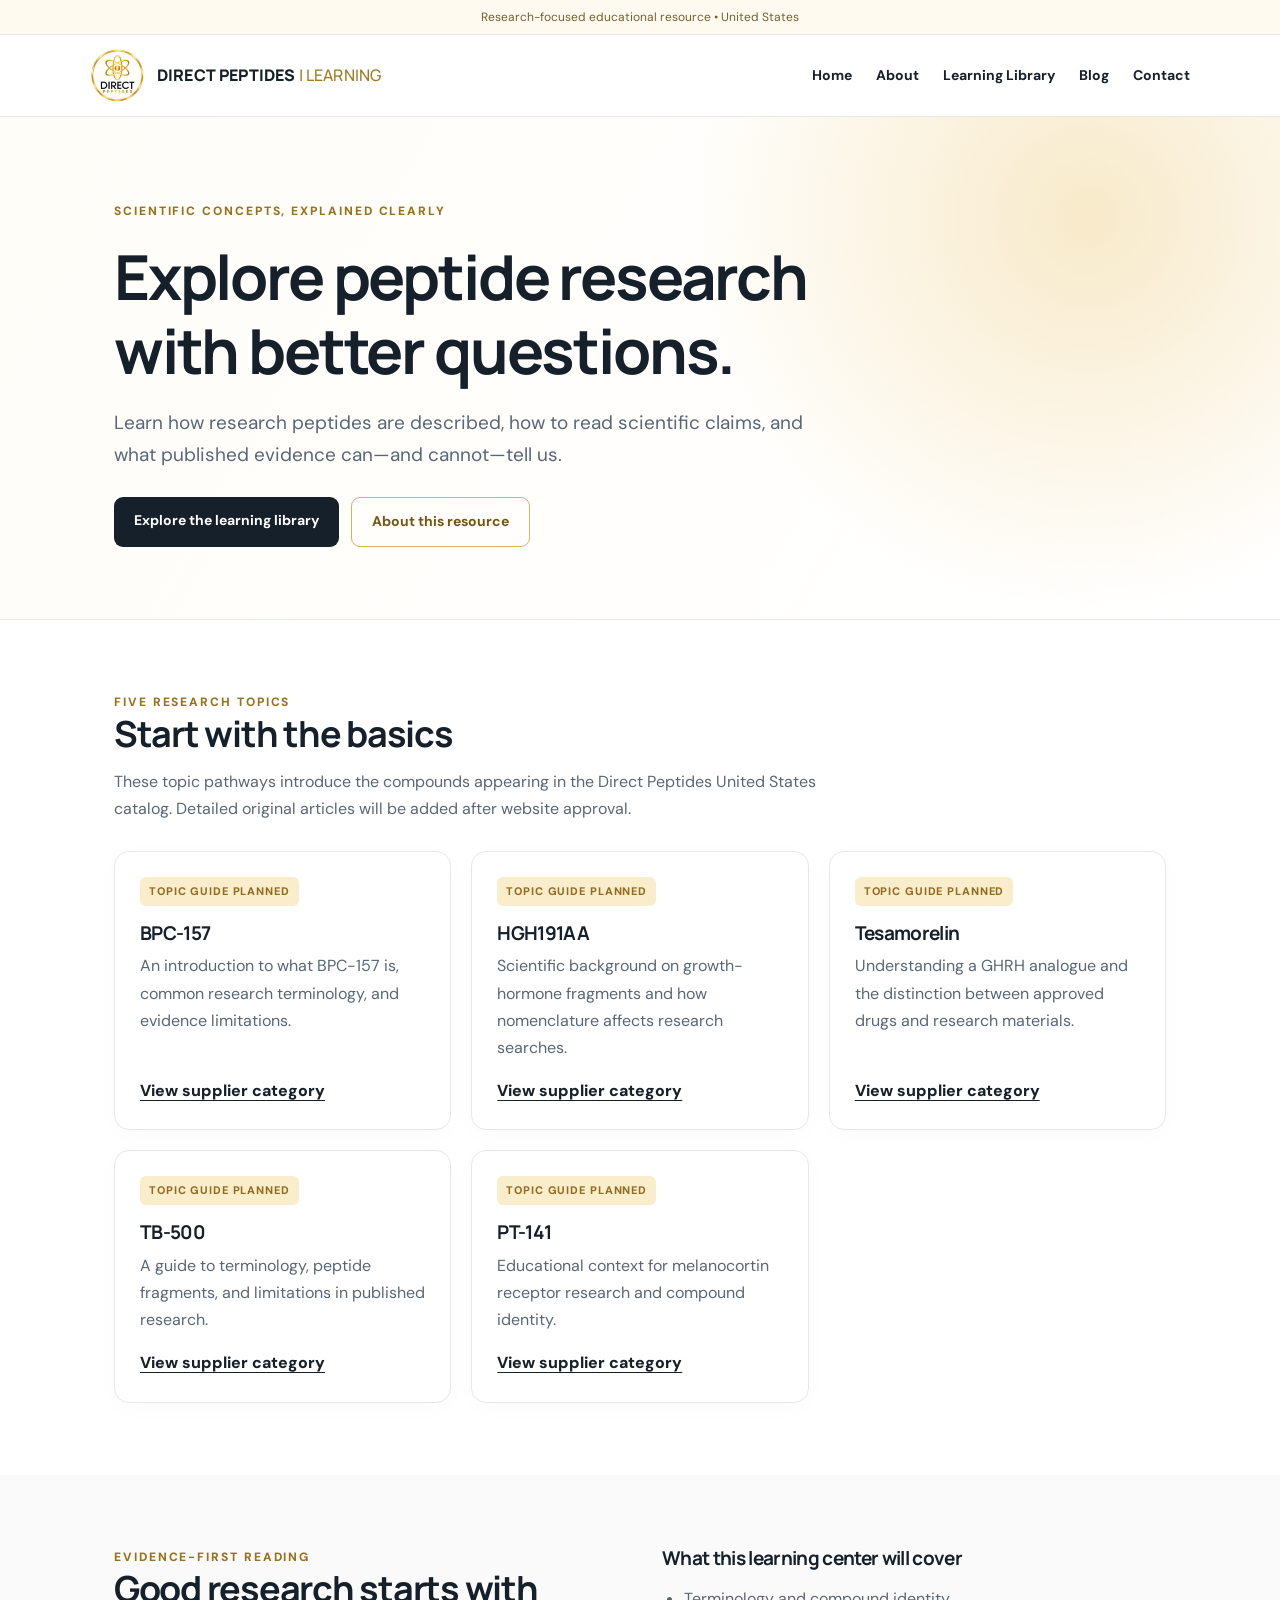
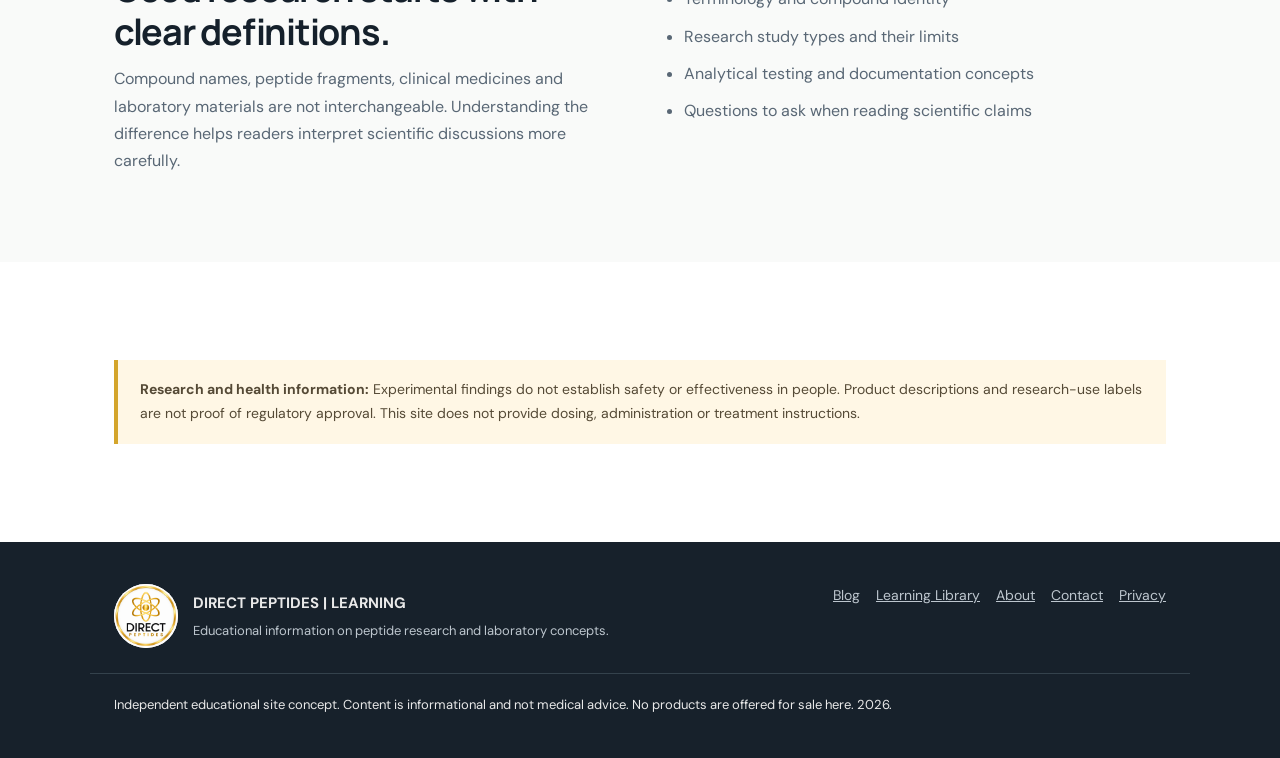
<file: index.html>
<!DOCTYPE html>

<html lang="en"><head><meta charset="utf-8"/><meta content="width=device-width, initial-scale=1" name="viewport"/><title>Direct Peptides Learning Center | Peptide Research Education</title><meta content="A clear educational resource covering peptide research terminology, evidence limits, and scientific reading basics." name="description"/><meta content="index,follow" name="robots"/><link href="styles.css" rel="stylesheet"/><link href="https://directpeptides.github.io/direct-peptides-research.io/index.html" rel="canonical"/><meta content="#d8aa4b" name="theme-color"/><link href="favicon.png" rel="icon" type="image/png"/></head><body><div class="top">Research-focused educational resource • United States</div><header><div class="wrap nav"><a class="brand" href="index.html"><img alt="Direct Peptides Learning Center logo" height="55" src="direct-peptides-circle-400.png" width="55"/><span>DIRECT PEPTIDES <span style="font-weight:500;color:#a47b24">| LEARNING</span></span></a><button aria-expanded="false" aria-label="Toggle navigation" class="hamb" data-menu="">Menu ☰</button><nav aria-label="Main navigation" class="links" data-nav=""><a href="index.html">Home</a><a href="about.html">About</a><a href="library.html">Learning Library</a><a href="blog.html">Blog</a><a href="contact.html">Contact</a></nav></div></header><main><section class="hero"><div class="wrap"><div class="eyebrow">Scientific concepts, explained clearly</div><h1>Explore peptide research with better questions.</h1><p class="lead">Learn how research peptides are described, how to read scientific claims, and what published evidence can—and cannot—tell us.</p><div class="actions"><a class="btn" href="library.html">Explore the learning library</a><a class="btn outline" href="about.html">About this resource</a></div></div></section><section class="section"><div class="wrap"><div class="intro"><div class="eyebrow">Five research topics</div><h2>Start with the basics</h2><p>These topic pathways introduce the compounds appearing in the Direct Peptides United States catalog. Detailed original articles will be added after website approval.</p></div><div class="grid"><article class="card"><span class="tag">Topic guide planned</span><h3>BPC-157</h3><p>An introduction to what BPC-157 is, common research terminology, and evidence limitations.</p><a href="https://united-states.direct-peptides.com/bpc-157-category/" rel="nofollow noopener" target="_blank">View supplier category</a></article><article class="card"><span class="tag">Topic guide planned</span><h3>HGH191AA</h3><p>Scientific background on growth-hormone fragments and how nomenclature affects research searches.</p><a href="https://united-states.direct-peptides.com/hgh191aa-category/" rel="nofollow noopener" target="_blank">View supplier category</a></article><article class="card"><span class="tag">Topic guide planned</span><h3>Tesamorelin</h3><p>Understanding a GHRH analogue and the distinction between approved drugs and research materials.</p><a href="https://united-states.direct-peptides.com/tesamorelin-category/" rel="nofollow noopener" target="_blank">View supplier category</a></article><article class="card"><span class="tag">Topic guide planned</span><h3>TB-500</h3><p>A guide to terminology, peptide fragments, and limitations in published research.</p><a href="https://united-states.direct-peptides.com/tb-500-category/" rel="nofollow noopener" target="_blank">View supplier category</a></article><article class="card"><span class="tag">Topic guide planned</span><h3>PT-141</h3><p>Educational context for melanocortin receptor research and compound identity.</p><a href="https://united-states.direct-peptides.com/pt-141-category/" rel="nofollow noopener" target="_blank">View supplier category</a></article></div></div></section><section class="section alt"><div class="wrap split"><div><div class="eyebrow">Evidence-first reading</div><h2>Good research starts with clear definitions.</h2><p>Compound names, peptide fragments, clinical medicines and laboratory materials are not interchangeable. Understanding the difference helps readers interpret scientific discussions more carefully.</p></div><div><h3>What this learning center will cover</h3><ul class="bullets"><li>Terminology and compound identity</li><li>Research study types and their limits</li><li>Analytical testing and documentation concepts</li><li>Questions to ask when reading scientific claims</li></ul></div></div></section><section class="section"><div class="wrap"><div class="note"><strong>Research and health information:</strong> Experimental findings do not establish safety or effectiveness in people. Product descriptions and research-use labels are not proof of regulatory approval. This site does not provide dosing, administration or treatment instructions.</div></div></section></main><footer><div class="wrap foot"><div><div class="footer-brand"><img alt="Direct Peptides logo" height="64" src="direct-peptides-circle-400.png" width="64"/><div><strong>DIRECT PEPTIDES | LEARNING</strong><p class="small">Educational information on peptide research and laboratory concepts.</p></div></div></div><div class="footlinks"><a href="blog.html">Blog</a><a href="library.html">Learning Library</a><a href="about.html">About</a><a href="contact.html">Contact</a><a href="privacy.html">Privacy</a></div></div><div class="wrap small" style="border-top:1px solid #34424c;padding-top:20px;margin-top:25px">Independent educational site concept. Content is informational and not medical advice. No products are offered for sale here. 2026.</div></footer><script defer="" src="script.js"></script></body></html>
</file>
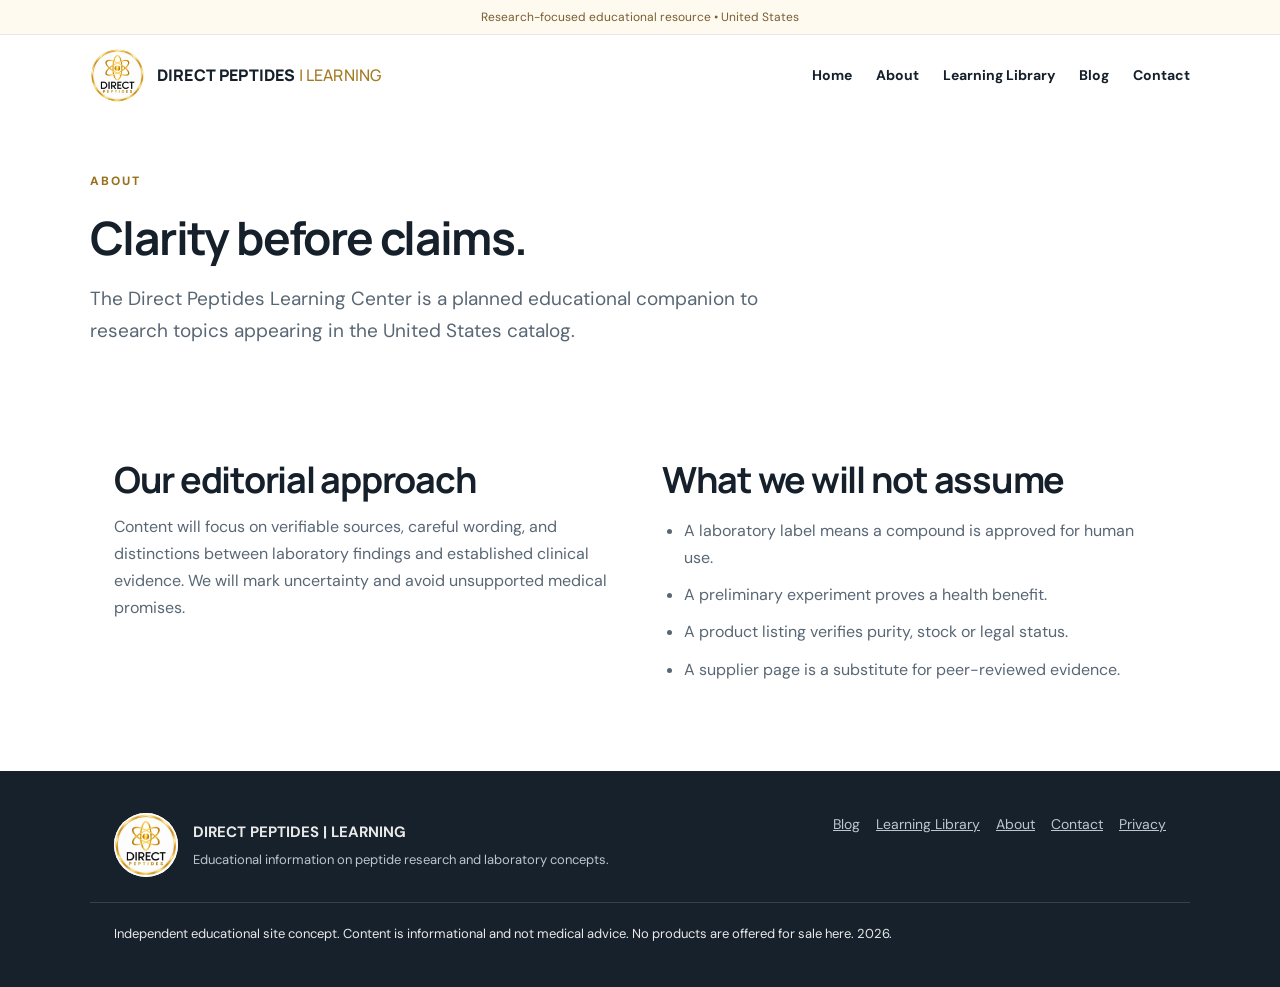
<file: about.html>
<!DOCTYPE html>

<html lang="en"><head><meta charset="utf-8"/><meta content="width=device-width, initial-scale=1" name="viewport"/><title>About | Direct Peptides Learning Center</title><meta content="Learn about the editorial principles and research focus behind this educational resource." name="description"/><meta content="index,follow" name="robots"/><link href="styles.css" rel="stylesheet"/><link href="https://directpeptides.github.io/direct-peptides-research.io/about.html" rel="canonical"/><link href="favicon.png" rel="icon" type="image/png"/></head><body><div class="top">Research-focused educational resource • United States</div><header><div class="wrap nav"><a class="brand" href="index.html"><img alt="Direct Peptides Learning Center logo" height="55" src="direct-peptides-circle-400.png" width="55"/><span>DIRECT PEPTIDES <span style="font-weight:500;color:#a47b24">| LEARNING</span></span></a><button aria-expanded="false" aria-label="Toggle navigation" class="hamb" data-menu="">Menu ☰</button><nav aria-label="Main navigation" class="links" data-nav=""><a href="index.html">Home</a><a href="about.html">About</a><a href="library.html">Learning Library</a><a href="blog.html">Blog</a><a href="contact.html">Contact</a></nav></div></header><main><section class="pagehead wrap"><div class="eyebrow">About</div><h1>Clarity before claims.</h1><p class="lead">The Direct Peptides Learning Center is a planned educational companion to research topics appearing in the United States catalog.</p></section><section class="section"><div class="wrap split"><div><h2>Our editorial approach</h2><p>Content will focus on verifiable sources, careful wording, and distinctions between laboratory findings and established clinical evidence. We will mark uncertainty and avoid unsupported medical promises.</p></div><div><h2>What we will not assume</h2><ul class="bullets"><li>A laboratory label means a compound is approved for human use.</li><li>A preliminary experiment proves a health benefit.</li><li>A product listing verifies purity, stock or legal status.</li><li>A supplier page is a substitute for peer-reviewed evidence.</li></ul></div></div></section></main><footer><div class="wrap foot"><div><div class="footer-brand"><img alt="Direct Peptides logo" height="64" src="direct-peptides-circle-400.png" width="64"/><div><strong>DIRECT PEPTIDES | LEARNING</strong><p class="small">Educational information on peptide research and laboratory concepts.</p></div></div></div><div class="footlinks"><a href="blog.html">Blog</a><a href="library.html">Learning Library</a><a href="about.html">About</a><a href="contact.html">Contact</a><a href="privacy.html">Privacy</a></div></div><div class="wrap small" style="border-top:1px solid #34424c;padding-top:20px;margin-top:25px">Independent educational site concept. Content is informational and not medical advice. No products are offered for sale here. 2026.</div></footer><script defer="" src="script.js"></script></body></html>
</file>
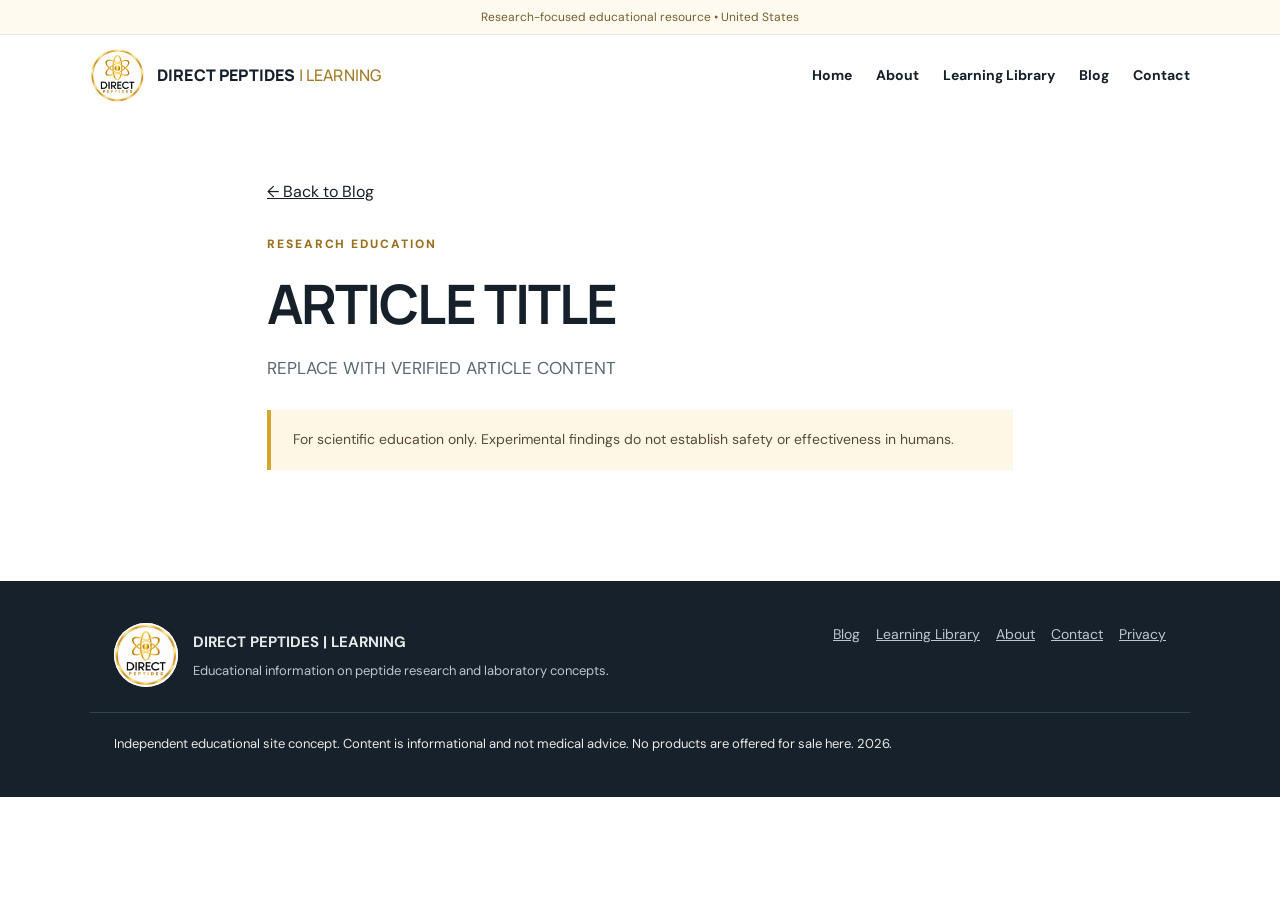
<file: article-template.html>
<!doctype html><html lang="en"><head><meta charset="utf-8"><meta name="viewport" content="width=device-width,initial-scale=1"><title>ARTICLE TITLE | Direct Peptides Learning Center</title><meta name="description" content="ADD UNIQUE META DESCRIPTION"><link rel="canonical" href="https://directpeptides.github.io/direct-peptides-research.io/post-your-topic.html"><link rel="icon" type="image/png" href="favicon.png"><link rel="stylesheet" href="styles.css"></head><body><div class="top">Research-focused educational resource • United States</div><header><div class="wrap nav"><a class="brand" href="index.html"><img alt="Direct Peptides Learning Center logo" height="55" src="direct-peptides-circle-400.png" width="55"/><span>DIRECT PEPTIDES <span style="font-weight:500;color:#a47b24">| LEARNING</span></span></a><button aria-expanded="false" aria-label="Toggle navigation" class="hamb" data-menu="">Menu ☰</button><nav aria-label="Main navigation" class="links" data-nav=""><a href="index.html">Home</a><a href="about.html">About</a><a href="library.html">Learning Library</a><a href="blog.html">Blog</a><a href="contact.html">Contact</a></nav></div></header><main><article class="article-layout"><a class="article-return" href="blog.html">← Back to Blog</a><div class="eyebrow">Research education</div><h1>ARTICLE TITLE</h1><div class="article-body"><p>REPLACE WITH VERIFIED ARTICLE CONTENT</p></div><div class="note">For scientific education only. Experimental findings do not establish safety or effectiveness in humans.</div></article></main><footer><div class="wrap foot"><div><div class="footer-brand"><img alt="Direct Peptides logo" height="64" src="direct-peptides-circle-400.png" width="64"/><div><strong>DIRECT PEPTIDES | LEARNING</strong><p class="small">Educational information on peptide research and laboratory concepts.</p></div></div></div><div class="footlinks"><a href="blog.html">Blog</a><a href="library.html">Learning Library</a><a href="about.html">About</a><a href="contact.html">Contact</a><a href="privacy.html">Privacy</a></div></div><div class="wrap small" style="border-top:1px solid #34424c;padding-top:20px;margin-top:25px">Independent educational site concept. Content is informational and not medical advice. No products are offered for sale here. 2026.</div></footer><script src="script.js" defer></script></body></html>
</file>
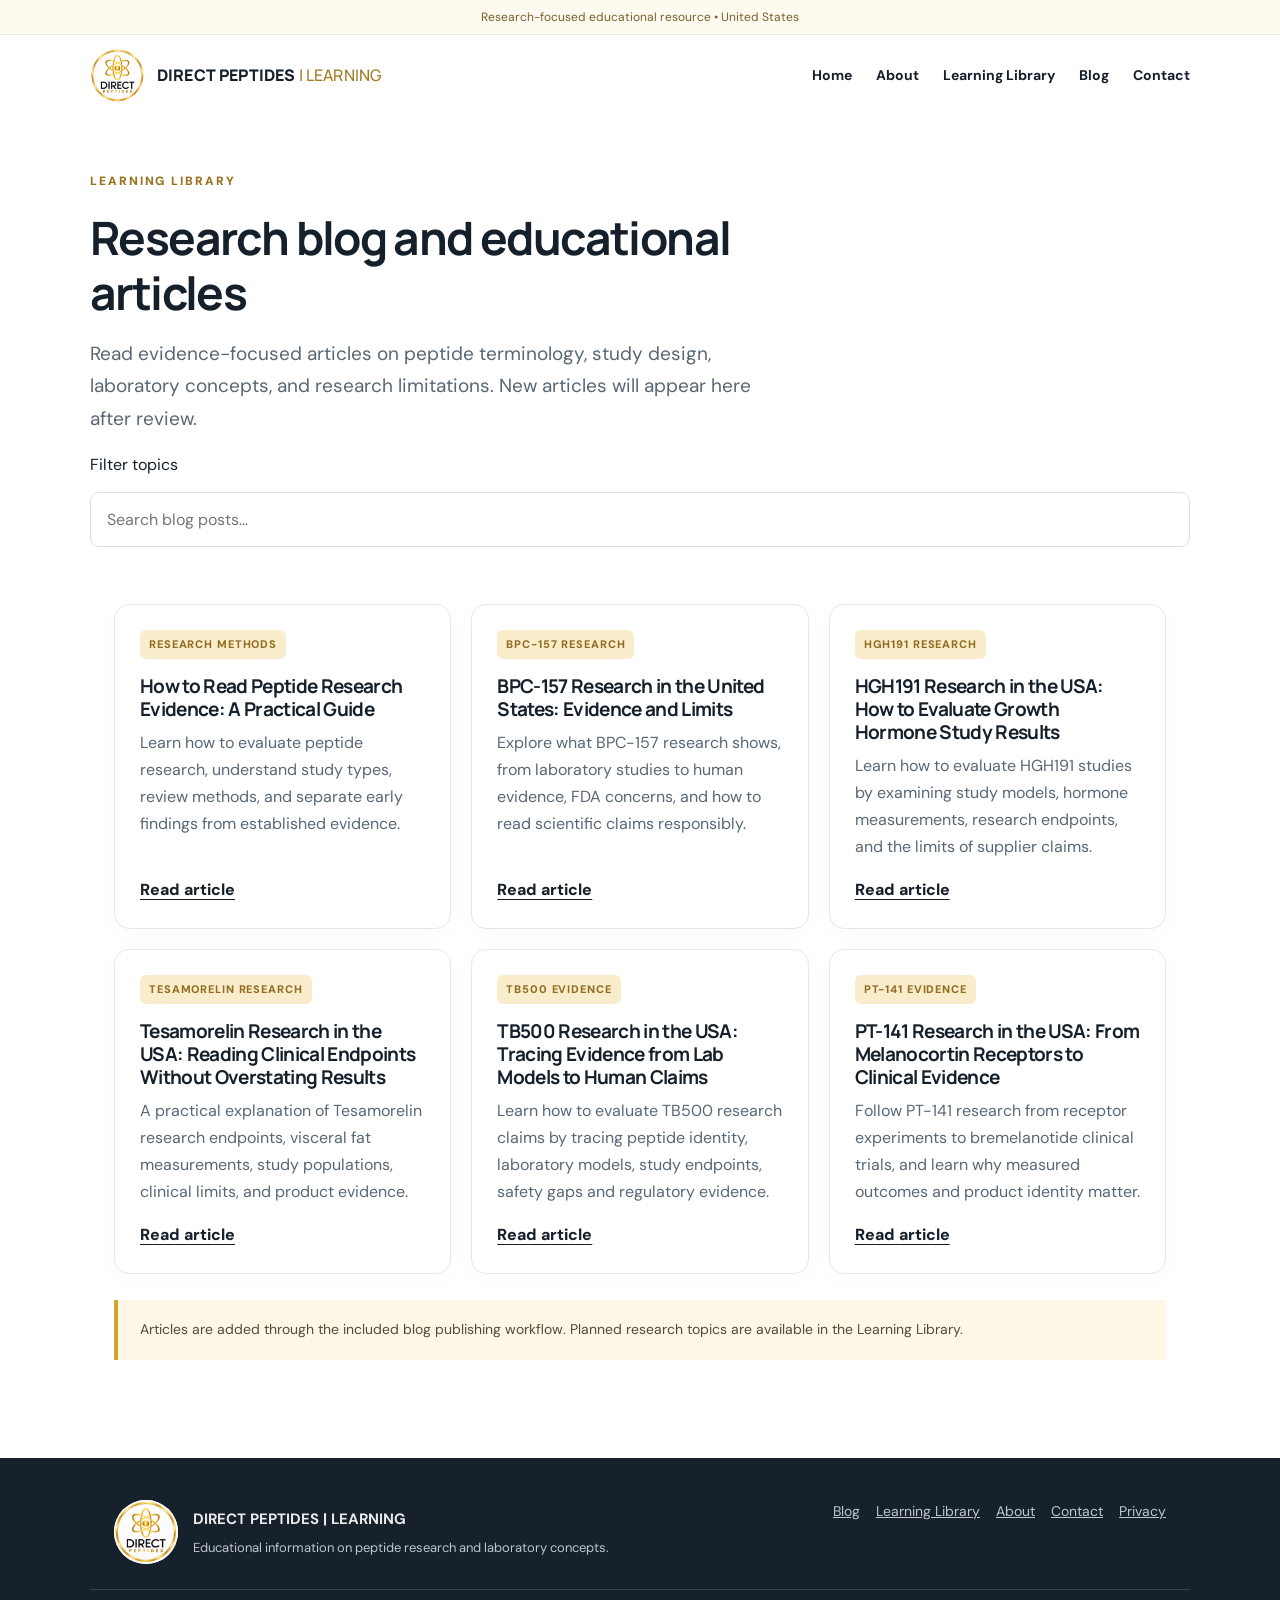
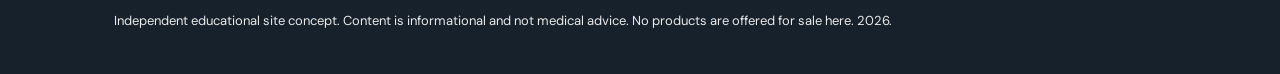
<file: blog.html>
<!DOCTYPE html>

<html lang="en"><head><meta charset="utf-8"/><meta content="width=device-width, initial-scale=1" name="viewport"/><title>Research Blog | Direct Peptides Learning Center</title><meta content="Browse planned peptide research education topics and scientific methodology resources." name="description"/><meta content="index,follow" name="robots"/><link href="styles.css" rel="stylesheet"/><link href="https://directpeptides.github.io/direct-peptides-research.io/blog.html" rel="canonical"/><link href="favicon.png" rel="icon" type="image/png"/></head><body><div class="top">Research-focused educational resource • United States</div><header><div class="wrap nav"><a class="brand" href="index.html"><img alt="Direct Peptides Learning Center logo" height="55" src="direct-peptides-circle-400.png" width="55"/><span>DIRECT PEPTIDES <span style="font-weight:500;color:#a47b24">| LEARNING</span></span></a><button aria-expanded="false" aria-label="Toggle navigation" class="hamb" data-menu="">Menu ☰</button><nav aria-label="Main navigation" class="links" data-nav=""><a href="index.html">Home</a><a href="about.html">About</a><a href="library.html">Learning Library</a><a href="blog.html">Blog</a><a href="contact.html">Contact</a></nav></div></header><main><section class="pagehead wrap"><div class="eyebrow">Learning Library</div><h1>Research blog and educational articles</h1><p class="lead">Read evidence-focused articles on peptide terminology, study design, laboratory concepts, and research limitations. New articles will appear here after review.</p><label for="filter">Filter topics</label><input autocomplete="off" class="search" data-filter="" id="filter" placeholder="Search blog posts..." type="search"/></section><section class="section" style="padding-top:10px"><div class="wrap"><div class="grid" id="article-grid"><!-- BLOG_CARDS_START -->
<article class="card" data-item><span class="tag">Research methods</span><h3>How to Read Peptide Research Evidence: A Practical Guide</h3><p>Learn how to evaluate peptide research, understand study types, review methods, and separate early findings from established evidence.</p><a href="post-how-to-read-peptide-research-evidence.html">Read article</a></article>
<article class="card" data-item><span class="tag">BPC-157 research</span><h3>BPC-157 Research in the United States: Evidence and Limits</h3><p>Explore what BPC-157 research shows, from laboratory studies to human evidence, FDA concerns, and how to read scientific claims responsibly.</p><a href="post-bpc-157-research-evidence-united-states.html">Read article</a></article>
<article class="card" data-item><span class="tag">HGH191 research</span><h3>HGH191 Research in the USA: How to Evaluate Growth Hormone Study Results</h3><p>Learn how to evaluate HGH191 studies by examining study models, hormone measurements, research endpoints, and the limits of supplier claims.</p><a href="post-hgh191-study-design-evidence-usa.html">Read article</a></article>
<article class="card" data-item><span class="tag">Tesamorelin research</span><h3>Tesamorelin Research in the USA: Reading Clinical Endpoints Without Overstating Results</h3><p>A practical explanation of Tesamorelin research endpoints, visceral fat measurements, study populations, clinical limits, and product evidence.</p><a href="post-tesamorelin-reading-clinical-endpoints-usa.html">Read article</a></article>
<article class="card" data-item><span class="tag">TB500 evidence</span><h3>TB500 Research in the USA: Tracing Evidence from Lab Models to Human Claims</h3><p>Learn how to evaluate TB500 research claims by tracing peptide identity, laboratory models, study endpoints, safety gaps and regulatory evidence.</p><a href="post-tb500-evidence-trail-laboratory-to-human-claims-usa.html">Read article</a></article>
<article class="card" data-item><span class="tag">PT-141 evidence</span><h3>PT-141 Research in the USA: From Melanocortin Receptors to Clinical Evidence</h3><p>Follow PT-141 research from receptor experiments to bremelanotide clinical trials, and learn why measured outcomes and product identity matter.</p><a href="post-pt141-reading-melanocortin-research-evidence-usa.html">Read article</a></article>
<!-- BLOG_CARDS_END --></div><p data-empty="" hidden="">No published blog posts match your search.</p><div class="note">Articles are added through the included blog publishing workflow. Planned research topics are available in the Learning Library.</div></div></section></main><footer><div class="wrap foot"><div><div class="footer-brand"><img alt="Direct Peptides logo" height="64" src="direct-peptides-circle-400.png" width="64"/><div><strong>DIRECT PEPTIDES | LEARNING</strong><p class="small">Educational information on peptide research and laboratory concepts.</p></div></div></div><div class="footlinks"><a href="blog.html">Blog</a><a href="library.html">Learning Library</a><a href="about.html">About</a><a href="contact.html">Contact</a><a href="privacy.html">Privacy</a></div></div><div class="wrap small" style="border-top:1px solid #34424c;padding-top:20px;margin-top:25px">Independent educational site concept. Content is informational and not medical advice. No products are offered for sale here. 2026.</div></footer><script defer="" src="script.js"></script></body></html>
</file>
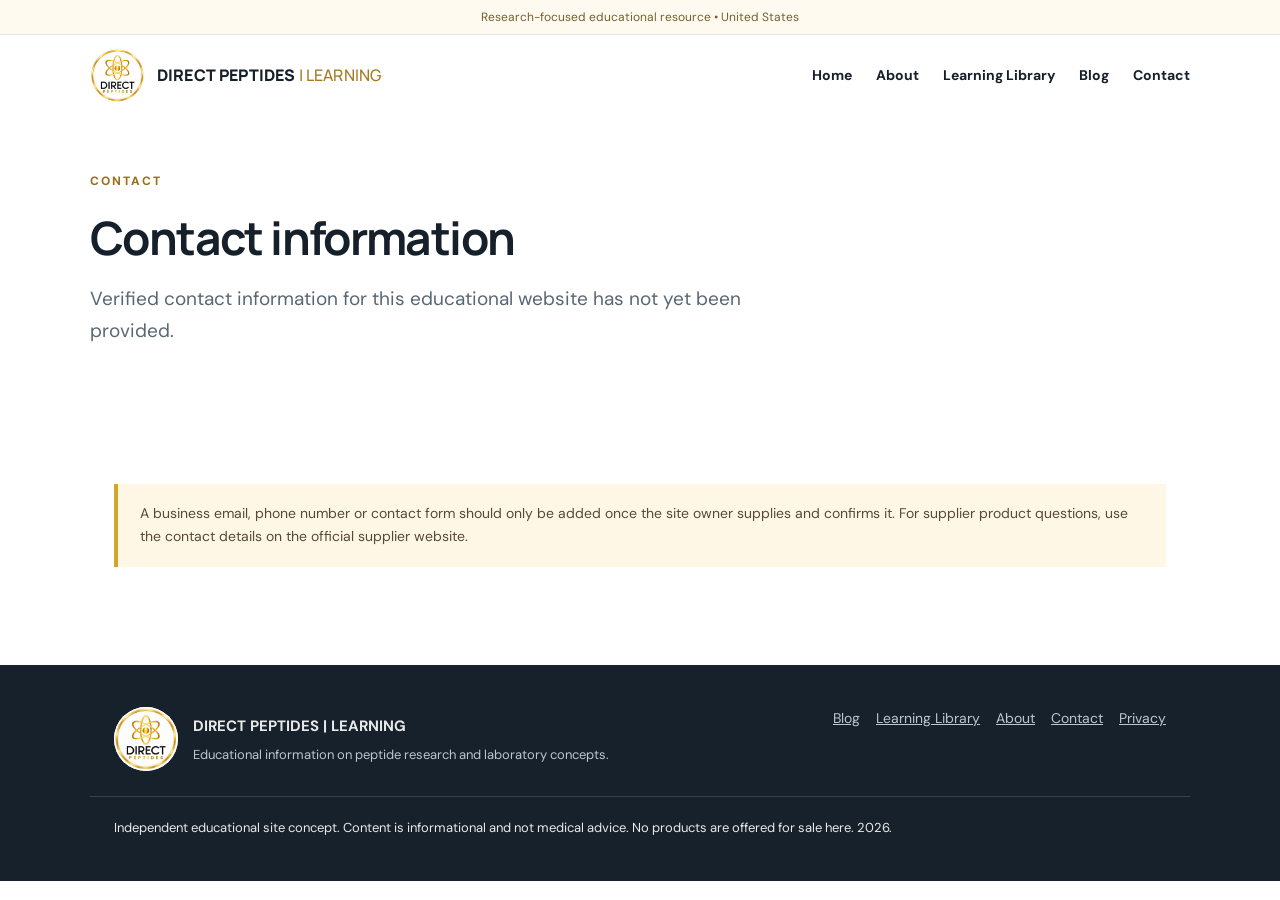
<file: contact.html>
<!DOCTYPE html>

<html lang="en"><head><meta charset="utf-8"/><meta content="width=device-width, initial-scale=1" name="viewport"/><title>Contact | Direct Peptides Learning Center</title><meta content="Contact page and verification notice for the Direct Peptides educational website." name="description"/><meta content="index,follow" name="robots"/><link href="styles.css" rel="stylesheet"/><link href="https://directpeptides.github.io/direct-peptides-research.io/contact.html" rel="canonical"/><link href="favicon.png" rel="icon" type="image/png"/></head><body><div class="top">Research-focused educational resource • United States</div><header><div class="wrap nav"><a class="brand" href="index.html"><img alt="Direct Peptides Learning Center logo" height="55" src="direct-peptides-circle-400.png" width="55"/><span>DIRECT PEPTIDES <span style="font-weight:500;color:#a47b24">| LEARNING</span></span></a><button aria-expanded="false" aria-label="Toggle navigation" class="hamb" data-menu="">Menu ☰</button><nav aria-label="Main navigation" class="links" data-nav=""><a href="index.html">Home</a><a href="about.html">About</a><a href="library.html">Learning Library</a><a href="blog.html">Blog</a><a href="contact.html">Contact</a></nav></div></header><main><section class="pagehead wrap"><div class="eyebrow">Contact</div><h1>Contact information</h1><p class="lead">Verified contact information for this educational website has not yet been provided.</p></section><section class="section"><div class="wrap"><div class="note">A business email, phone number or contact form should only be added once the site owner supplies and confirms it. For supplier product questions, use the contact details on the official supplier website.</div></div></section></main><footer><div class="wrap foot"><div><div class="footer-brand"><img alt="Direct Peptides logo" height="64" src="direct-peptides-circle-400.png" width="64"/><div><strong>DIRECT PEPTIDES | LEARNING</strong><p class="small">Educational information on peptide research and laboratory concepts.</p></div></div></div><div class="footlinks"><a href="blog.html">Blog</a><a href="library.html">Learning Library</a><a href="about.html">About</a><a href="contact.html">Contact</a><a href="privacy.html">Privacy</a></div></div><div class="wrap small" style="border-top:1px solid #34424c;padding-top:20px;margin-top:25px">Independent educational site concept. Content is informational and not medical advice. No products are offered for sale here. 2026.</div></footer><script defer="" src="script.js"></script></body></html>
</file>
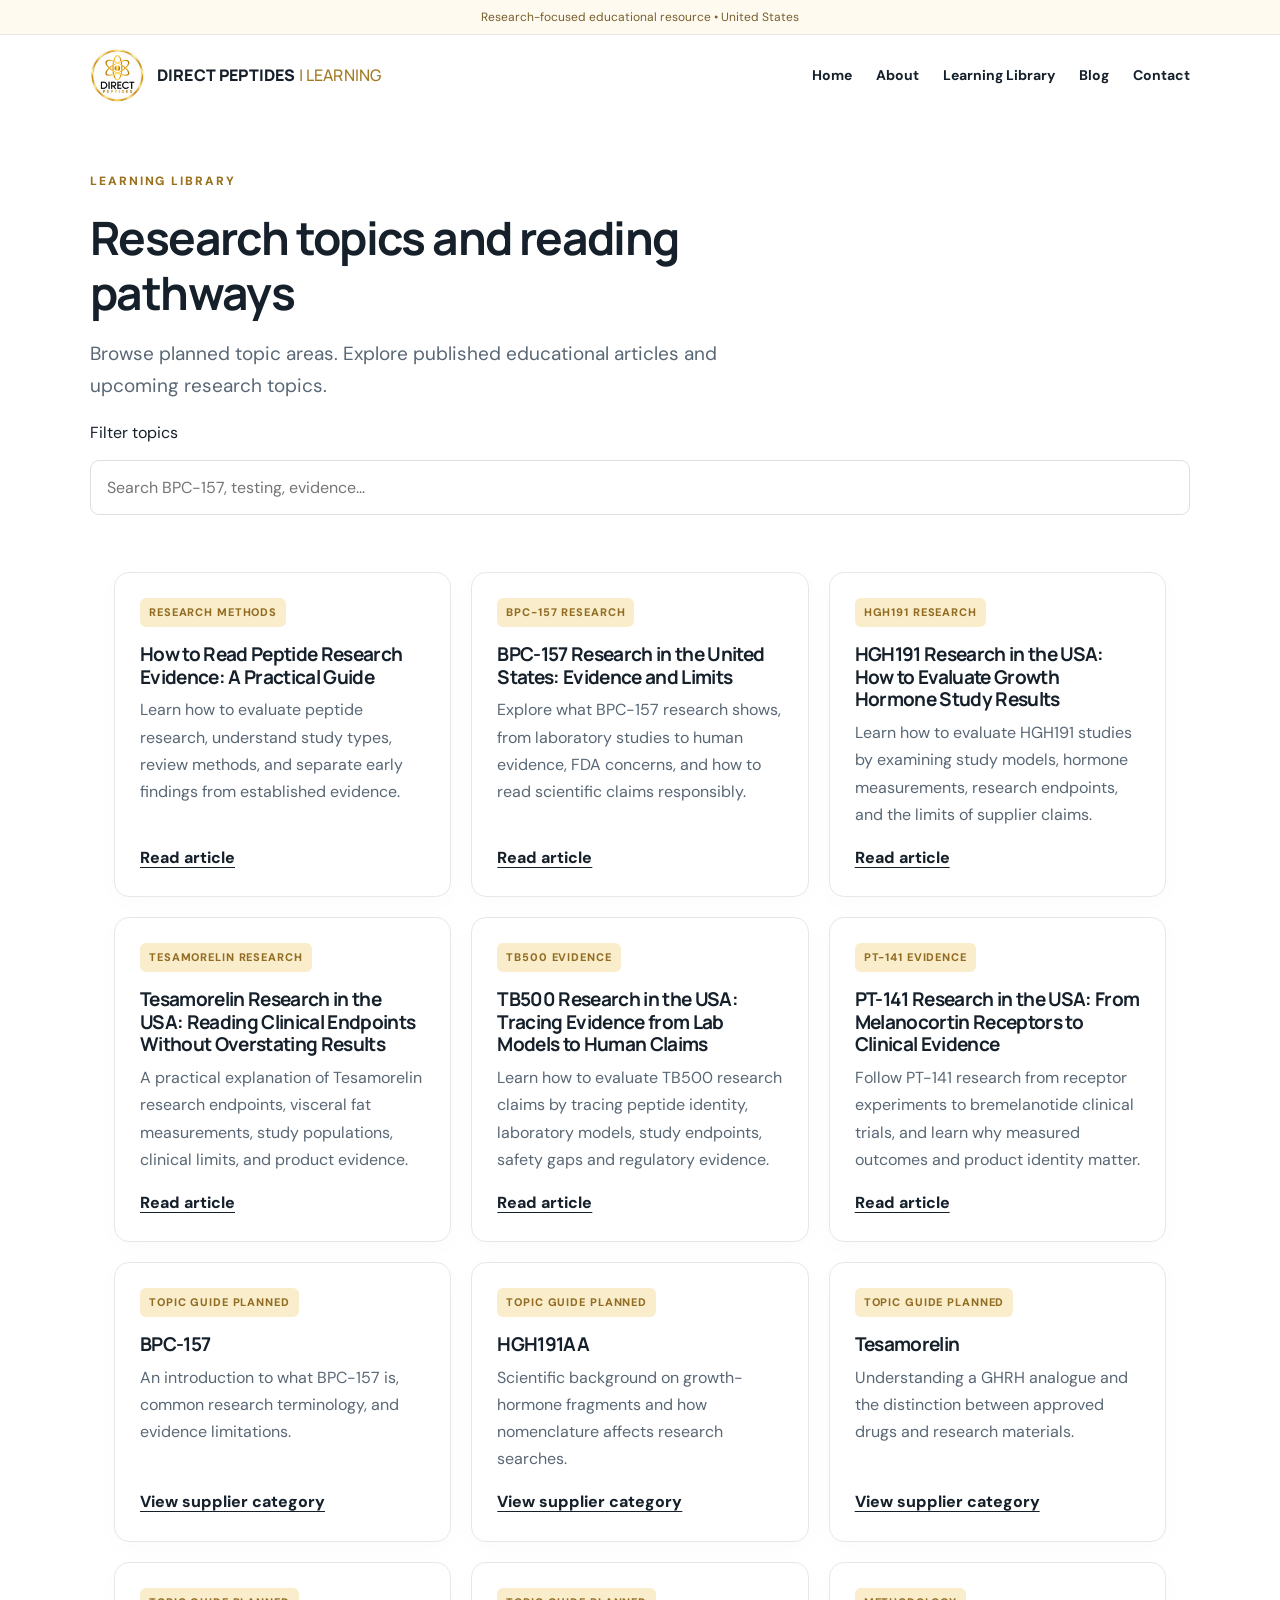
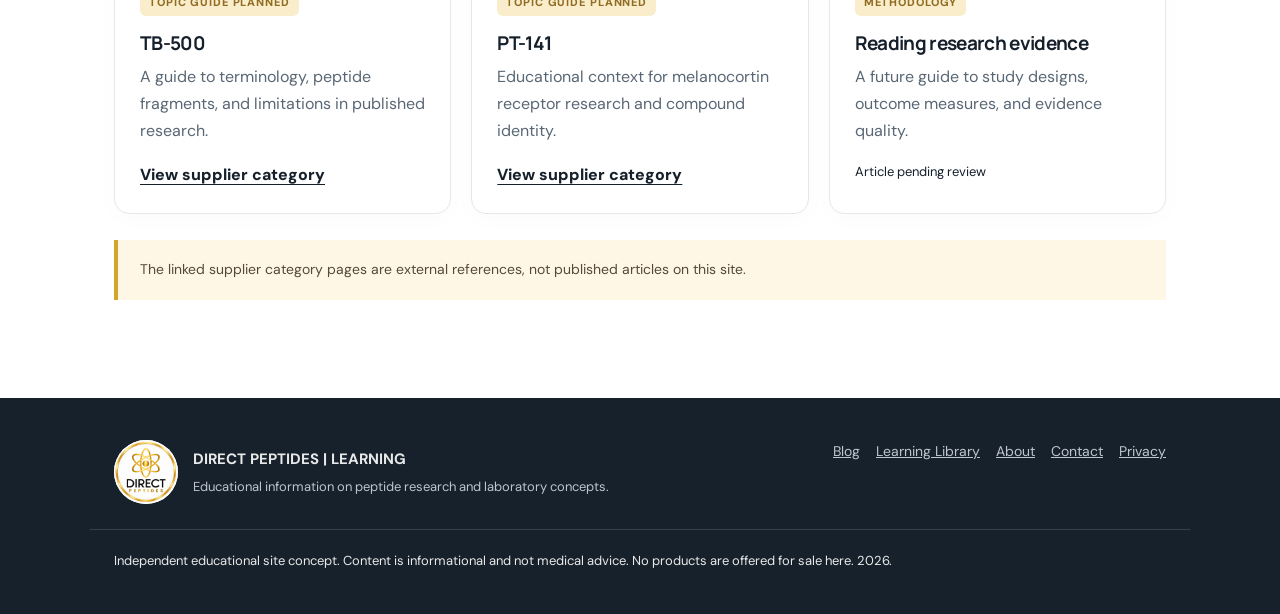
<file: library.html>
<!DOCTYPE html>

<html lang="en"><head><meta charset="utf-8"/><meta content="width=device-width, initial-scale=1" name="viewport"/><title>Learning Library | Direct Peptides</title><meta content="Browse planned peptide research education topics and scientific methodology resources." name="description"/><meta content="index,follow" name="robots"/><link href="styles.css" rel="stylesheet"/><link href="https://directpeptides.github.io/direct-peptides-research.io/library.html" rel="canonical"/><link href="favicon.png" rel="icon" type="image/png"/></head><body><div class="top">Research-focused educational resource • United States</div><header><div class="wrap nav"><a class="brand" href="index.html"><img alt="Direct Peptides Learning Center logo" height="55" src="direct-peptides-circle-400.png" width="55"/><span>DIRECT PEPTIDES <span style="font-weight:500;color:#a47b24">| LEARNING</span></span></a><button aria-expanded="false" aria-label="Toggle navigation" class="hamb" data-menu="">Menu ☰</button><nav aria-label="Main navigation" class="links" data-nav=""><a href="index.html">Home</a><a href="about.html">About</a><a href="library.html">Learning Library</a><a href="blog.html">Blog</a><a href="contact.html">Contact</a></nav></div></header><main><section class="pagehead wrap"><div class="eyebrow">Learning Library</div><h1>Research topics and reading pathways</h1><p class="lead">Browse planned topic areas. Explore published educational articles and upcoming research topics.</p><label for="filter">Filter topics</label><input autocomplete="off" class="search" data-filter="" id="filter" placeholder="Search BPC-157, testing, evidence..." type="search"/></section><section class="section" style="padding-top:10px"><div class="wrap"><div class="grid" id="article-grid">
<!-- BLOG_CARDS_START -->
<article class="card" data-item><span class="tag">Research methods</span><h3>How to Read Peptide Research Evidence: A Practical Guide</h3><p>Learn how to evaluate peptide research, understand study types, review methods, and separate early findings from established evidence.</p><a href="post-how-to-read-peptide-research-evidence.html">Read article</a></article>
<article class="card" data-item><span class="tag">BPC-157 research</span><h3>BPC-157 Research in the United States: Evidence and Limits</h3><p>Explore what BPC-157 research shows, from laboratory studies to human evidence, FDA concerns, and how to read scientific claims responsibly.</p><a href="post-bpc-157-research-evidence-united-states.html">Read article</a></article>
<article class="card" data-item><span class="tag">HGH191 research</span><h3>HGH191 Research in the USA: How to Evaluate Growth Hormone Study Results</h3><p>Learn how to evaluate HGH191 studies by examining study models, hormone measurements, research endpoints, and the limits of supplier claims.</p><a href="post-hgh191-study-design-evidence-usa.html">Read article</a></article>
<article class="card" data-item><span class="tag">Tesamorelin research</span><h3>Tesamorelin Research in the USA: Reading Clinical Endpoints Without Overstating Results</h3><p>A practical explanation of Tesamorelin research endpoints, visceral fat measurements, study populations, clinical limits, and product evidence.</p><a href="post-tesamorelin-reading-clinical-endpoints-usa.html">Read article</a></article>
<article class="card" data-item><span class="tag">TB500 evidence</span><h3>TB500 Research in the USA: Tracing Evidence from Lab Models to Human Claims</h3><p>Learn how to evaluate TB500 research claims by tracing peptide identity, laboratory models, study endpoints, safety gaps and regulatory evidence.</p><a href="post-tb500-evidence-trail-laboratory-to-human-claims-usa.html">Read article</a></article>
<article class="card" data-item><span class="tag">PT-141 evidence</span><h3>PT-141 Research in the USA: From Melanocortin Receptors to Clinical Evidence</h3><p>Follow PT-141 research from receptor experiments to bremelanotide clinical trials, and learn why measured outcomes and product identity matter.</p><a href="post-pt141-reading-melanocortin-research-evidence-usa.html">Read article</a></article>
<!-- BLOG_CARDS_END --><article class="card" data-item=""><span class="tag">Topic guide planned</span><h3>BPC-157</h3><p>An introduction to what BPC-157 is, common research terminology, and evidence limitations.</p><a href="https://united-states.direct-peptides.com/bpc-157-category/" rel="nofollow noopener" target="_blank">View supplier category</a></article><article class="card" data-item=""><span class="tag">Topic guide planned</span><h3>HGH191AA</h3><p>Scientific background on growth-hormone fragments and how nomenclature affects research searches.</p><a href="https://united-states.direct-peptides.com/hgh191aa-category/" rel="nofollow noopener" target="_blank">View supplier category</a></article><article class="card" data-item=""><span class="tag">Topic guide planned</span><h3>Tesamorelin</h3><p>Understanding a GHRH analogue and the distinction between approved drugs and research materials.</p><a href="https://united-states.direct-peptides.com/tesamorelin-category/" rel="nofollow noopener" target="_blank">View supplier category</a></article><article class="card" data-item=""><span class="tag">Topic guide planned</span><h3>TB-500</h3><p>A guide to terminology, peptide fragments, and limitations in published research.</p><a href="https://united-states.direct-peptides.com/tb-500-category/" rel="nofollow noopener" target="_blank">View supplier category</a></article><article class="card" data-item=""><span class="tag">Topic guide planned</span><h3>PT-141</h3><p>Educational context for melanocortin receptor research and compound identity.</p><a href="https://united-states.direct-peptides.com/pt-141-category/" rel="nofollow noopener" target="_blank">View supplier category</a></article><article class="card" data-item=""><span class="tag">Methodology</span><h3>Reading research evidence</h3><p>A future guide to study designs, outcome measures, and evidence quality.</p><span class="small">Article pending review</span></article></div><p data-empty="" hidden="">No matching topics found.</p><div class="note">The linked supplier category pages are external references, not published articles on this site.</div></div></section></main><footer><div class="wrap foot"><div><div class="footer-brand"><img alt="Direct Peptides logo" height="64" src="direct-peptides-circle-400.png" width="64"/><div><strong>DIRECT PEPTIDES | LEARNING</strong><p class="small">Educational information on peptide research and laboratory concepts.</p></div></div></div><div class="footlinks"><a href="blog.html">Blog</a><a href="library.html">Learning Library</a><a href="about.html">About</a><a href="contact.html">Contact</a><a href="privacy.html">Privacy</a></div></div><div class="wrap small" style="border-top:1px solid #34424c;padding-top:20px;margin-top:25px">Independent educational site concept. Content is informational and not medical advice. No products are offered for sale here. 2026.</div></footer><script defer="" src="script.js"></script></body></html>
</file>
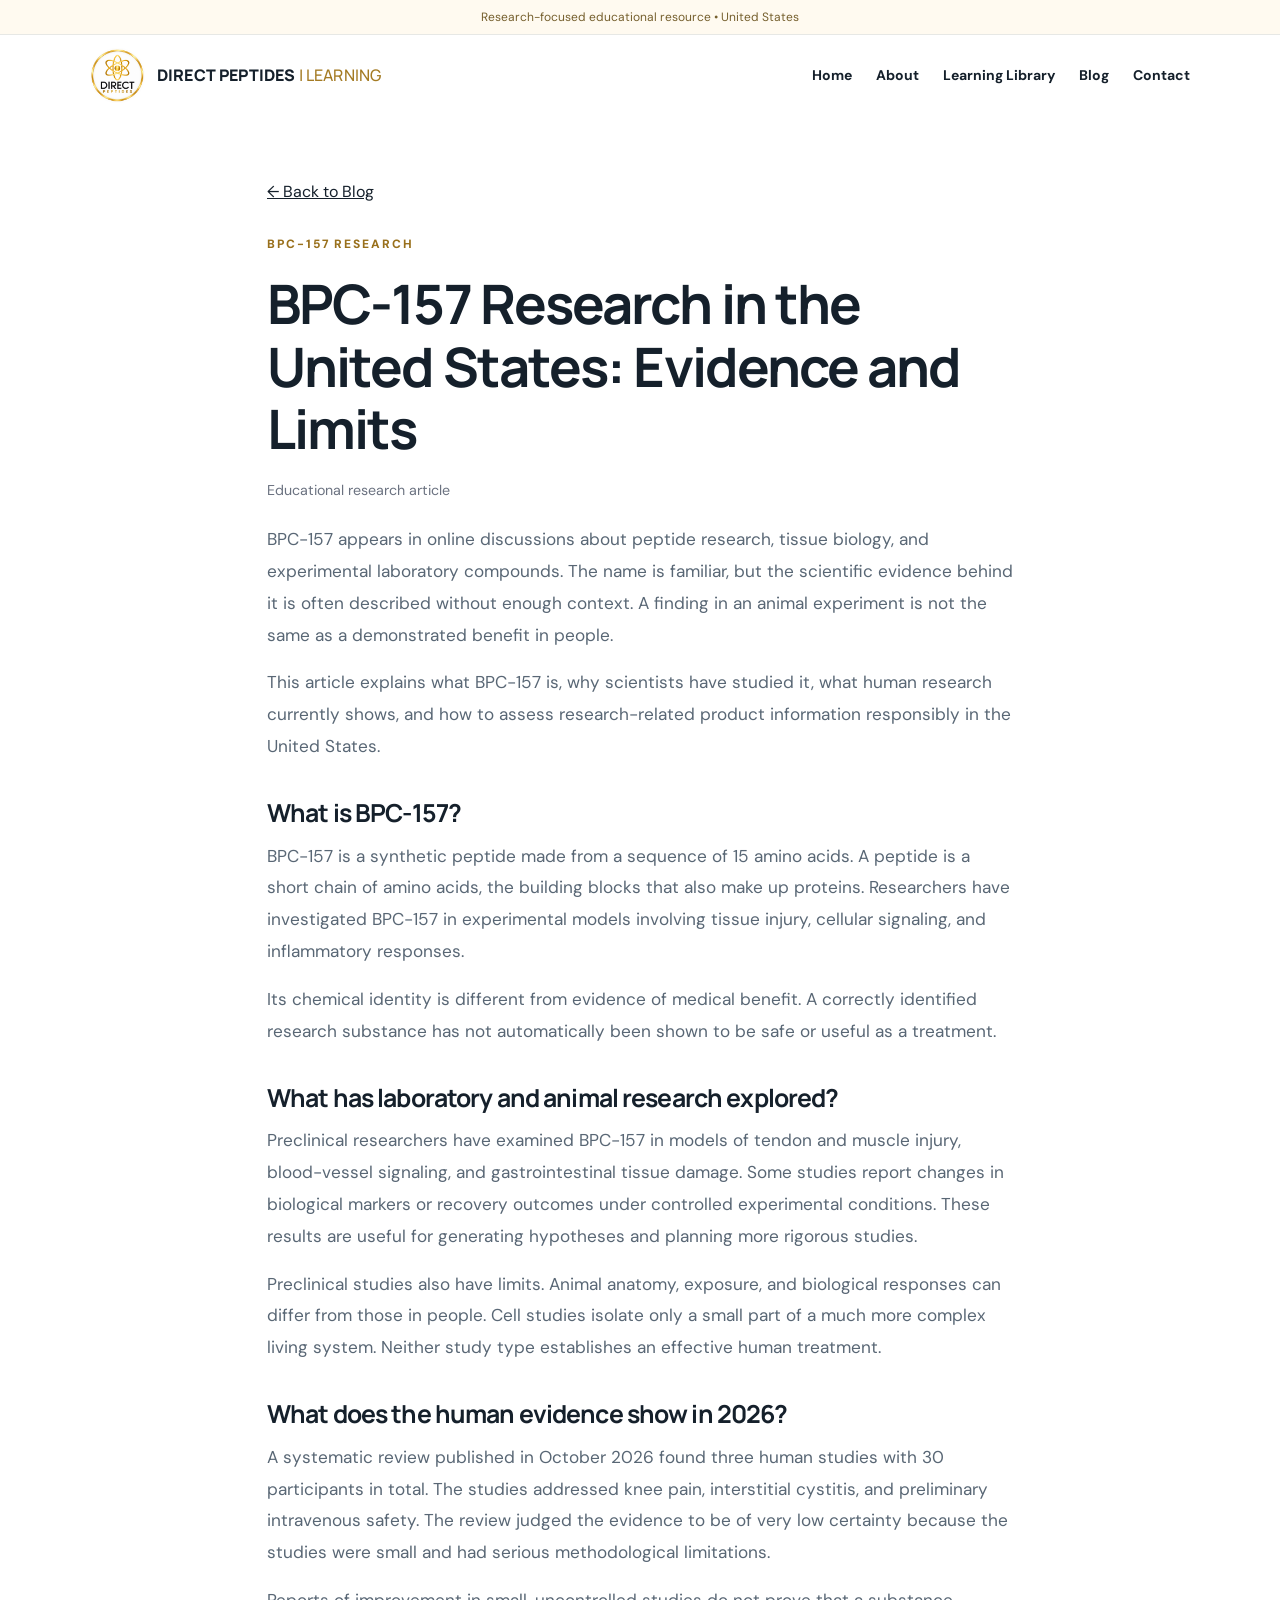
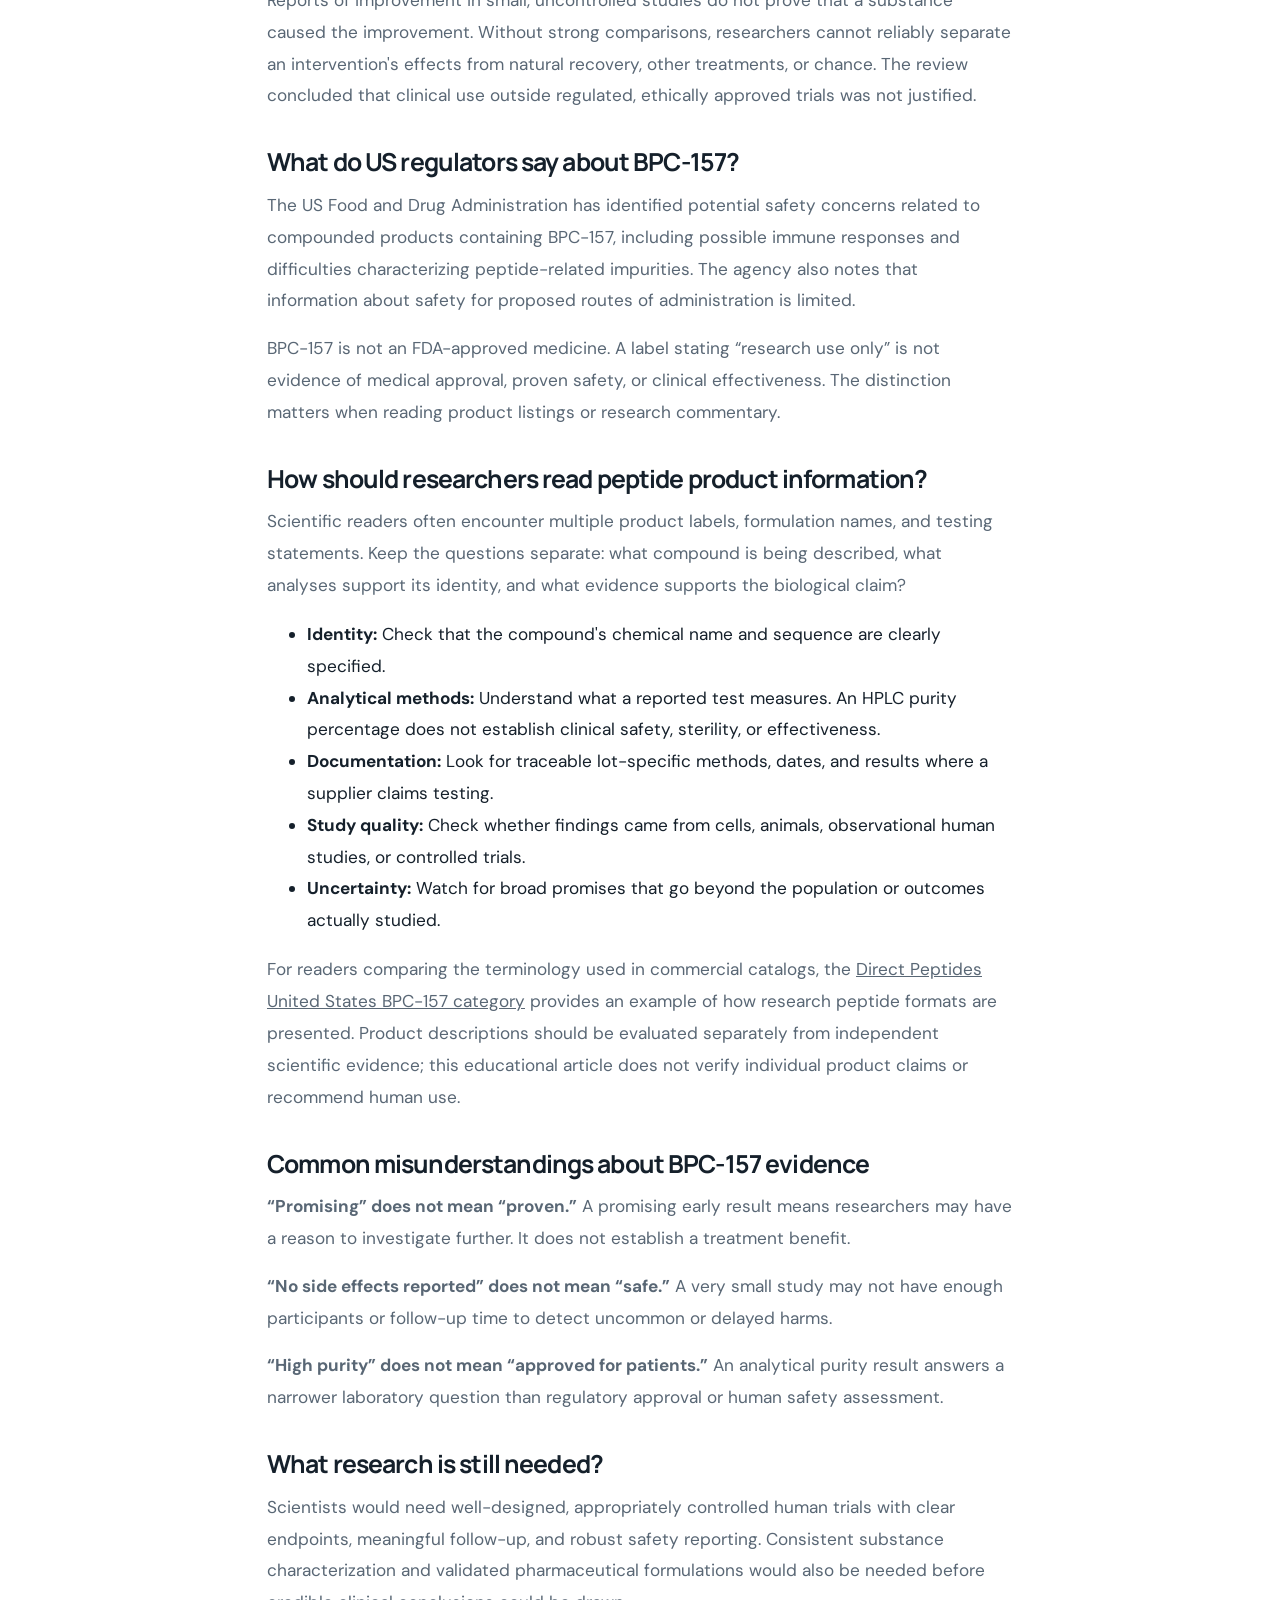
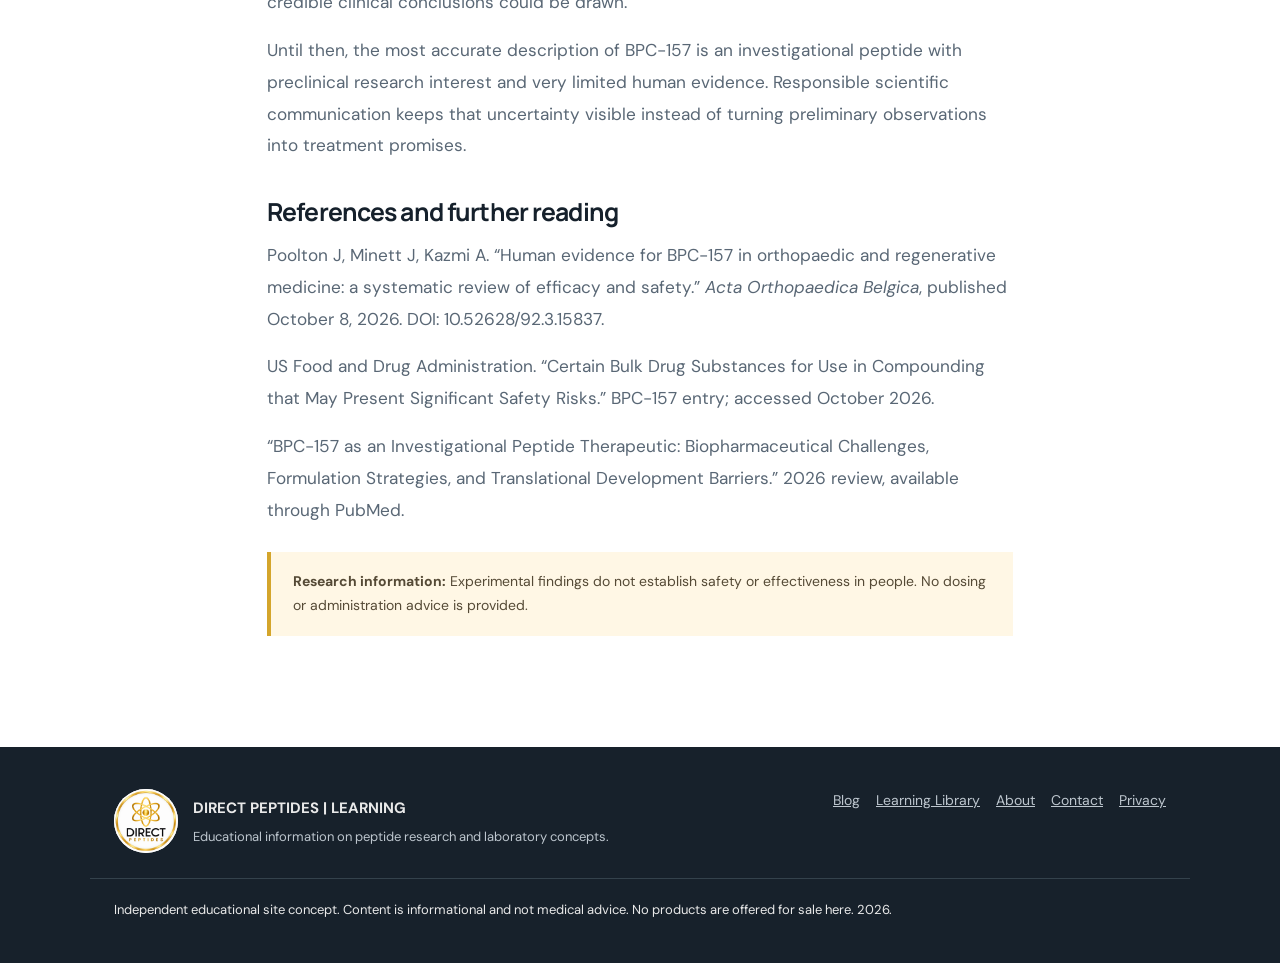
<file: post-bpc-157-research-evidence-united-states.html>
<!doctype html><html lang="en"><head><meta charset="utf-8"><meta name="viewport" content="width=device-width,initial-scale=1"><title>BPC-157 Research in the United States: Evidence and Limits | Direct Peptides Learning Center</title><meta name="description" content="Explore what BPC-157 research shows, from laboratory studies to human evidence, FDA concerns, and how to read scientific claims responsibly."><link rel="canonical" href="https://directpeptides.github.io/direct-peptides-research.io/post-bpc-157-research-evidence-united-states.html"><link rel="icon" type="image/png" href="favicon.png"><link rel="stylesheet" href="styles.css"></head><body><div class="top">Research-focused educational resource • United States</div><header><div class="wrap nav"><a class="brand" href="index.html"><img alt="Direct Peptides Learning Center logo" height="55" src="direct-peptides-circle-400.png" width="55"/><span>DIRECT PEPTIDES <span style="font-weight:500;color:#a47b24">| LEARNING</span></span></a><button aria-expanded="false" aria-label="Toggle navigation" class="hamb" data-menu="">Menu ☰</button><nav aria-label="Main navigation" class="links" data-nav=""><a href="index.html">Home</a><a href="about.html">About</a><a href="library.html">Learning Library</a><a href="blog.html">Blog</a><a href="contact.html">Contact</a></nav></div></header><main><article class="article-layout"><a class="article-return" href="blog.html">← Back to Blog</a><div class="eyebrow">BPC-157 research</div><h1>BPC-157 Research in the United States: Evidence and Limits</h1><div class="article-meta">Educational research article</div><div class="article-body">
<p>BPC-157 appears in online discussions about peptide research, tissue biology, and experimental laboratory compounds. The name is familiar, but the scientific evidence behind it is often described without enough context. A finding in an animal experiment is not the same as a demonstrated benefit in people.</p>
<p>This article explains what BPC-157 is, why scientists have studied it, what human research currently shows, and how to assess research-related product information responsibly in the United States.</p>
<h2>What is BPC-157?</h2>
<p>BPC-157 is a synthetic peptide made from a sequence of 15 amino acids. A peptide is a short chain of amino acids, the building blocks that also make up proteins. Researchers have investigated BPC-157 in experimental models involving tissue injury, cellular signaling, and inflammatory responses.</p>
<p>Its chemical identity is different from evidence of medical benefit. A correctly identified research substance has not automatically been shown to be safe or useful as a treatment.</p>
<h2>What has laboratory and animal research explored?</h2>
<p>Preclinical researchers have examined BPC-157 in models of tendon and muscle injury, blood-vessel signaling, and gastrointestinal tissue damage. Some studies report changes in biological markers or recovery outcomes under controlled experimental conditions. These results are useful for generating hypotheses and planning more rigorous studies.</p>
<p>Preclinical studies also have limits. Animal anatomy, exposure, and biological responses can differ from those in people. Cell studies isolate only a small part of a much more complex living system. Neither study type establishes an effective human treatment.</p>
<h2>What does the human evidence show in 2026?</h2>
<p>A systematic review published in October 2026 found three human studies with 30 participants in total. The studies addressed knee pain, interstitial cystitis, and preliminary intravenous safety. The review judged the evidence to be of very low certainty because the studies were small and had serious methodological limitations.</p>
<p>Reports of improvement in small, uncontrolled studies do not prove that a substance caused the improvement. Without strong comparisons, researchers cannot reliably separate an intervention's effects from natural recovery, other treatments, or chance. The review concluded that clinical use outside regulated, ethically approved trials was not justified.</p>
<h2>What do US regulators say about BPC-157?</h2>
<p>The US Food and Drug Administration has identified potential safety concerns related to compounded products containing BPC-157, including possible immune responses and difficulties characterizing peptide-related impurities. The agency also notes that information about safety for proposed routes of administration is limited.</p>
<p>BPC-157 is not an FDA-approved medicine. A label stating “research use only” is not evidence of medical approval, proven safety, or clinical effectiveness. The distinction matters when reading product listings or research commentary.</p>
<h2>How should researchers read peptide product information?</h2>
<p>Scientific readers often encounter multiple product labels, formulation names, and testing statements. Keep the questions separate: what compound is being described, what analyses support its identity, and what evidence supports the biological claim?</p>
<ul>
<li><strong>Identity:</strong> Check that the compound's chemical name and sequence are clearly specified.</li>
<li><strong>Analytical methods:</strong> Understand what a reported test measures. An HPLC purity percentage does not establish clinical safety, sterility, or effectiveness.</li>
<li><strong>Documentation:</strong> Look for traceable lot-specific methods, dates, and results where a supplier claims testing.</li>
<li><strong>Study quality:</strong> Check whether findings came from cells, animals, observational human studies, or controlled trials.</li>
<li><strong>Uncertainty:</strong> Watch for broad promises that go beyond the population or outcomes actually studied.</li>
</ul>
<p>For readers comparing the terminology used in commercial catalogs, the <a href="https://united-states.direct-peptides.com/bpc-157-category/" rel="nofollow sponsored">Direct Peptides United States BPC-157 category</a> provides an example of how research peptide formats are presented. Product descriptions should be evaluated separately from independent scientific evidence; this educational article does not verify individual product claims or recommend human use.</p>
<h2>Common misunderstandings about BPC-157 evidence</h2>
<p><strong>“Promising” does not mean “proven.”</strong> A promising early result means researchers may have a reason to investigate further. It does not establish a treatment benefit.</p>
<p><strong>“No side effects reported” does not mean “safe.”</strong> A very small study may not have enough participants or follow-up time to detect uncommon or delayed harms.</p>
<p><strong>“High purity” does not mean “approved for patients.”</strong> An analytical purity result answers a narrower laboratory question than regulatory approval or human safety assessment.</p>
<h2>What research is still needed?</h2>
<p>Scientists would need well-designed, appropriately controlled human trials with clear endpoints, meaningful follow-up, and robust safety reporting. Consistent substance characterization and validated pharmaceutical formulations would also be needed before credible clinical conclusions could be drawn.</p>
<p>Until then, the most accurate description of BPC-157 is an investigational peptide with preclinical research interest and very limited human evidence. Responsible scientific communication keeps that uncertainty visible instead of turning preliminary observations into treatment promises.</p>
<h2>References and further reading</h2>
<p>Poolton J, Minett J, Kazmi A. “Human evidence for BPC-157 in orthopaedic and regenerative medicine: a systematic review of efficacy and safety.” <em>Acta Orthopaedica Belgica</em>, published October 8, 2026. DOI: 10.52628/92.3.15837.</p>
<p>US Food and Drug Administration. “Certain Bulk Drug Substances for Use in Compounding that May Present Significant Safety Risks.” BPC-157 entry; accessed October 2026.</p>
<p>“BPC-157 as an Investigational Peptide Therapeutic: Biopharmaceutical Challenges, Formulation Strategies, and Translational Development Barriers.” 2026 review, available through PubMed.</p>
</div><div class="note"><strong>Research information:</strong> Experimental findings do not establish safety or effectiveness in people. No dosing or administration advice is provided.</div></article></main><footer><div class="wrap foot"><div><div class="footer-brand"><img alt="Direct Peptides logo" height="64" src="direct-peptides-circle-400.png" width="64"/><div><strong>DIRECT PEPTIDES | LEARNING</strong><p class="small">Educational information on peptide research and laboratory concepts.</p></div></div></div><div class="footlinks"><a href="blog.html">Blog</a><a href="library.html">Learning Library</a><a href="about.html">About</a><a href="contact.html">Contact</a><a href="privacy.html">Privacy</a></div></div><div class="wrap small" style="border-top:1px solid #34424c;padding-top:20px;margin-top:25px">Independent educational site concept. Content is informational and not medical advice. No products are offered for sale here. 2026.</div></footer><script src="script.js" defer></script></body></html>
</file>
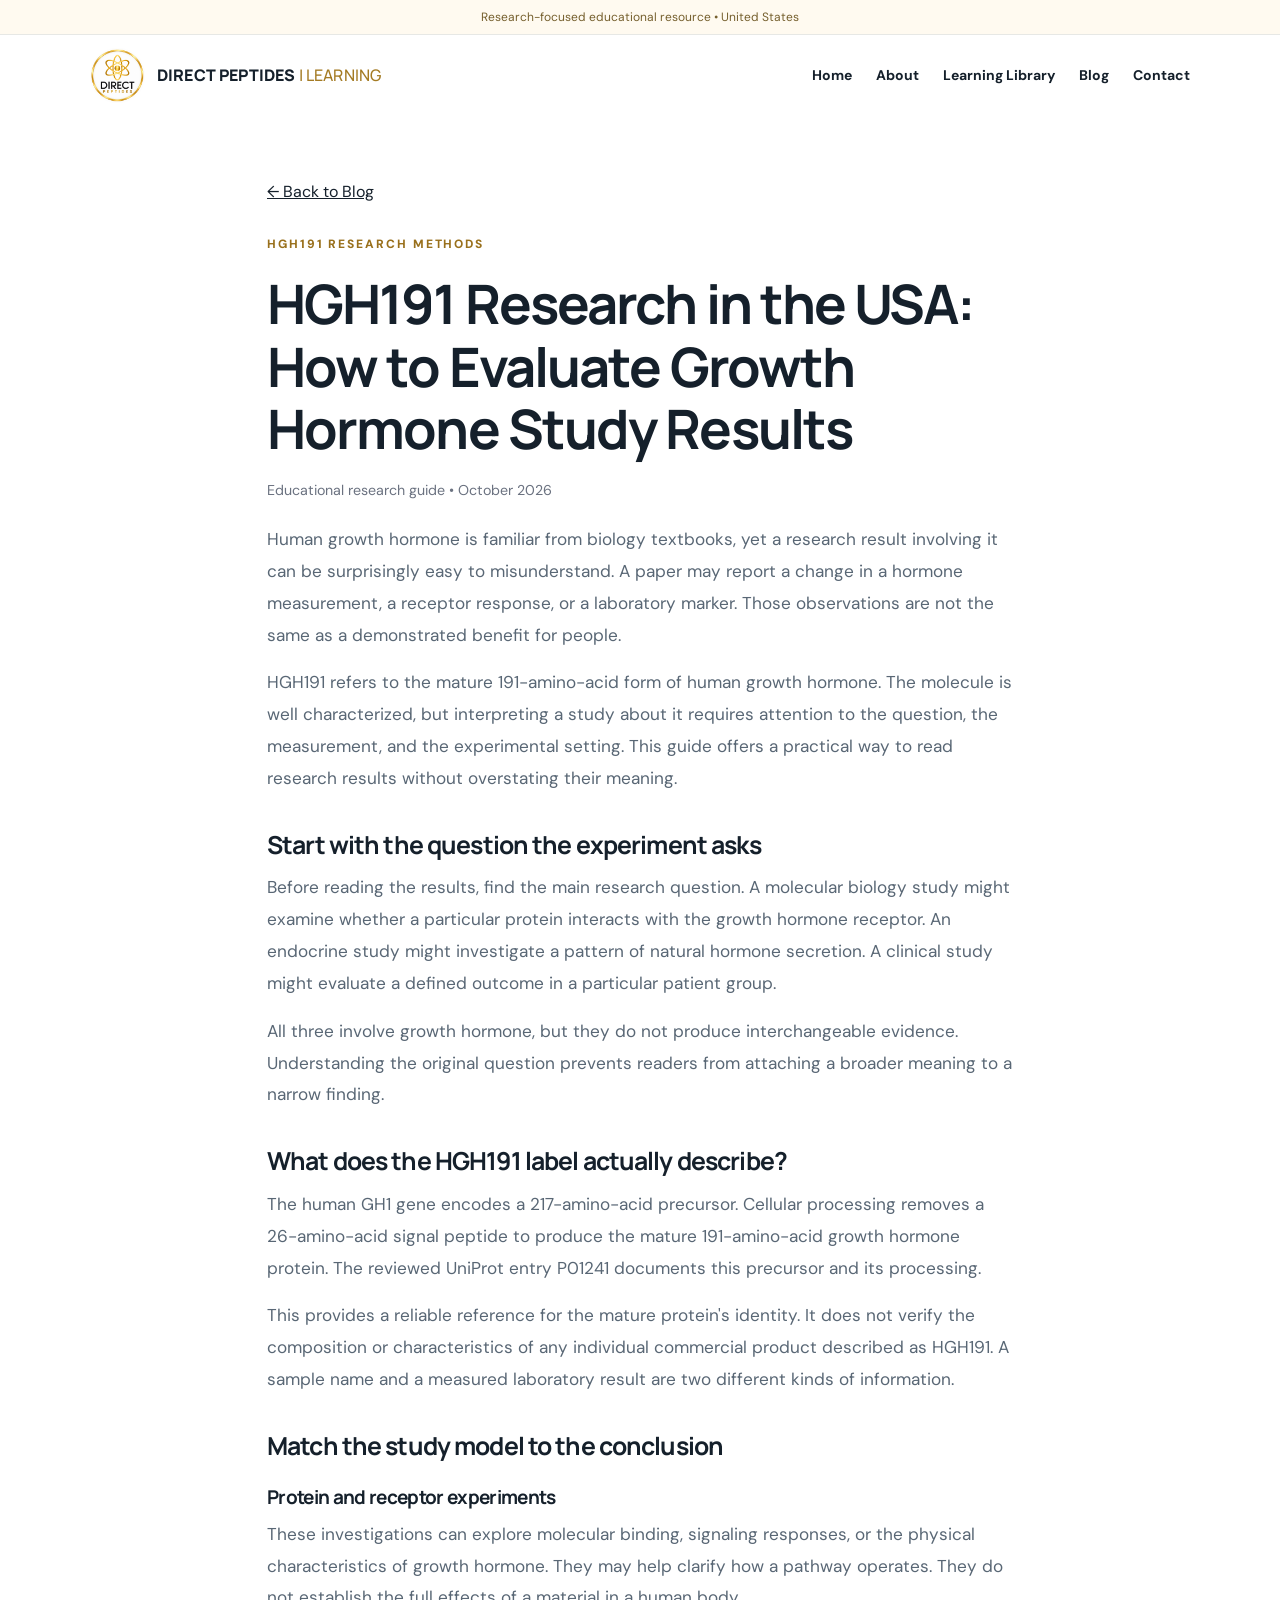
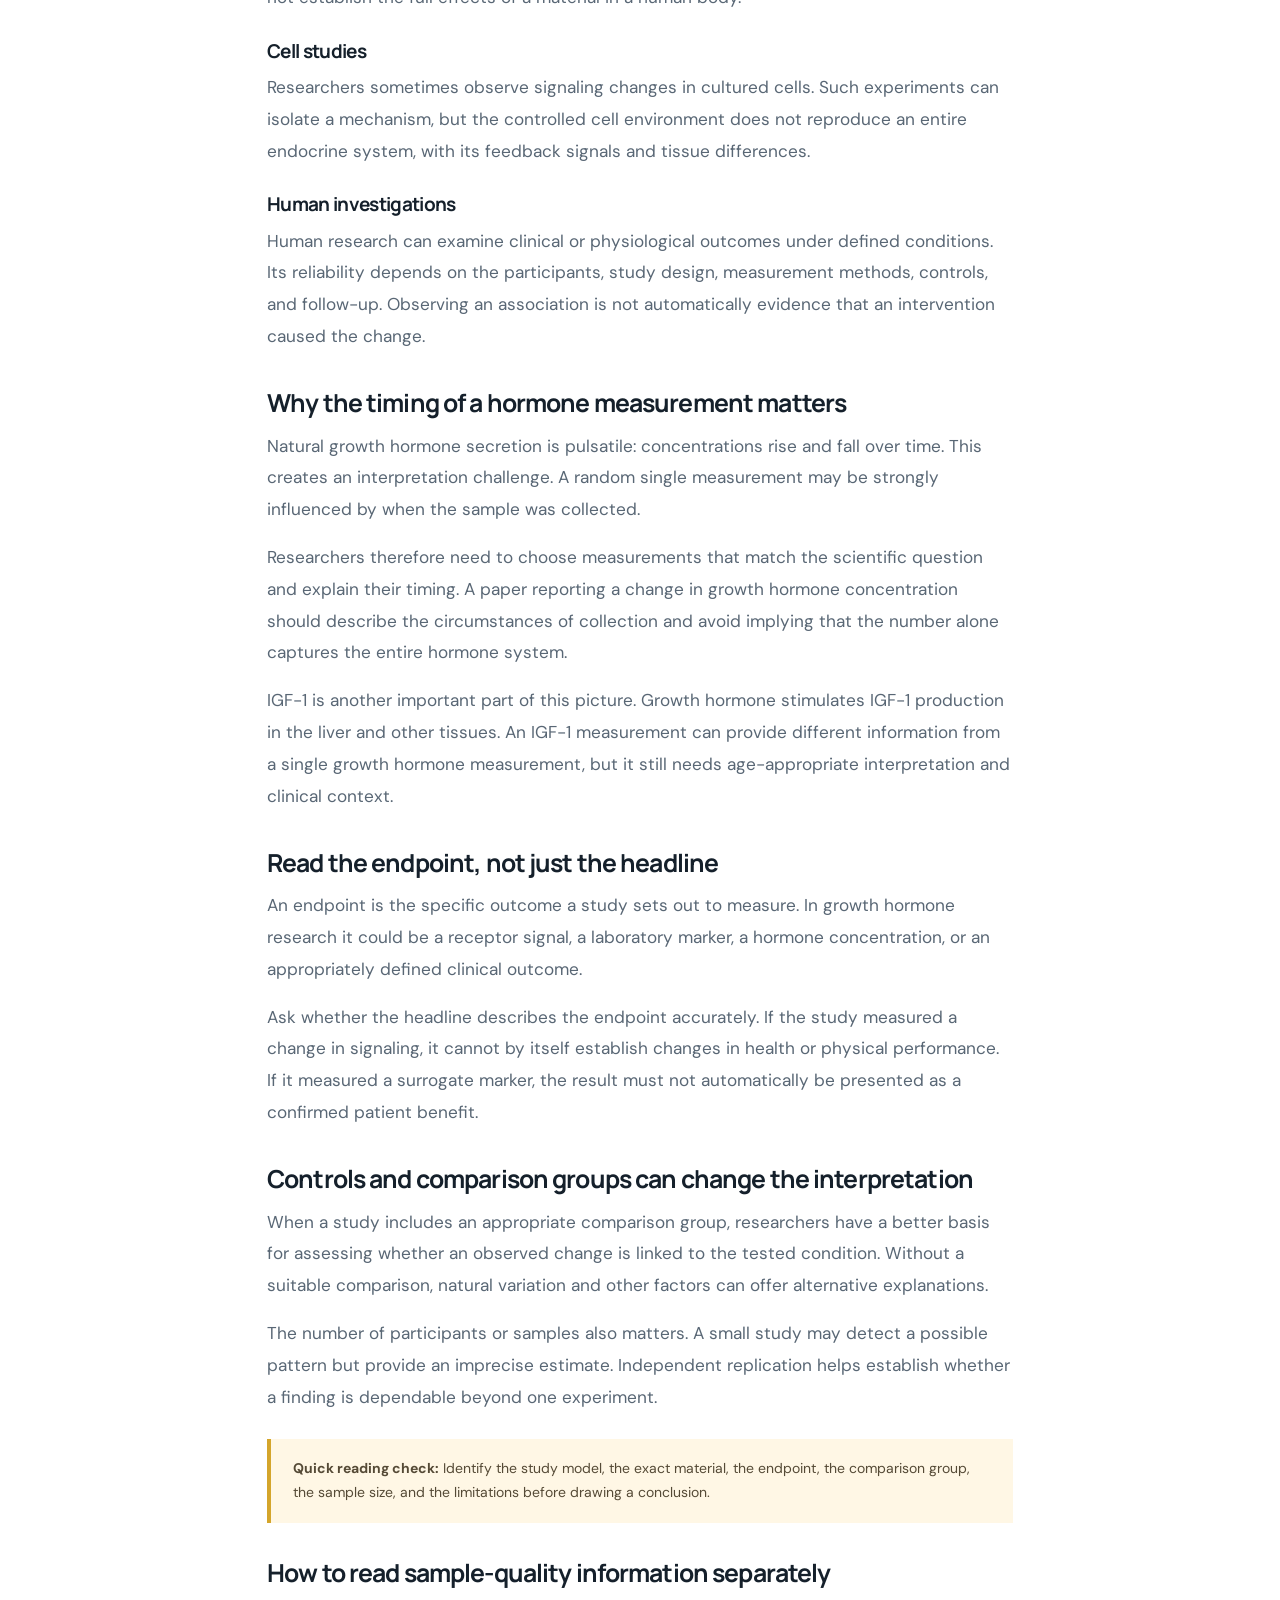
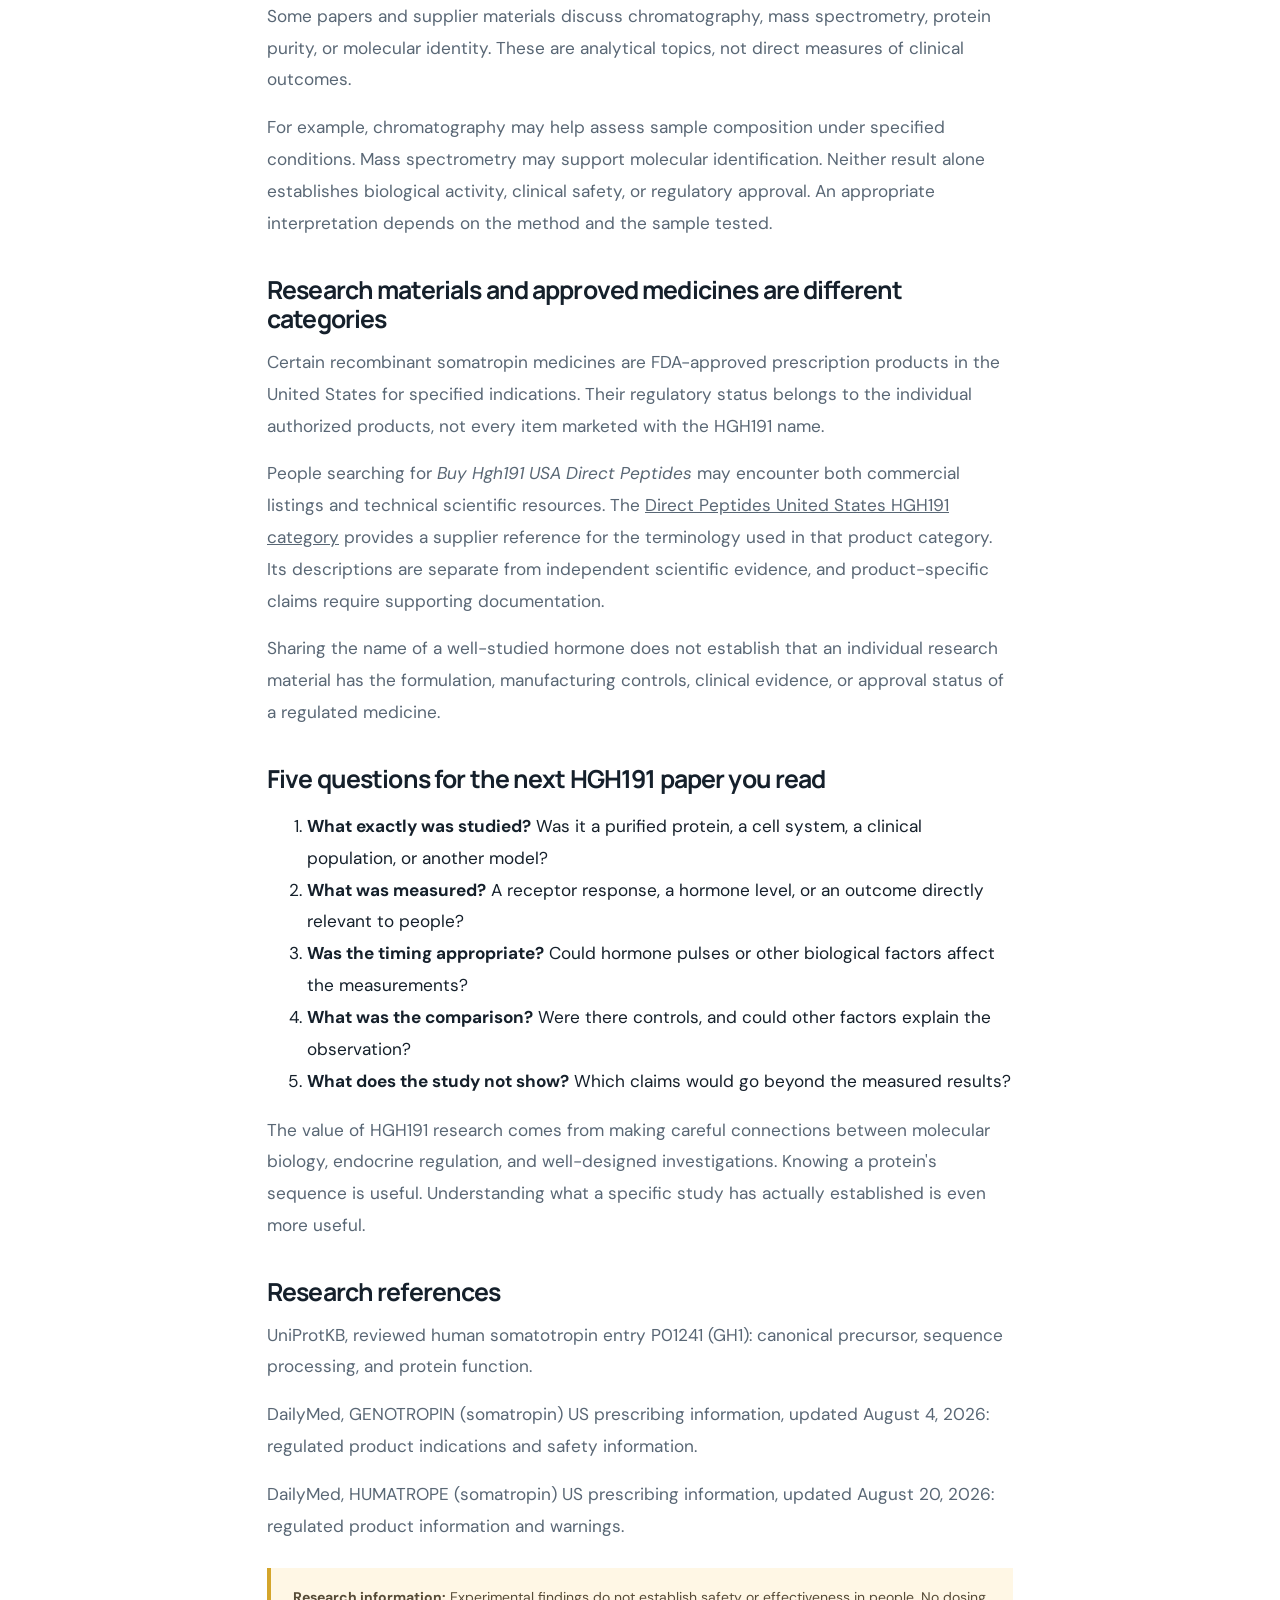
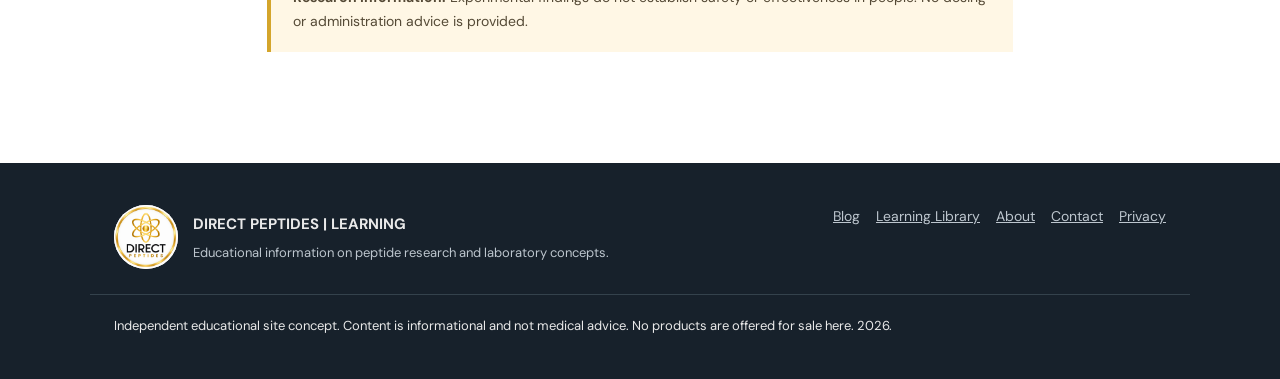
<file: post-hgh191-study-design-evidence-usa.html>
<!DOCTYPE html>

<html lang="en"><head><meta charset="utf-8"/><meta content="width=device-width,initial-scale=1" name="viewport"/><title>HGH191 Research in the USA: How to Evaluate Growth Hormone Study Results | Direct Peptides Learning Center</title><meta content="Learn how to evaluate HGH191 studies by examining study models, hormone measurements, research endpoints, and the limits of supplier claims." name="description"/><link href="https://directpeptides.github.io/direct-peptides-research.io/post-hgh191-study-design-evidence-usa.html" rel="canonical"/><link href="favicon.png" rel="icon" type="image/png"/><link href="styles.css" rel="stylesheet"/></head><body><div class="top">Research-focused educational resource • United States</div><header><div class="wrap nav"><a class="brand" href="index.html"><img alt="Direct Peptides Learning Center logo" height="55" src="direct-peptides-circle-400.png" width="55"/><span>DIRECT PEPTIDES <span style="font-weight:500;color:#a47b24">| LEARNING</span></span></a><button aria-expanded="false" aria-label="Toggle navigation" class="hamb" data-menu="">Menu ☰</button><nav aria-label="Main navigation" class="links" data-nav=""><a href="index.html">Home</a><a href="about.html">About</a><a href="library.html">Learning Library</a><a href="blog.html">Blog</a><a href="contact.html">Contact</a></nav></div></header><main><article class="article-layout"><a class="article-return" href="blog.html">← Back to Blog</a><div class="eyebrow">HGH191 research methods</div><h1>HGH191 Research in the USA: How to Evaluate Growth Hormone Study Results</h1><div class="article-meta">Educational research guide • October 2026</div><div class="article-body">
<p>Human growth hormone is familiar from biology textbooks, yet a research result involving it can be surprisingly easy to misunderstand. A paper may report a change in a hormone measurement, a receptor response, or a laboratory marker. Those observations are not the same as a demonstrated benefit for people.</p>
<p>HGH191 refers to the mature 191-amino-acid form of human growth hormone. The molecule is well characterized, but interpreting a study about it requires attention to the question, the measurement, and the experimental setting. This guide offers a practical way to read research results without overstating their meaning.</p>
<h2>Start with the question the experiment asks</h2>
<p>Before reading the results, find the main research question. A molecular biology study might examine whether a particular protein interacts with the growth hormone receptor. An endocrine study might investigate a pattern of natural hormone secretion. A clinical study might evaluate a defined outcome in a particular patient group.</p>
<p>All three involve growth hormone, but they do not produce interchangeable evidence. Understanding the original question prevents readers from attaching a broader meaning to a narrow finding.</p>
<h2>What does the HGH191 label actually describe?</h2>
<p>The human GH1 gene encodes a 217-amino-acid precursor. Cellular processing removes a 26-amino-acid signal peptide to produce the mature 191-amino-acid growth hormone protein. The reviewed UniProt entry P01241 documents this precursor and its processing.</p>
<p>This provides a reliable reference for the mature protein's identity. It does not verify the composition or characteristics of any individual commercial product described as HGH191. A sample name and a measured laboratory result are two different kinds of information.</p>
<h2>Match the study model to the conclusion</h2>
<h3>Protein and receptor experiments</h3>
<p>These investigations can explore molecular binding, signaling responses, or the physical characteristics of growth hormone. They may help clarify how a pathway operates. They do not establish the full effects of a material in a human body.</p>
<h3>Cell studies</h3>
<p>Researchers sometimes observe signaling changes in cultured cells. Such experiments can isolate a mechanism, but the controlled cell environment does not reproduce an entire endocrine system, with its feedback signals and tissue differences.</p>
<h3>Human investigations</h3>
<p>Human research can examine clinical or physiological outcomes under defined conditions. Its reliability depends on the participants, study design, measurement methods, controls, and follow-up. Observing an association is not automatically evidence that an intervention caused the change.</p>
<h2>Why the timing of a hormone measurement matters</h2>
<p>Natural growth hormone secretion is pulsatile: concentrations rise and fall over time. This creates an interpretation challenge. A random single measurement may be strongly influenced by when the sample was collected.</p>
<p>Researchers therefore need to choose measurements that match the scientific question and explain their timing. A paper reporting a change in growth hormone concentration should describe the circumstances of collection and avoid implying that the number alone captures the entire hormone system.</p>
<p>IGF-1 is another important part of this picture. Growth hormone stimulates IGF-1 production in the liver and other tissues. An IGF-1 measurement can provide different information from a single growth hormone measurement, but it still needs age-appropriate interpretation and clinical context.</p>
<h2>Read the endpoint, not just the headline</h2>
<p>An endpoint is the specific outcome a study sets out to measure. In growth hormone research it could be a receptor signal, a laboratory marker, a hormone concentration, or an appropriately defined clinical outcome.</p>
<p>Ask whether the headline describes the endpoint accurately. If the study measured a change in signaling, it cannot by itself establish changes in health or physical performance. If it measured a surrogate marker, the result must not automatically be presented as a confirmed patient benefit.</p>
<h2>Controls and comparison groups can change the interpretation</h2>
<p>When a study includes an appropriate comparison group, researchers have a better basis for assessing whether an observed change is linked to the tested condition. Without a suitable comparison, natural variation and other factors can offer alternative explanations.</p>
<p>The number of participants or samples also matters. A small study may detect a possible pattern but provide an imprecise estimate. Independent replication helps establish whether a finding is dependable beyond one experiment.</p>
<div class="note"><strong>Quick reading check:</strong> Identify the study model, the exact material, the endpoint, the comparison group, the sample size, and the limitations before drawing a conclusion.</div>
<h2>How to read sample-quality information separately</h2>
<p>Some papers and supplier materials discuss chromatography, mass spectrometry, protein purity, or molecular identity. These are analytical topics, not direct measures of clinical outcomes.</p>
<p>For example, chromatography may help assess sample composition under specified conditions. Mass spectrometry may support molecular identification. Neither result alone establishes biological activity, clinical safety, or regulatory approval. An appropriate interpretation depends on the method and the sample tested.</p>
<h2>Research materials and approved medicines are different categories</h2>
<p>Certain recombinant somatropin medicines are FDA-approved prescription products in the United States for specified indications. Their regulatory status belongs to the individual authorized products, not every item marketed with the HGH191 name.</p>
<p>People searching for <em>Buy Hgh191 USA Direct Peptides</em> may encounter both commercial listings and technical scientific resources. The <a href="https://united-states.direct-peptides.com/hgh191aa-category/" rel="nofollow sponsored">Direct Peptides United States HGH191 category</a> provides a supplier reference for the terminology used in that product category. Its descriptions are separate from independent scientific evidence, and product-specific claims require supporting documentation.</p>
<p>Sharing the name of a well-studied hormone does not establish that an individual research material has the formulation, manufacturing controls, clinical evidence, or approval status of a regulated medicine.</p>
<h2>Five questions for the next HGH191 paper you read</h2>
<ol><li><strong>What exactly was studied?</strong> Was it a purified protein, a cell system, a clinical population, or another model?</li><li><strong>What was measured?</strong> A receptor response, a hormone level, or an outcome directly relevant to people?</li><li><strong>Was the timing appropriate?</strong> Could hormone pulses or other biological factors affect the measurements?</li><li><strong>What was the comparison?</strong> Were there controls, and could other factors explain the observation?</li><li><strong>What does the study not show?</strong> Which claims would go beyond the measured results?</li></ol>
<p>The value of HGH191 research comes from making careful connections between molecular biology, endocrine regulation, and well-designed investigations. Knowing a protein's sequence is useful. Understanding what a specific study has actually established is even more useful.</p>
<h2>Research references</h2>
<p>UniProtKB, reviewed human somatotropin entry P01241 (GH1): canonical precursor, sequence processing, and protein function.</p>
<p>DailyMed, GENOTROPIN (somatropin) US prescribing information, updated August 4, 2026: regulated product indications and safety information.</p>
<p>DailyMed, HUMATROPE (somatropin) US prescribing information, updated August 20, 2026: regulated product information and warnings.</p>
</div><div class="note"><strong>Research information:</strong> Experimental findings do not establish safety or effectiveness in people. No dosing or administration advice is provided.</div></article></main><footer><div class="wrap foot"><div><div class="footer-brand"><img alt="Direct Peptides logo" height="64" src="direct-peptides-circle-400.png" width="64"/><div><strong>DIRECT PEPTIDES | LEARNING</strong><p class="small">Educational information on peptide research and laboratory concepts.</p></div></div></div><div class="footlinks"><a href="blog.html">Blog</a><a href="library.html">Learning Library</a><a href="about.html">About</a><a href="contact.html">Contact</a><a href="privacy.html">Privacy</a></div></div><div class="wrap small" style="border-top:1px solid #34424c;padding-top:20px;margin-top:25px">Independent educational site concept. Content is informational and not medical advice. No products are offered for sale here. 2026.</div></footer><script defer="" src="script.js"></script></body></html>
</file>
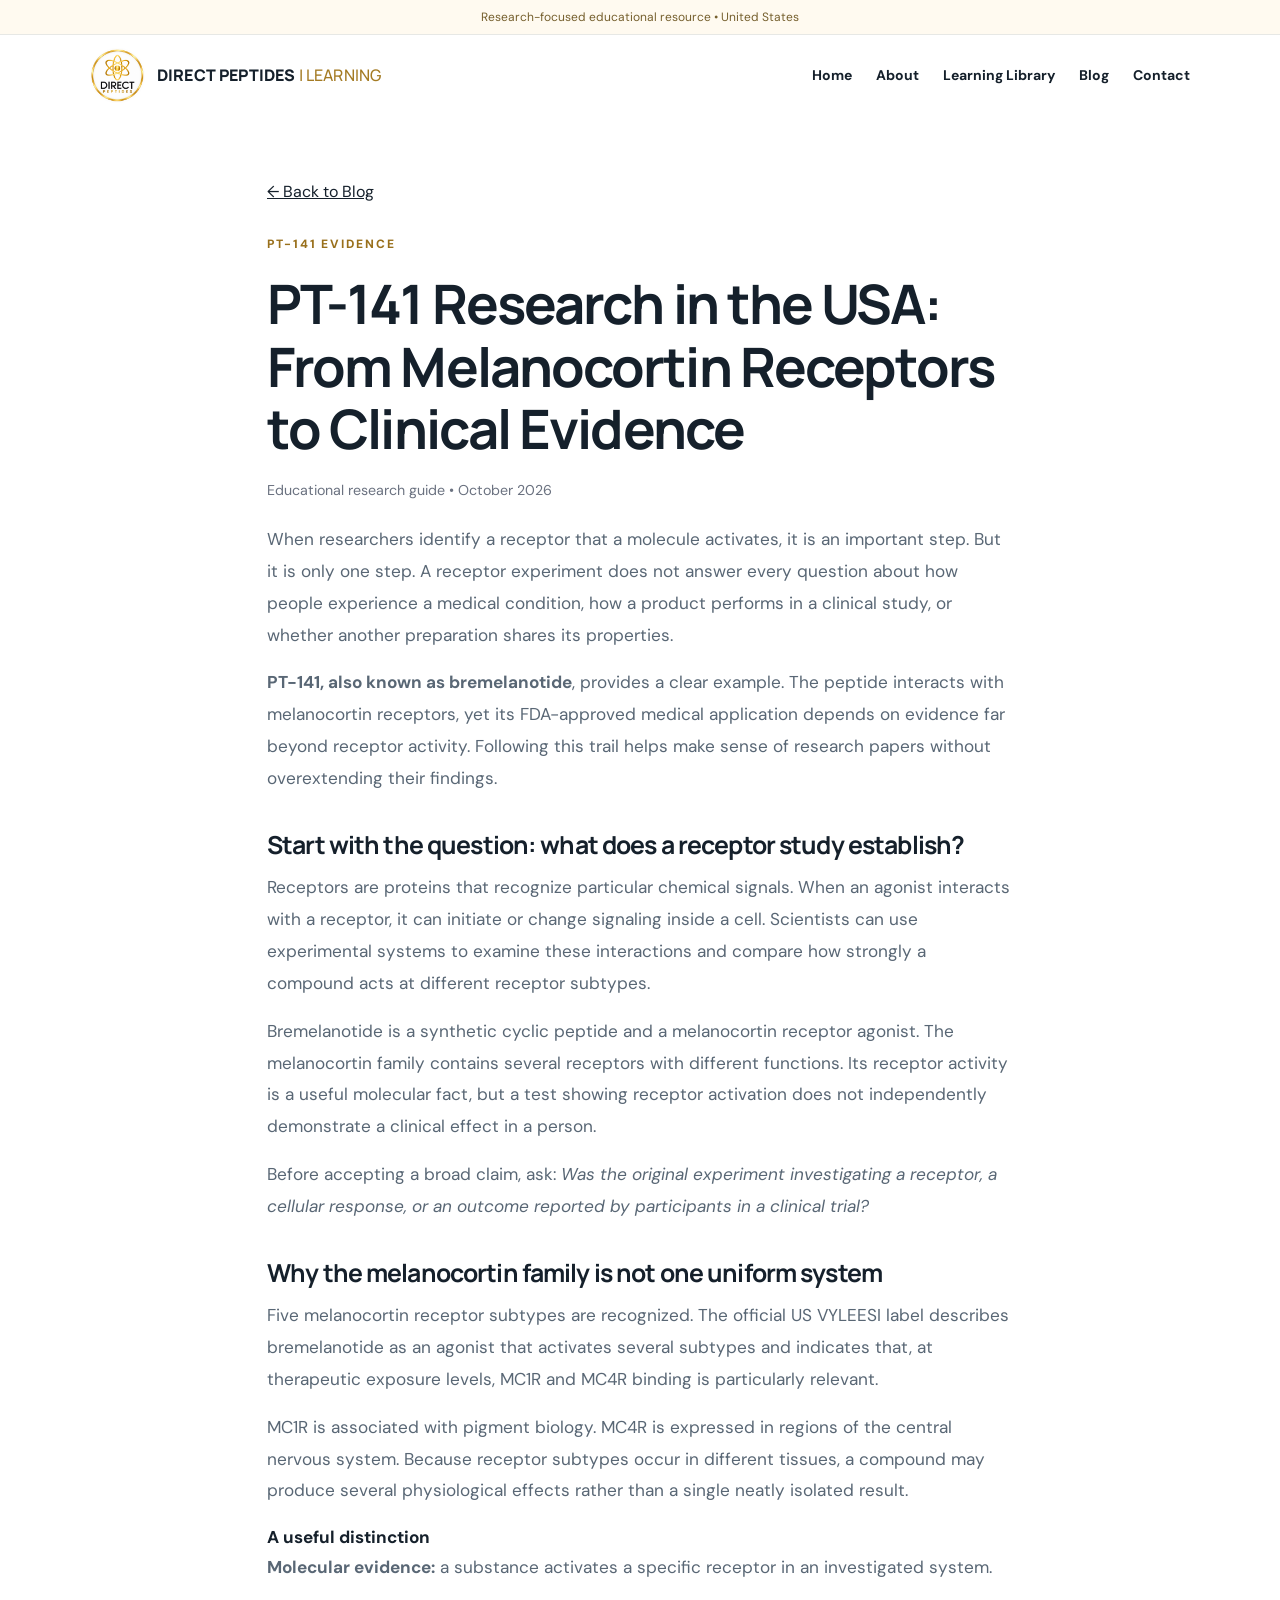
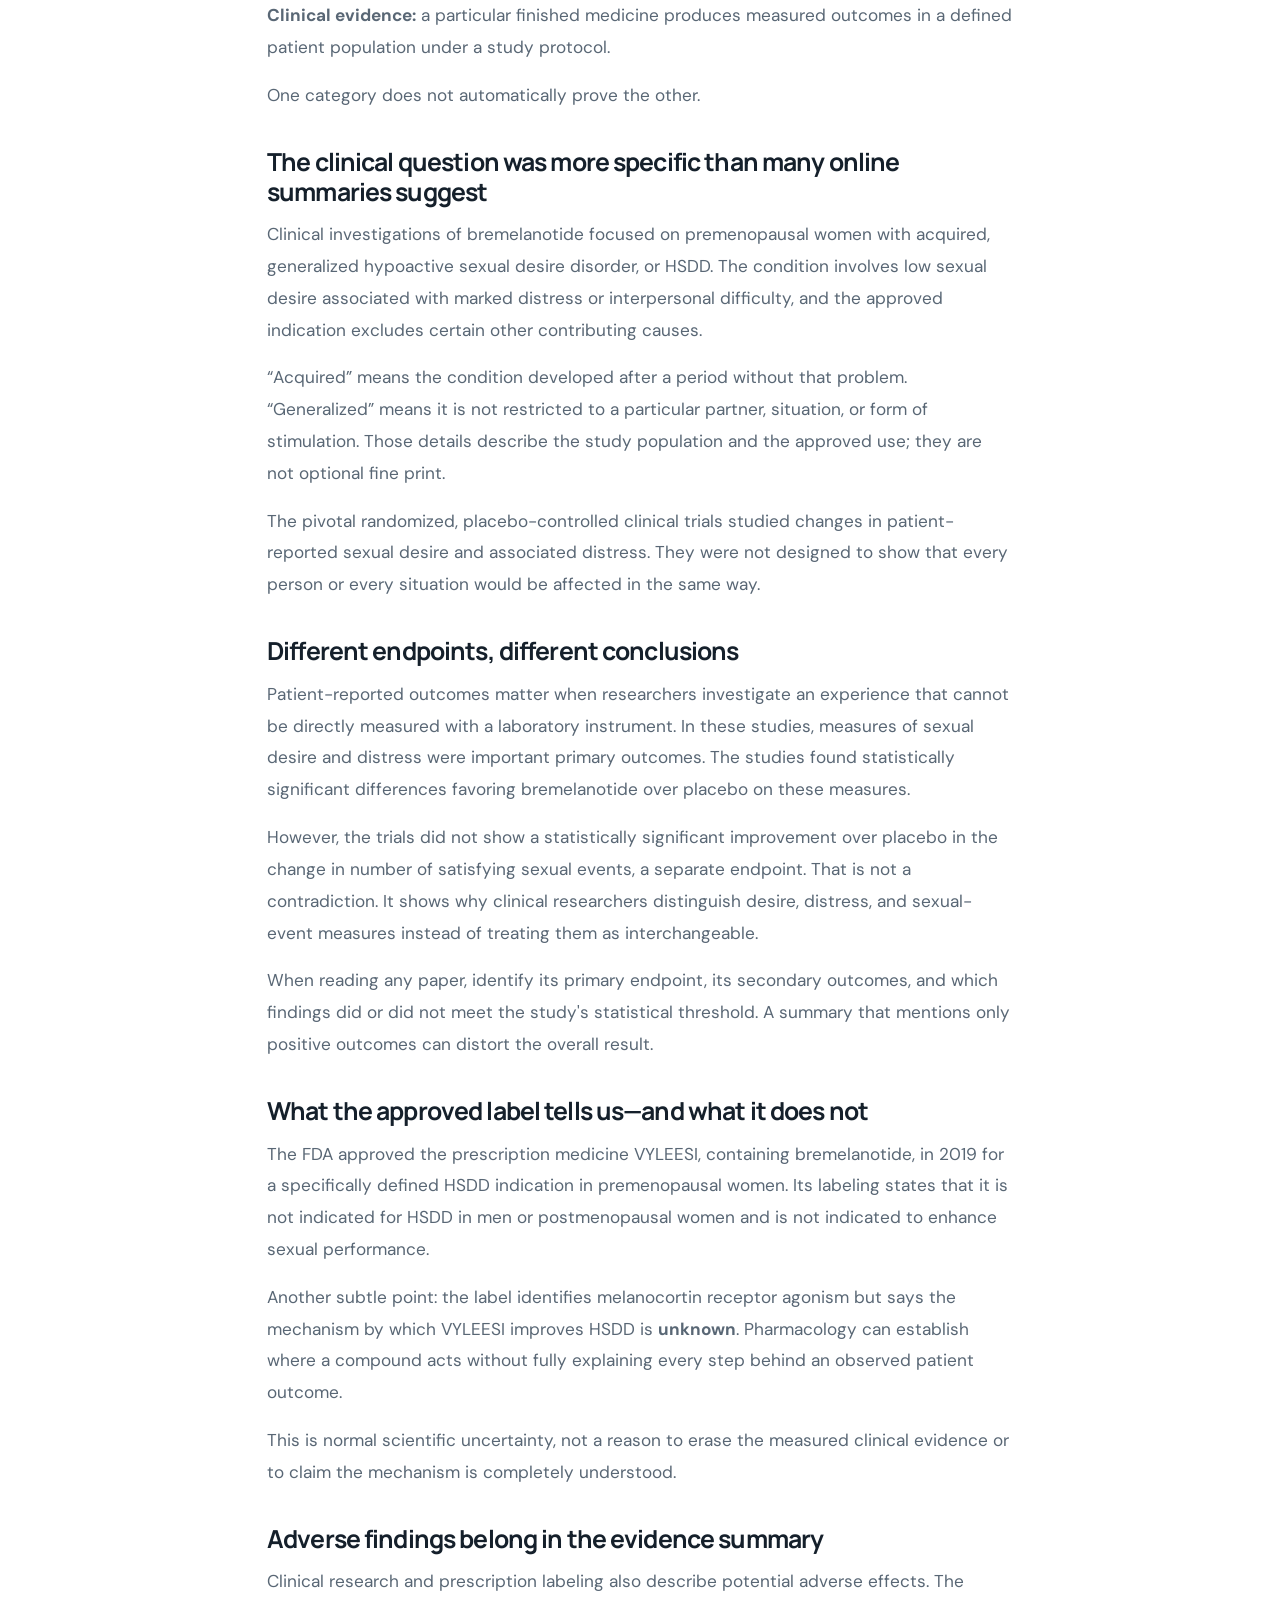
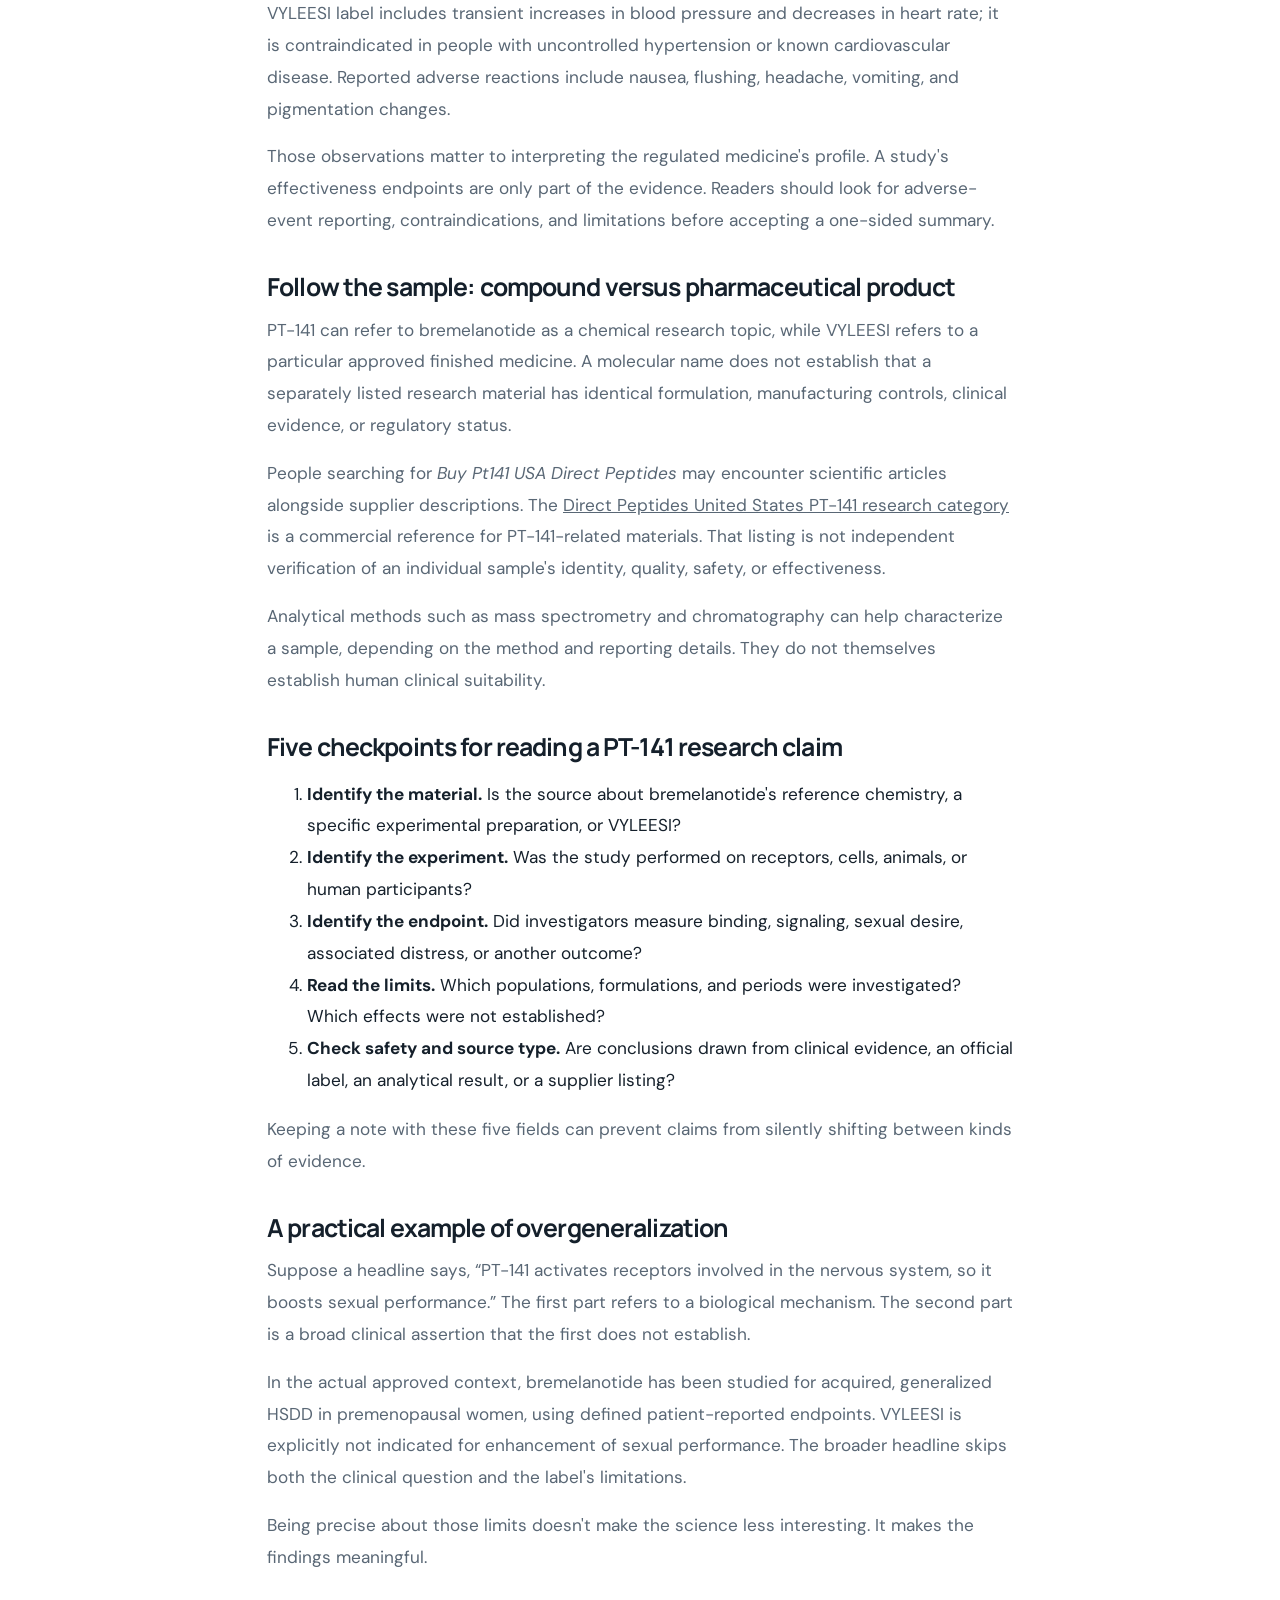
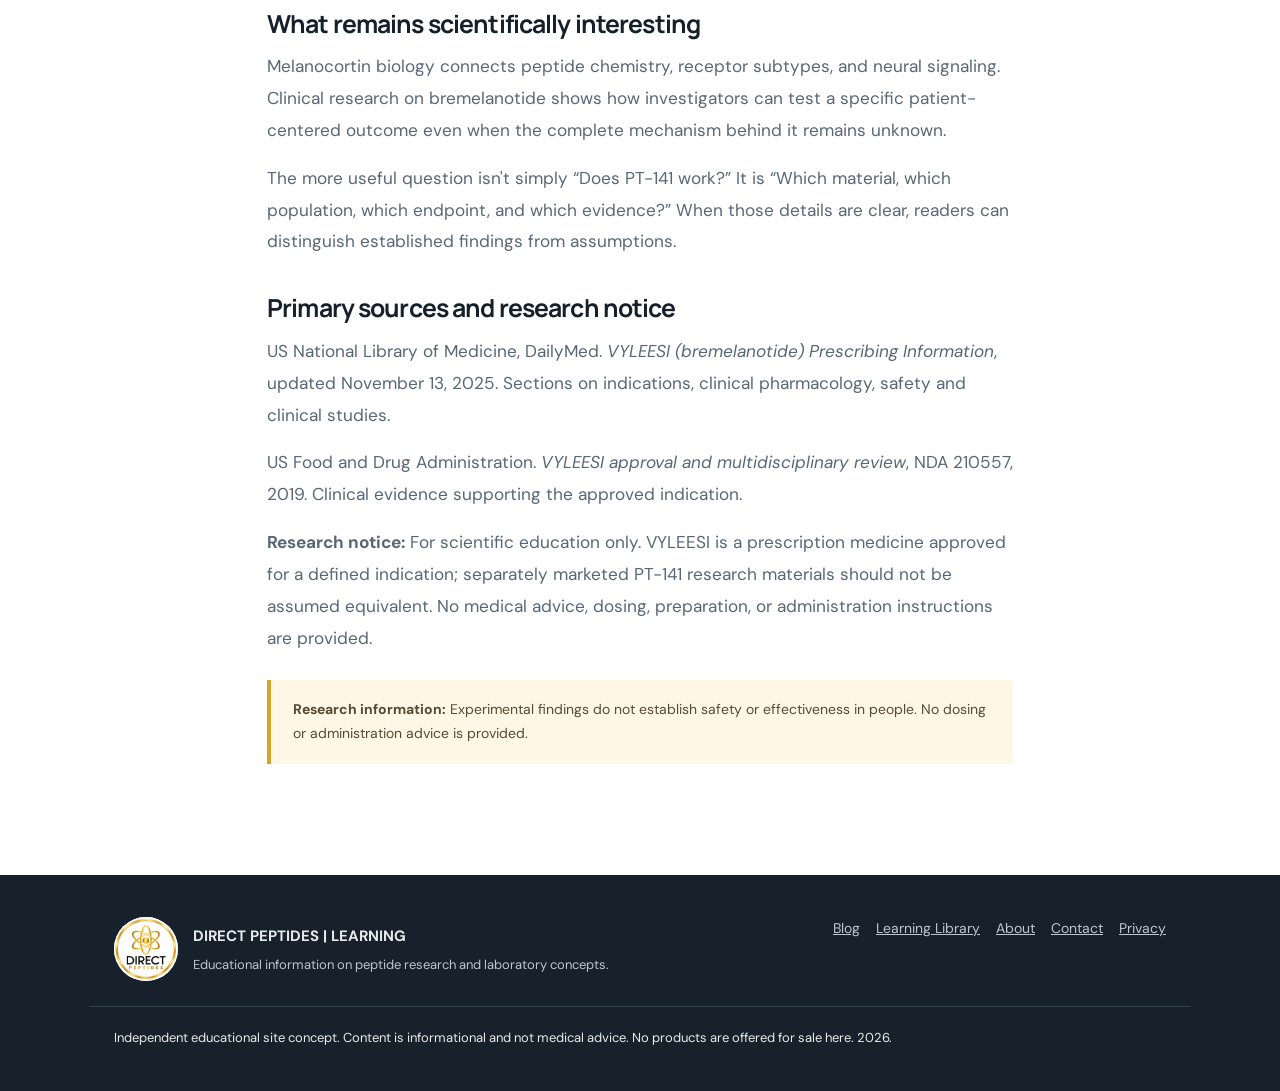
<file: post-pt141-reading-melanocortin-research-evidence-usa.html>
<!DOCTYPE html>

<html lang="en"><head><meta charset="utf-8"/><meta content="width=device-width,initial-scale=1" name="viewport"/><title>PT-141 Research in the USA: From Melanocortin Receptors to Clinical Evidence | Direct Peptides Learning Center</title><meta content="Follow PT-141 research from receptor experiments to bremelanotide clinical trials, and learn why measured outcomes and product identity matter." name="description"/><link href="https://directpeptides.github.io/direct-peptides-research.io/post-pt141-reading-melanocortin-research-evidence-usa.html" rel="canonical"/><link href="favicon.png" rel="icon" type="image/png"/><link href="styles.css" rel="stylesheet"/></head><body><div class="top">Research-focused educational resource • United States</div><header><div class="wrap nav"><a class="brand" href="index.html"><img alt="Direct Peptides Learning Center logo" height="55" src="direct-peptides-circle-400.png" width="55"/><span>DIRECT PEPTIDES <span style="font-weight:500;color:#a47b24">| LEARNING</span></span></a><button aria-expanded="false" aria-label="Toggle navigation" class="hamb" data-menu="">Menu ☰</button><nav aria-label="Main navigation" class="links" data-nav=""><a href="index.html">Home</a><a href="about.html">About</a><a href="library.html">Learning Library</a><a href="blog.html">Blog</a><a href="contact.html">Contact</a></nav></div></header><main><article class="article-layout"><a class="article-return" href="blog.html">← Back to Blog</a><div class="eyebrow">PT-141 evidence</div><h1>PT-141 Research in the USA: From Melanocortin Receptors to Clinical Evidence</h1><div class="article-meta">Educational research guide • October 2026</div><div class="article-body">
<p>When researchers identify a receptor that a molecule activates, it is an important step. But it is only one step. A receptor experiment does not answer every question about how people experience a medical condition, how a product performs in a clinical study, or whether another preparation shares its properties.</p>
<p><strong>PT-141, also known as bremelanotide</strong>, provides a clear example. The peptide interacts with melanocortin receptors, yet its FDA-approved medical application depends on evidence far beyond receptor activity. Following this trail helps make sense of research papers without overextending their findings.</p>
<h2>Start with the question: what does a receptor study establish?</h2>
<p>Receptors are proteins that recognize particular chemical signals. When an agonist interacts with a receptor, it can initiate or change signaling inside a cell. Scientists can use experimental systems to examine these interactions and compare how strongly a compound acts at different receptor subtypes.</p>
<p>Bremelanotide is a synthetic cyclic peptide and a melanocortin receptor agonist. The melanocortin family contains several receptors with different functions. Its receptor activity is a useful molecular fact, but a test showing receptor activation does not independently demonstrate a clinical effect in a person.</p>
<p>Before accepting a broad claim, ask: <em>Was the original experiment investigating a receptor, a cellular response, or an outcome reported by participants in a clinical trial?</em></p>
<h2>Why the melanocortin family is not one uniform system</h2>
<p>Five melanocortin receptor subtypes are recognized. The official US VYLEESI label describes bremelanotide as an agonist that activates several subtypes and indicates that, at therapeutic exposure levels, MC1R and MC4R binding is particularly relevant.</p>
<p>MC1R is associated with pigment biology. MC4R is expressed in regions of the central nervous system. Because receptor subtypes occur in different tissues, a compound may produce several physiological effects rather than a single neatly isolated result.</p>
<div class="article-callout"><strong>A useful distinction</strong><p><strong>Molecular evidence:</strong> a substance activates a specific receptor in an investigated system.</p><p><strong>Clinical evidence:</strong> a particular finished medicine produces measured outcomes in a defined patient population under a study protocol.</p><p>One category does not automatically prove the other.</p></div>
<h2>The clinical question was more specific than many online summaries suggest</h2>
<p>Clinical investigations of bremelanotide focused on premenopausal women with acquired, generalized hypoactive sexual desire disorder, or HSDD. The condition involves low sexual desire associated with marked distress or interpersonal difficulty, and the approved indication excludes certain other contributing causes.</p>
<p>“Acquired” means the condition developed after a period without that problem. “Generalized” means it is not restricted to a particular partner, situation, or form of stimulation. Those details describe the study population and the approved use; they are not optional fine print.</p>
<p>The pivotal randomized, placebo-controlled clinical trials studied changes in patient-reported sexual desire and associated distress. They were not designed to show that every person or every situation would be affected in the same way.</p>
<h2>Different endpoints, different conclusions</h2>
<p>Patient-reported outcomes matter when researchers investigate an experience that cannot be directly measured with a laboratory instrument. In these studies, measures of sexual desire and distress were important primary outcomes. The studies found statistically significant differences favoring bremelanotide over placebo on these measures.</p>
<p>However, the trials did not show a statistically significant improvement over placebo in the change in number of satisfying sexual events, a separate endpoint. That is not a contradiction. It shows why clinical researchers distinguish desire, distress, and sexual-event measures instead of treating them as interchangeable.</p>
<p>When reading any paper, identify its primary endpoint, its secondary outcomes, and which findings did or did not meet the study's statistical threshold. A summary that mentions only positive outcomes can distort the overall result.</p>
<h2>What the approved label tells us—and what it does not</h2>
<p>The FDA approved the prescription medicine VYLEESI, containing bremelanotide, in 2019 for a specifically defined HSDD indication in premenopausal women. Its labeling states that it is not indicated for HSDD in men or postmenopausal women and is not indicated to enhance sexual performance.</p>
<p>Another subtle point: the label identifies melanocortin receptor agonism but says the mechanism by which VYLEESI improves HSDD is <strong>unknown</strong>. Pharmacology can establish where a compound acts without fully explaining every step behind an observed patient outcome.</p>
<p>This is normal scientific uncertainty, not a reason to erase the measured clinical evidence or to claim the mechanism is completely understood.</p>
<h2>Adverse findings belong in the evidence summary</h2>
<p>Clinical research and prescription labeling also describe potential adverse effects. The VYLEESI label includes transient increases in blood pressure and decreases in heart rate; it is contraindicated in people with uncontrolled hypertension or known cardiovascular disease. Reported adverse reactions include nausea, flushing, headache, vomiting, and pigmentation changes.</p>
<p>Those observations matter to interpreting the regulated medicine's profile. A study's effectiveness endpoints are only part of the evidence. Readers should look for adverse-event reporting, contraindications, and limitations before accepting a one-sided summary.</p>
<h2>Follow the sample: compound versus pharmaceutical product</h2>
<p>PT-141 can refer to bremelanotide as a chemical research topic, while VYLEESI refers to a particular approved finished medicine. A molecular name does not establish that a separately listed research material has identical formulation, manufacturing controls, clinical evidence, or regulatory status.</p>
<p>People searching for <em>Buy Pt141 USA Direct Peptides</em> may encounter scientific articles alongside supplier descriptions. The <a href="https://united-states.direct-peptides.com/pt-141-category/" rel="nofollow sponsored">Direct Peptides United States PT-141 research category</a> is a commercial reference for PT-141-related materials. That listing is not independent verification of an individual sample's identity, quality, safety, or effectiveness.</p>
<p>Analytical methods such as mass spectrometry and chromatography can help characterize a sample, depending on the method and reporting details. They do not themselves establish human clinical suitability.</p>
<h2>Five checkpoints for reading a PT-141 research claim</h2>
<ol><li><strong>Identify the material.</strong> Is the source about bremelanotide's reference chemistry, a specific experimental preparation, or VYLEESI?</li><li><strong>Identify the experiment.</strong> Was the study performed on receptors, cells, animals, or human participants?</li><li><strong>Identify the endpoint.</strong> Did investigators measure binding, signaling, sexual desire, associated distress, or another outcome?</li><li><strong>Read the limits.</strong> Which populations, formulations, and periods were investigated? Which effects were not established?</li><li><strong>Check safety and source type.</strong> Are conclusions drawn from clinical evidence, an official label, an analytical result, or a supplier listing?</li></ol>
<p>Keeping a note with these five fields can prevent claims from silently shifting between kinds of evidence.</p>
<h2>A practical example of overgeneralization</h2>
<p>Suppose a headline says, “PT-141 activates receptors involved in the nervous system, so it boosts sexual performance.” The first part refers to a biological mechanism. The second part is a broad clinical assertion that the first does not establish.</p>
<p>In the actual approved context, bremelanotide has been studied for acquired, generalized HSDD in premenopausal women, using defined patient-reported endpoints. VYLEESI is explicitly not indicated for enhancement of sexual performance. The broader headline skips both the clinical question and the label's limitations.</p>
<p>Being precise about those limits doesn't make the science less interesting. It makes the findings meaningful.</p>
<h2>What remains scientifically interesting</h2>
<p>Melanocortin biology connects peptide chemistry, receptor subtypes, and neural signaling. Clinical research on bremelanotide shows how investigators can test a specific patient-centered outcome even when the complete mechanism behind it remains unknown.</p>
<p>The more useful question isn't simply “Does PT-141 work?” It is “Which material, which population, which endpoint, and which evidence?” When those details are clear, readers can distinguish established findings from assumptions.</p>
<h2>Primary sources and research notice</h2>
<p>US National Library of Medicine, DailyMed. <em>VYLEESI (bremelanotide) Prescribing Information</em>, updated November 13, 2025. Sections on indications, clinical pharmacology, safety and clinical studies.</p>
<p>US Food and Drug Administration. <em>VYLEESI approval and multidisciplinary review</em>, NDA 210557, 2019. Clinical evidence supporting the approved indication.</p>
<p><strong>Research notice:</strong> For scientific education only. VYLEESI is a prescription medicine approved for a defined indication; separately marketed PT-141 research materials should not be assumed equivalent. No medical advice, dosing, preparation, or administration instructions are provided.</p>
</div><div class="note"><strong>Research information:</strong> Experimental findings do not establish safety or effectiveness in people. No dosing or administration advice is provided.</div></article></main><footer><div class="wrap foot"><div><div class="footer-brand"><img alt="Direct Peptides logo" height="64" src="direct-peptides-circle-400.png" width="64"/><div><strong>DIRECT PEPTIDES | LEARNING</strong><p class="small">Educational information on peptide research and laboratory concepts.</p></div></div></div><div class="footlinks"><a href="blog.html">Blog</a><a href="library.html">Learning Library</a><a href="about.html">About</a><a href="contact.html">Contact</a><a href="privacy.html">Privacy</a></div></div><div class="wrap small" style="border-top:1px solid #34424c;padding-top:20px;margin-top:25px">Independent educational site concept. Content is informational and not medical advice. No products are offered for sale here. 2026.</div></footer><script defer="" src="script.js"></script></body></html>
</file>
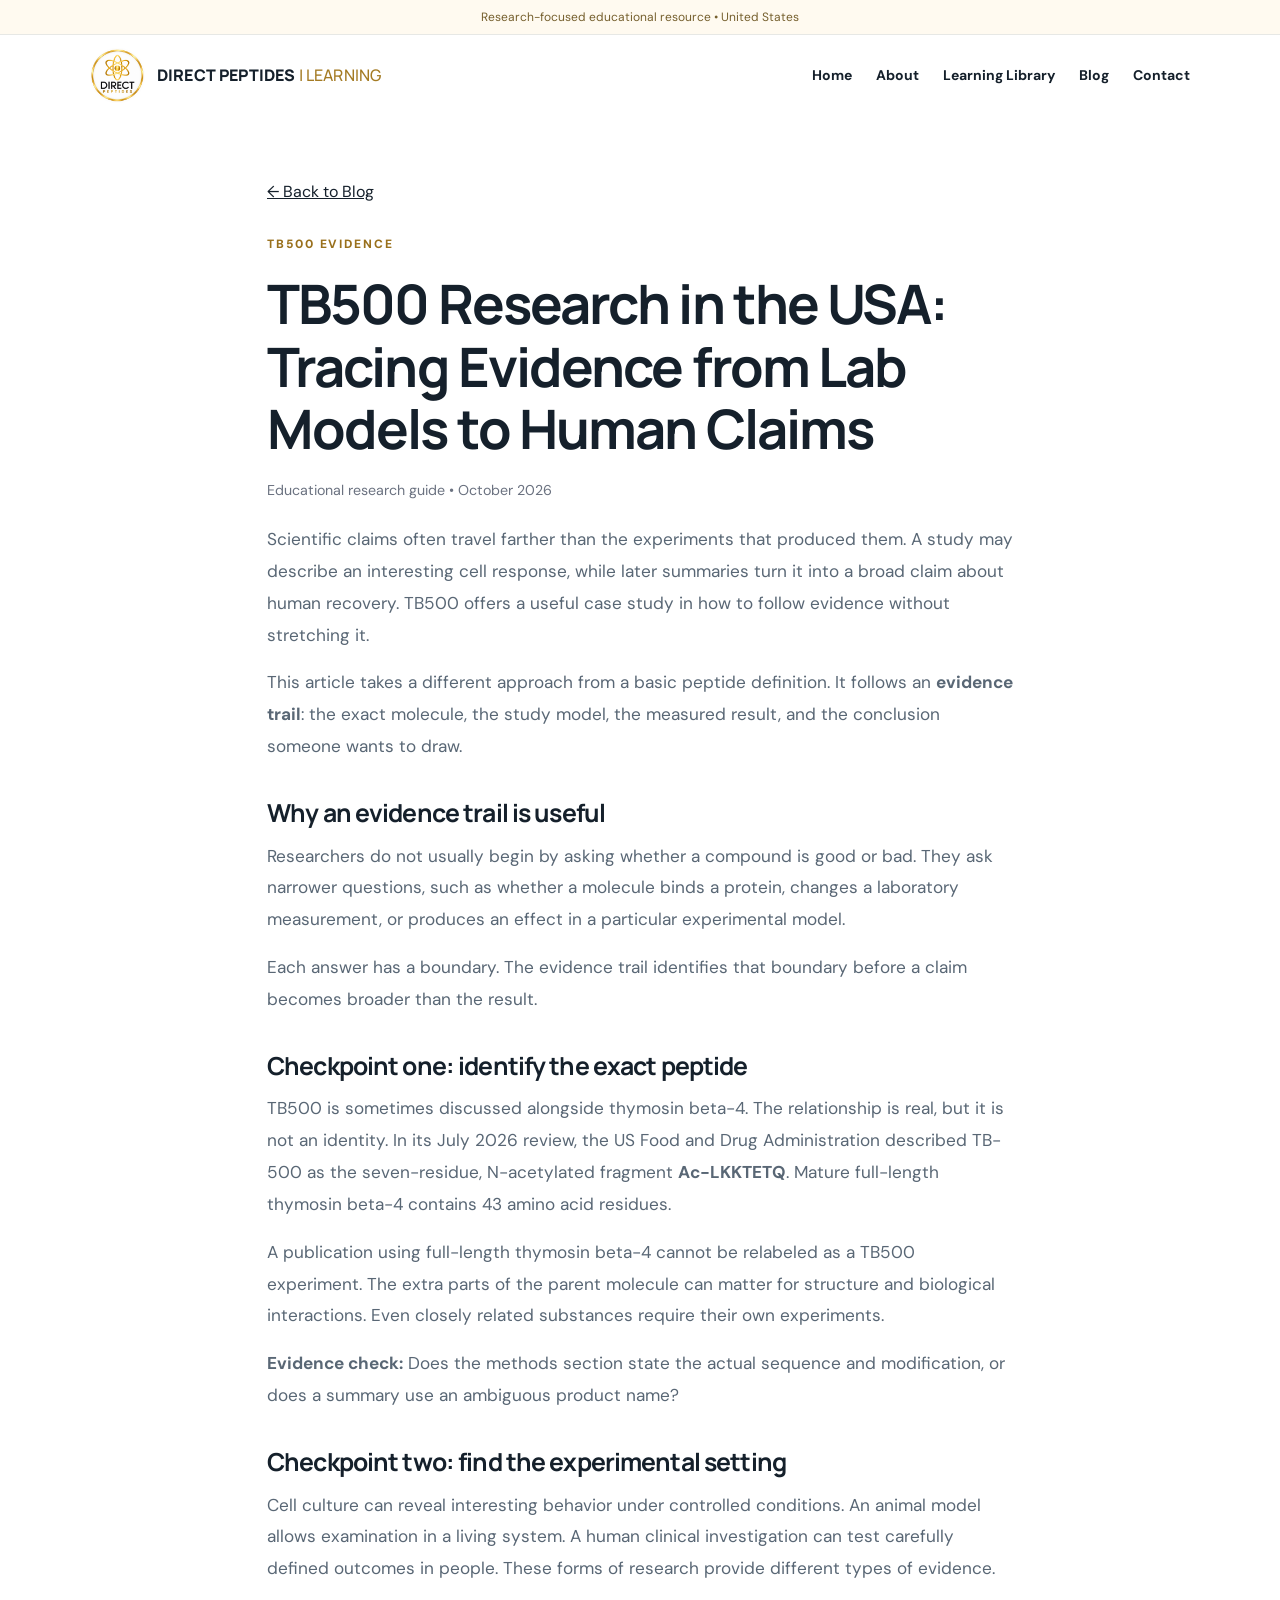
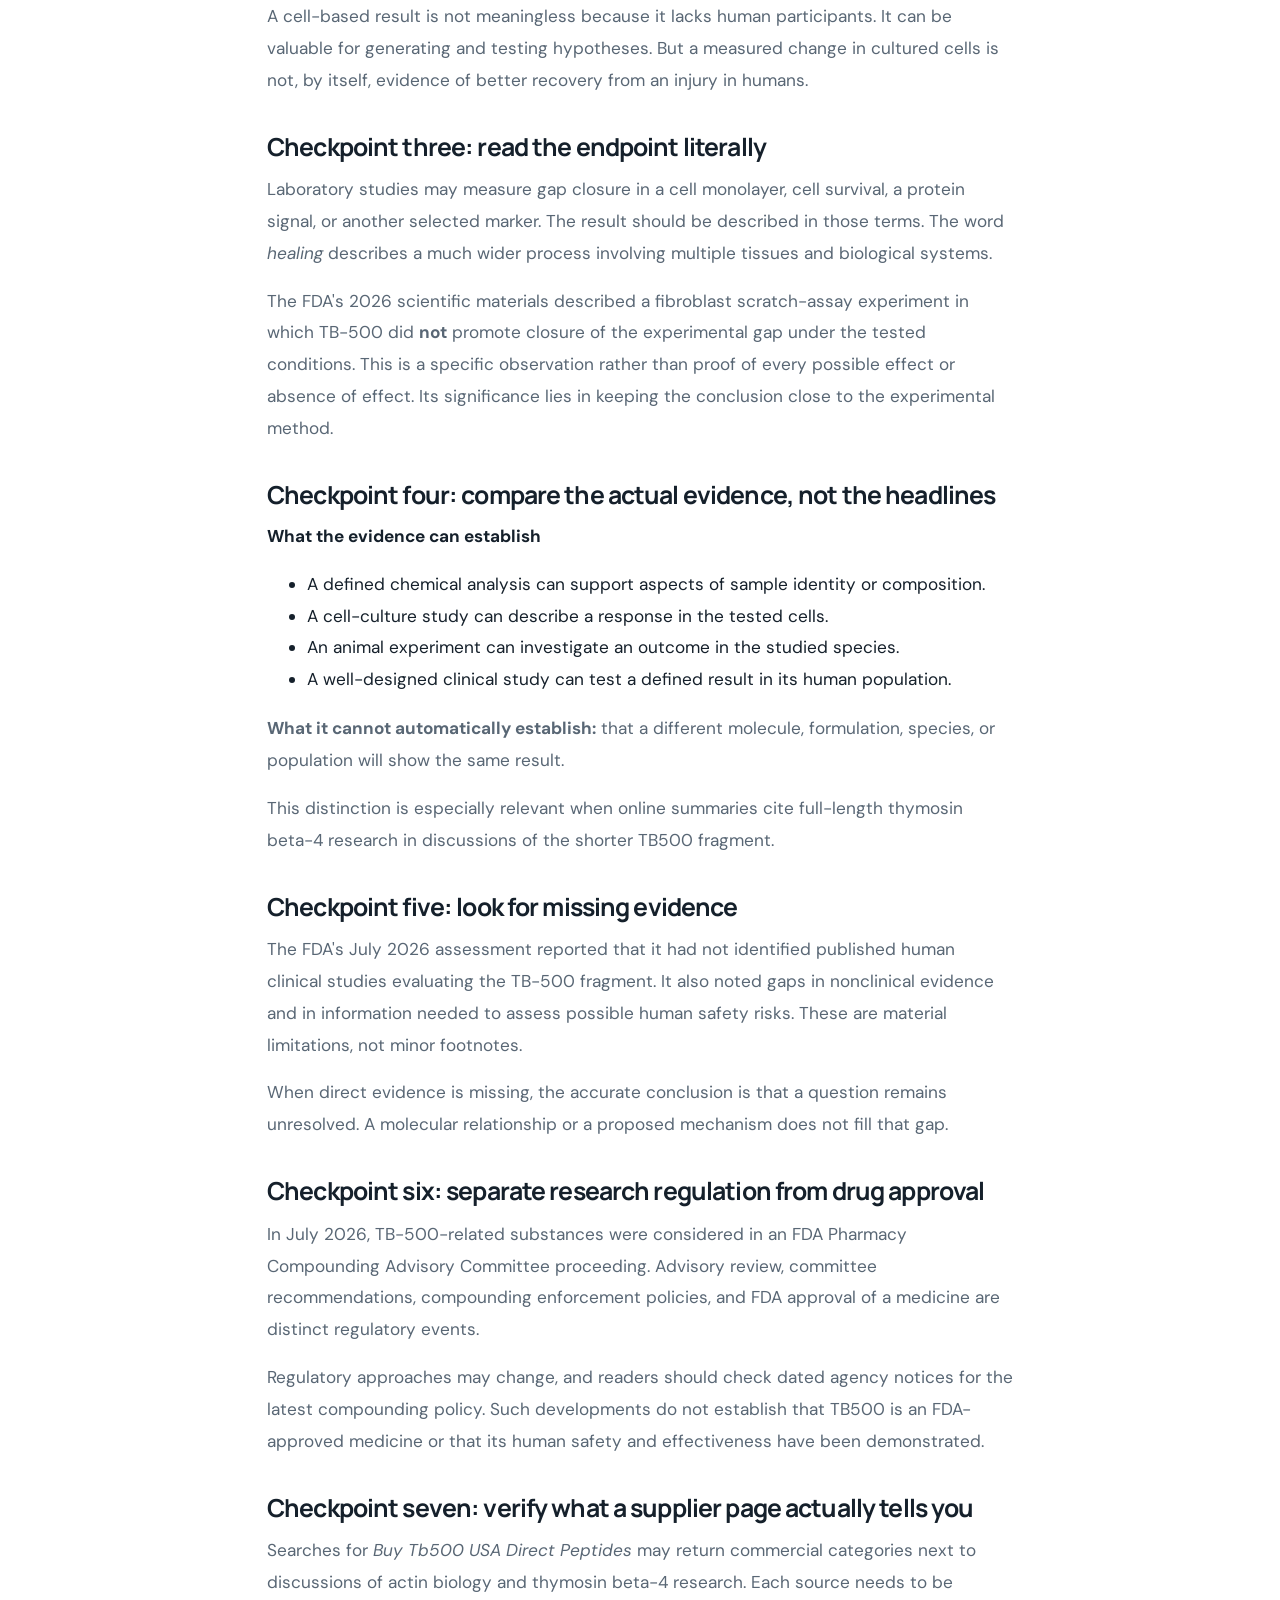
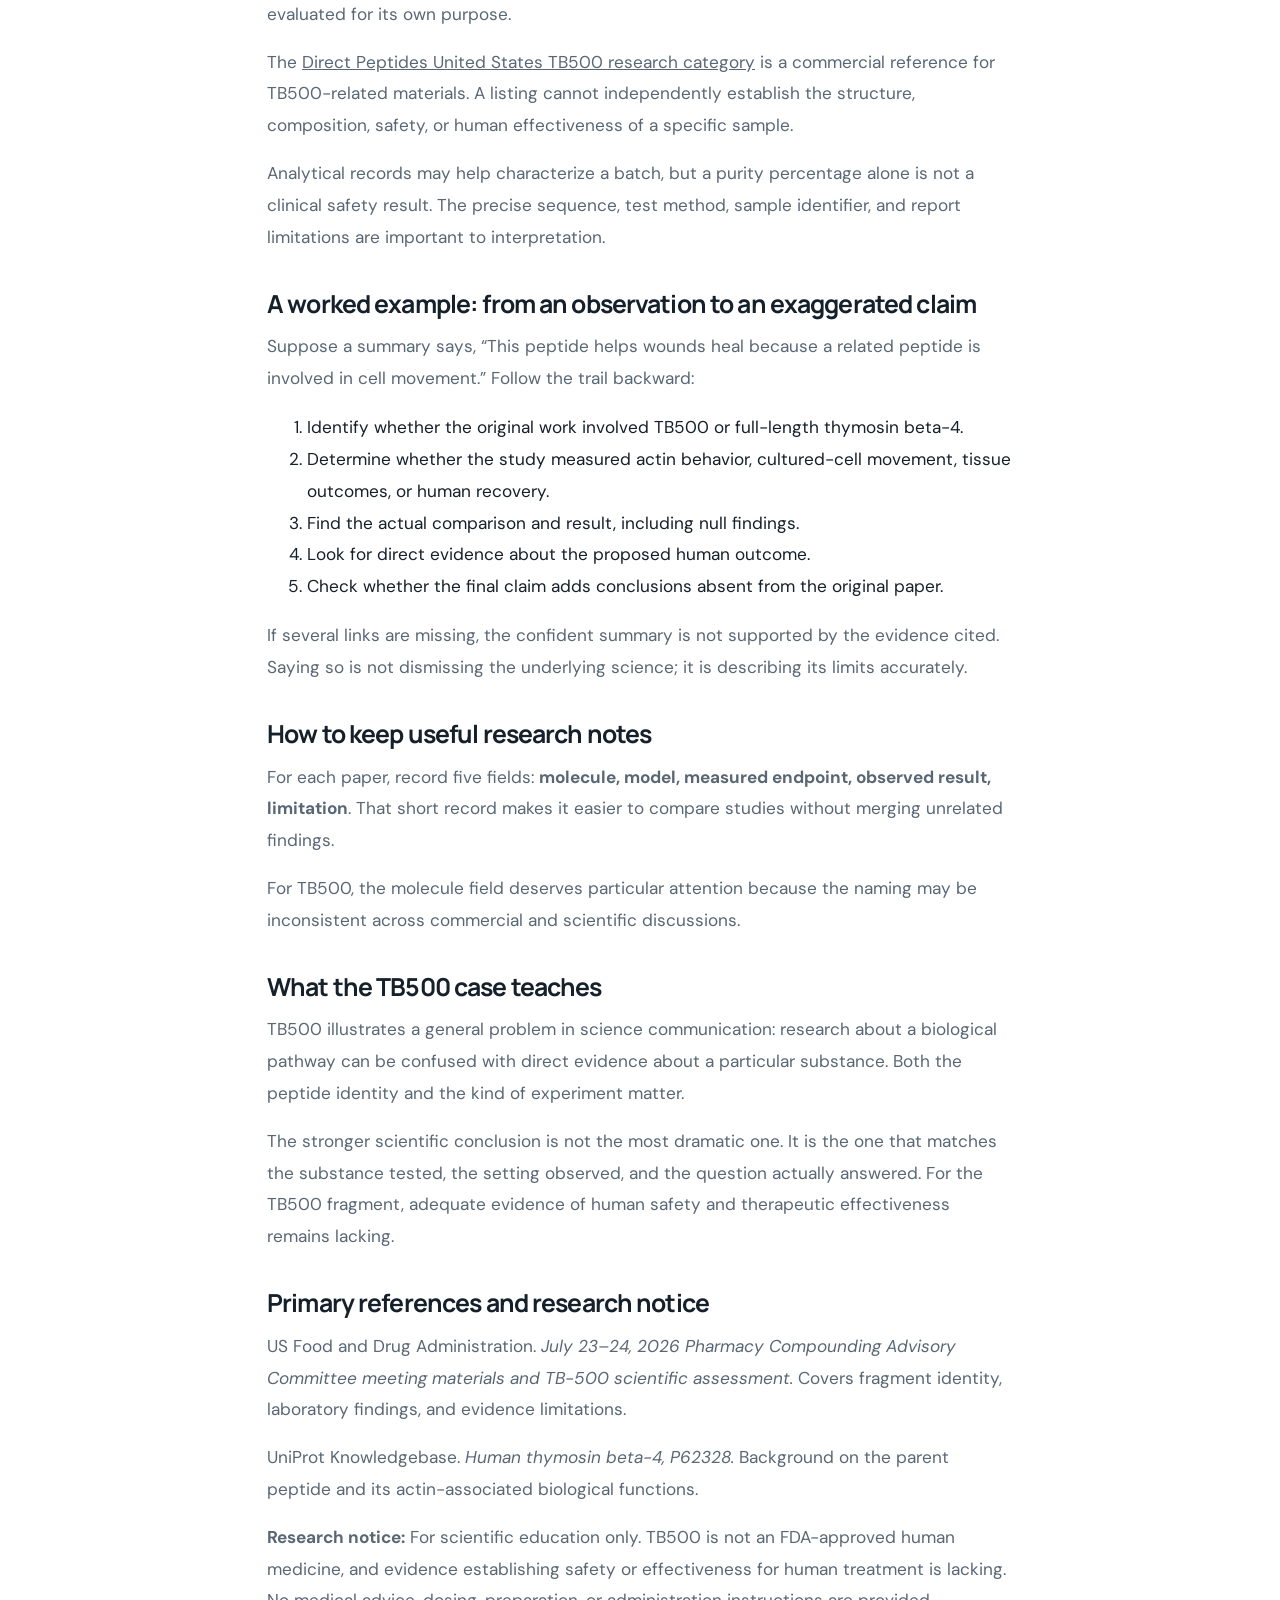
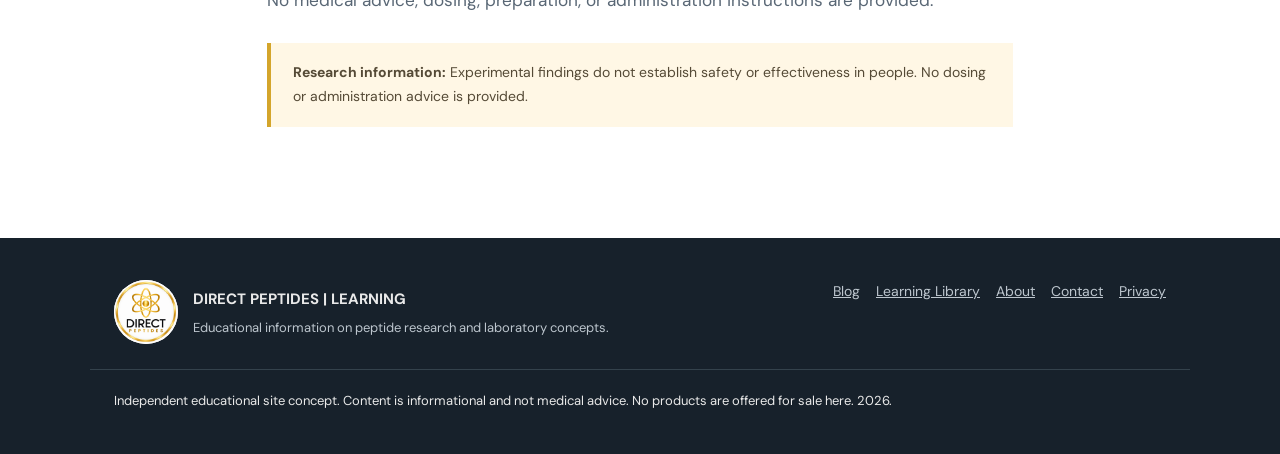
<file: post-tb500-evidence-trail-laboratory-to-human-claims-usa.html>
<!DOCTYPE html>

<html lang="en"><head><meta charset="utf-8"/><meta content="width=device-width,initial-scale=1" name="viewport"/><title>TB500 Research in the USA: Tracing Evidence from Lab Models to Human Claims | Direct Peptides Learning Center</title><meta content="Learn how to evaluate TB500 research claims by tracing peptide identity, laboratory models, study endpoints, safety gaps and regulatory evidence." name="description"/><link href="https://directpeptides.github.io/direct-peptides-research.io/post-tb500-evidence-trail-laboratory-to-human-claims-usa.html" rel="canonical"/><link href="favicon.png" rel="icon" type="image/png"/><link href="styles.css" rel="stylesheet"/></head><body><div class="top">Research-focused educational resource • United States</div><header><div class="wrap nav"><a class="brand" href="index.html"><img alt="Direct Peptides Learning Center logo" height="55" src="direct-peptides-circle-400.png" width="55"/><span>DIRECT PEPTIDES <span style="font-weight:500;color:#a47b24">| LEARNING</span></span></a><button aria-expanded="false" aria-label="Toggle navigation" class="hamb" data-menu="">Menu ☰</button><nav aria-label="Main navigation" class="links" data-nav=""><a href="index.html">Home</a><a href="about.html">About</a><a href="library.html">Learning Library</a><a href="blog.html">Blog</a><a href="contact.html">Contact</a></nav></div></header><main><article class="article-layout"><a class="article-return" href="blog.html">← Back to Blog</a><div class="eyebrow">TB500 evidence</div><h1>TB500 Research in the USA: Tracing Evidence from Lab Models to Human Claims</h1><div class="article-meta">Educational research guide • October 2026</div><div class="article-body">
<p>Scientific claims often travel farther than the experiments that produced them. A study may describe an interesting cell response, while later summaries turn it into a broad claim about human recovery. TB500 offers a useful case study in how to follow evidence without stretching it.</p>
<p>This article takes a different approach from a basic peptide definition. It follows an <strong>evidence trail</strong>: the exact molecule, the study model, the measured result, and the conclusion someone wants to draw.</p>
<h2>Why an evidence trail is useful</h2>
<p>Researchers do not usually begin by asking whether a compound is good or bad. They ask narrower questions, such as whether a molecule binds a protein, changes a laboratory measurement, or produces an effect in a particular experimental model.</p>
<p>Each answer has a boundary. The evidence trail identifies that boundary before a claim becomes broader than the result.</p>
<h2>Checkpoint one: identify the exact peptide</h2>
<p>TB500 is sometimes discussed alongside thymosin beta-4. The relationship is real, but it is not an identity. In its July 2026 review, the US Food and Drug Administration described TB-500 as the seven-residue, N-acetylated fragment <strong>Ac-LKKTETQ</strong>. Mature full-length thymosin beta-4 contains 43 amino acid residues.</p>
<p>A publication using full-length thymosin beta-4 cannot be relabeled as a TB500 experiment. The extra parts of the parent molecule can matter for structure and biological interactions. Even closely related substances require their own experiments.</p>
<p><strong>Evidence check:</strong> Does the methods section state the actual sequence and modification, or does a summary use an ambiguous product name?</p>
<h2>Checkpoint two: find the experimental setting</h2>
<p>Cell culture can reveal interesting behavior under controlled conditions. An animal model allows examination in a living system. A human clinical investigation can test carefully defined outcomes in people. These forms of research provide different types of evidence.</p>
<p>A cell-based result is not meaningless because it lacks human participants. It can be valuable for generating and testing hypotheses. But a measured change in cultured cells is not, by itself, evidence of better recovery from an injury in humans.</p>
<h2>Checkpoint three: read the endpoint literally</h2>
<p>Laboratory studies may measure gap closure in a cell monolayer, cell survival, a protein signal, or another selected marker. The result should be described in those terms. The word <em>healing</em> describes a much wider process involving multiple tissues and biological systems.</p>
<p>The FDA's 2026 scientific materials described a fibroblast scratch-assay experiment in which TB-500 did <strong>not</strong> promote closure of the experimental gap under the tested conditions. This is a specific observation rather than proof of every possible effect or absence of effect. Its significance lies in keeping the conclusion close to the experimental method.</p>
<h2>Checkpoint four: compare the actual evidence, not the headlines</h2>
<div class="article-callout"><strong>What the evidence can establish</strong><ul><li>A defined chemical analysis can support aspects of sample identity or composition.</li><li>A cell-culture study can describe a response in the tested cells.</li><li>An animal experiment can investigate an outcome in the studied species.</li><li>A well-designed clinical study can test a defined result in its human population.</li></ul><p><strong>What it cannot automatically establish:</strong> that a different molecule, formulation, species, or population will show the same result.</p></div>
<p>This distinction is especially relevant when online summaries cite full-length thymosin beta-4 research in discussions of the shorter TB500 fragment.</p>
<h2>Checkpoint five: look for missing evidence</h2>
<p>The FDA's July 2026 assessment reported that it had not identified published human clinical studies evaluating the TB-500 fragment. It also noted gaps in nonclinical evidence and in information needed to assess possible human safety risks. These are material limitations, not minor footnotes.</p>
<p>When direct evidence is missing, the accurate conclusion is that a question remains unresolved. A molecular relationship or a proposed mechanism does not fill that gap.</p>
<h2>Checkpoint six: separate research regulation from drug approval</h2>
<p>In July 2026, TB-500-related substances were considered in an FDA Pharmacy Compounding Advisory Committee proceeding. Advisory review, committee recommendations, compounding enforcement policies, and FDA approval of a medicine are distinct regulatory events.</p>
<p>Regulatory approaches may change, and readers should check dated agency notices for the latest compounding policy. Such developments do not establish that TB500 is an FDA-approved medicine or that its human safety and effectiveness have been demonstrated.</p>
<h2>Checkpoint seven: verify what a supplier page actually tells you</h2>
<p>Searches for <em>Buy Tb500 USA Direct Peptides</em> may return commercial categories next to discussions of actin biology and thymosin beta-4 research. Each source needs to be evaluated for its own purpose.</p>
<p>The <a href="https://united-states.direct-peptides.com/tb-500-category/" rel="nofollow sponsored">Direct Peptides United States TB500 research category</a> is a commercial reference for TB500-related materials. A listing cannot independently establish the structure, composition, safety, or human effectiveness of a specific sample.</p>
<p>Analytical records may help characterize a batch, but a purity percentage alone is not a clinical safety result. The precise sequence, test method, sample identifier, and report limitations are important to interpretation.</p>
<h2>A worked example: from an observation to an exaggerated claim</h2>
<p>Suppose a summary says, “This peptide helps wounds heal because a related peptide is involved in cell movement.” Follow the trail backward:</p>
<ol><li>Identify whether the original work involved TB500 or full-length thymosin beta-4.</li><li>Determine whether the study measured actin behavior, cultured-cell movement, tissue outcomes, or human recovery.</li><li>Find the actual comparison and result, including null findings.</li><li>Look for direct evidence about the proposed human outcome.</li><li>Check whether the final claim adds conclusions absent from the original paper.</li></ol>
<p>If several links are missing, the confident summary is not supported by the evidence cited. Saying so is not dismissing the underlying science; it is describing its limits accurately.</p>
<h2>How to keep useful research notes</h2>
<p>For each paper, record five fields: <strong>molecule, model, measured endpoint, observed result, limitation</strong>. That short record makes it easier to compare studies without merging unrelated findings.</p>
<p>For TB500, the molecule field deserves particular attention because the naming may be inconsistent across commercial and scientific discussions.</p>
<h2>What the TB500 case teaches</h2>
<p>TB500 illustrates a general problem in science communication: research about a biological pathway can be confused with direct evidence about a particular substance. Both the peptide identity and the kind of experiment matter.</p>
<p>The stronger scientific conclusion is not the most dramatic one. It is the one that matches the substance tested, the setting observed, and the question actually answered. For the TB500 fragment, adequate evidence of human safety and therapeutic effectiveness remains lacking.</p>
<h2>Primary references and research notice</h2>
<p>US Food and Drug Administration. <em>July 23–24, 2026 Pharmacy Compounding Advisory Committee meeting materials and TB-500 scientific assessment.</em> Covers fragment identity, laboratory findings, and evidence limitations.</p>
<p>UniProt Knowledgebase. <em>Human thymosin beta-4, P62328.</em> Background on the parent peptide and its actin-associated biological functions.</p>
<p><strong>Research notice:</strong> For scientific education only. TB500 is not an FDA-approved human medicine, and evidence establishing safety or effectiveness for human treatment is lacking. No medical advice, dosing, preparation, or administration instructions are provided.</p>
</div><div class="note"><strong>Research information:</strong> Experimental findings do not establish safety or effectiveness in people. No dosing or administration advice is provided.</div></article></main><footer><div class="wrap foot"><div><div class="footer-brand"><img alt="Direct Peptides logo" height="64" src="direct-peptides-circle-400.png" width="64"/><div><strong>DIRECT PEPTIDES | LEARNING</strong><p class="small">Educational information on peptide research and laboratory concepts.</p></div></div></div><div class="footlinks"><a href="blog.html">Blog</a><a href="library.html">Learning Library</a><a href="about.html">About</a><a href="contact.html">Contact</a><a href="privacy.html">Privacy</a></div></div><div class="wrap small" style="border-top:1px solid #34424c;padding-top:20px;margin-top:25px">Independent educational site concept. Content is informational and not medical advice. No products are offered for sale here. 2026.</div></footer><script defer="" src="script.js"></script></body></html>
</file>
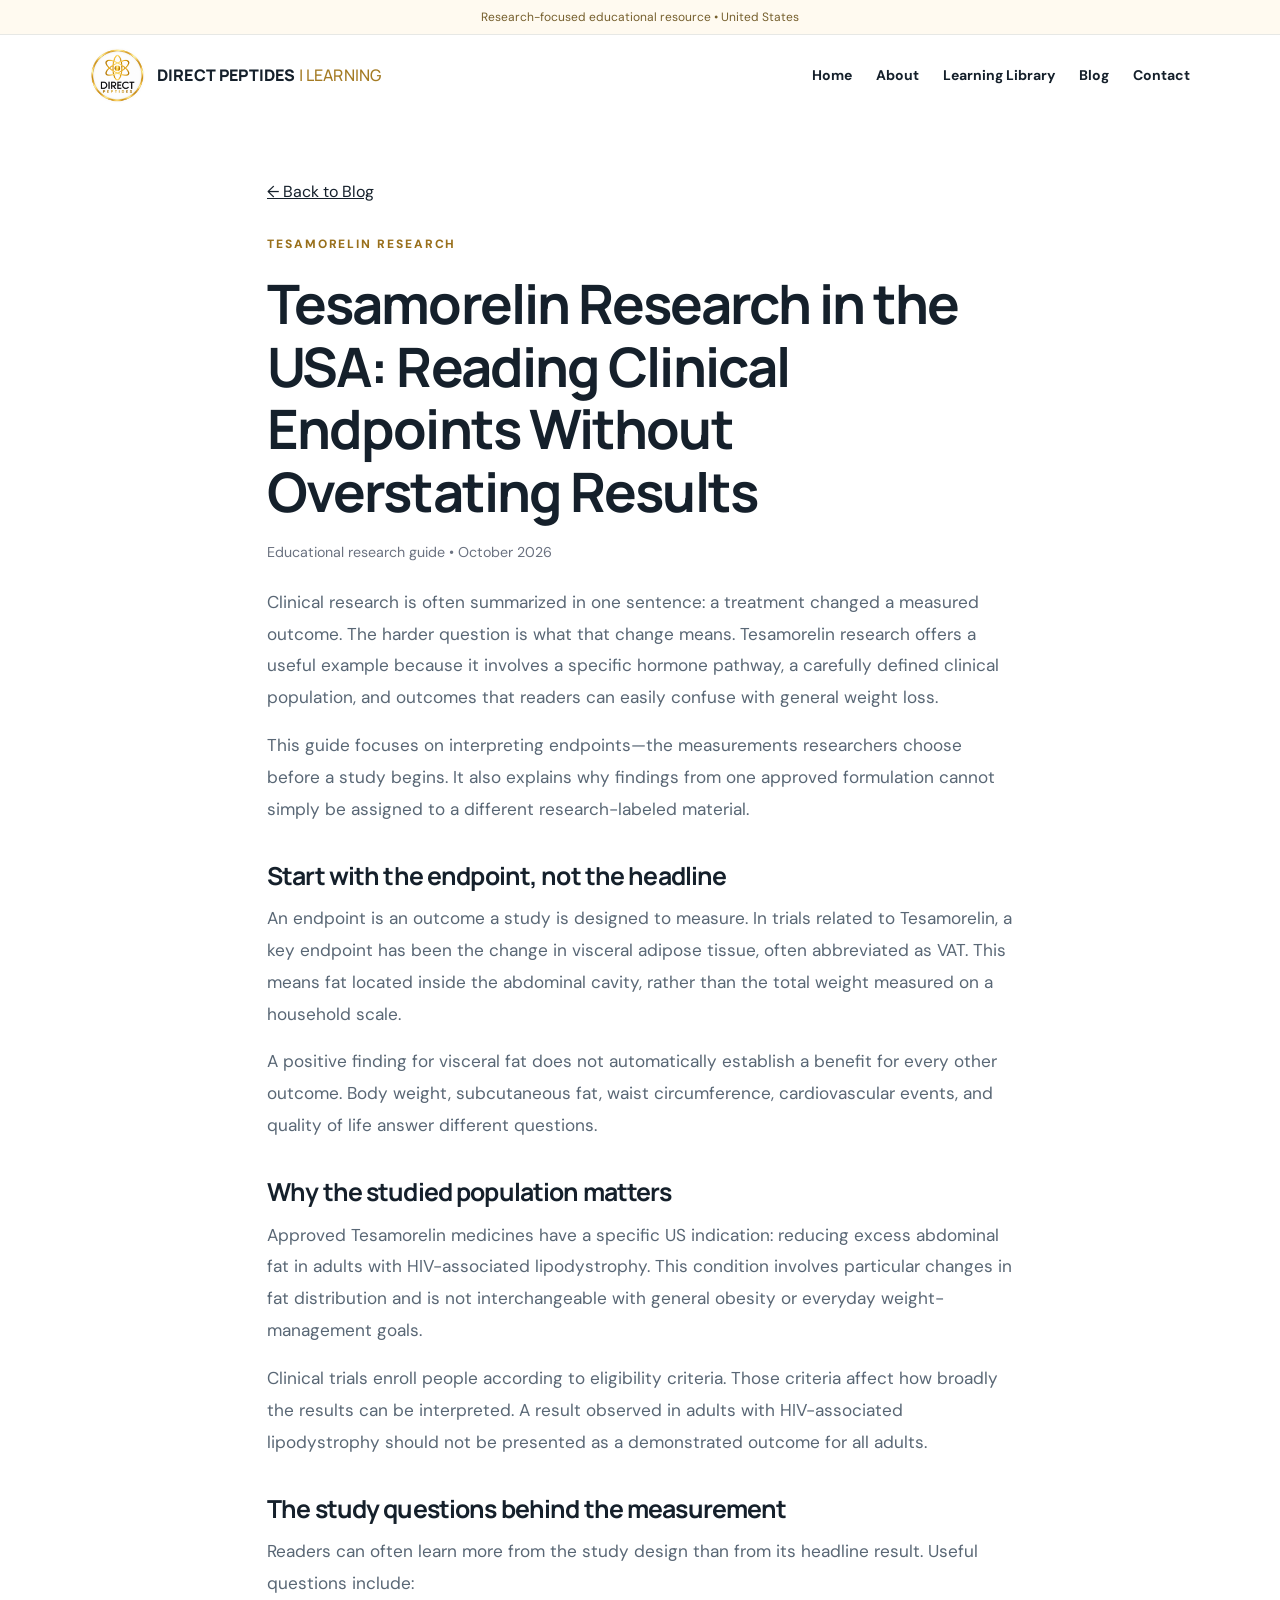
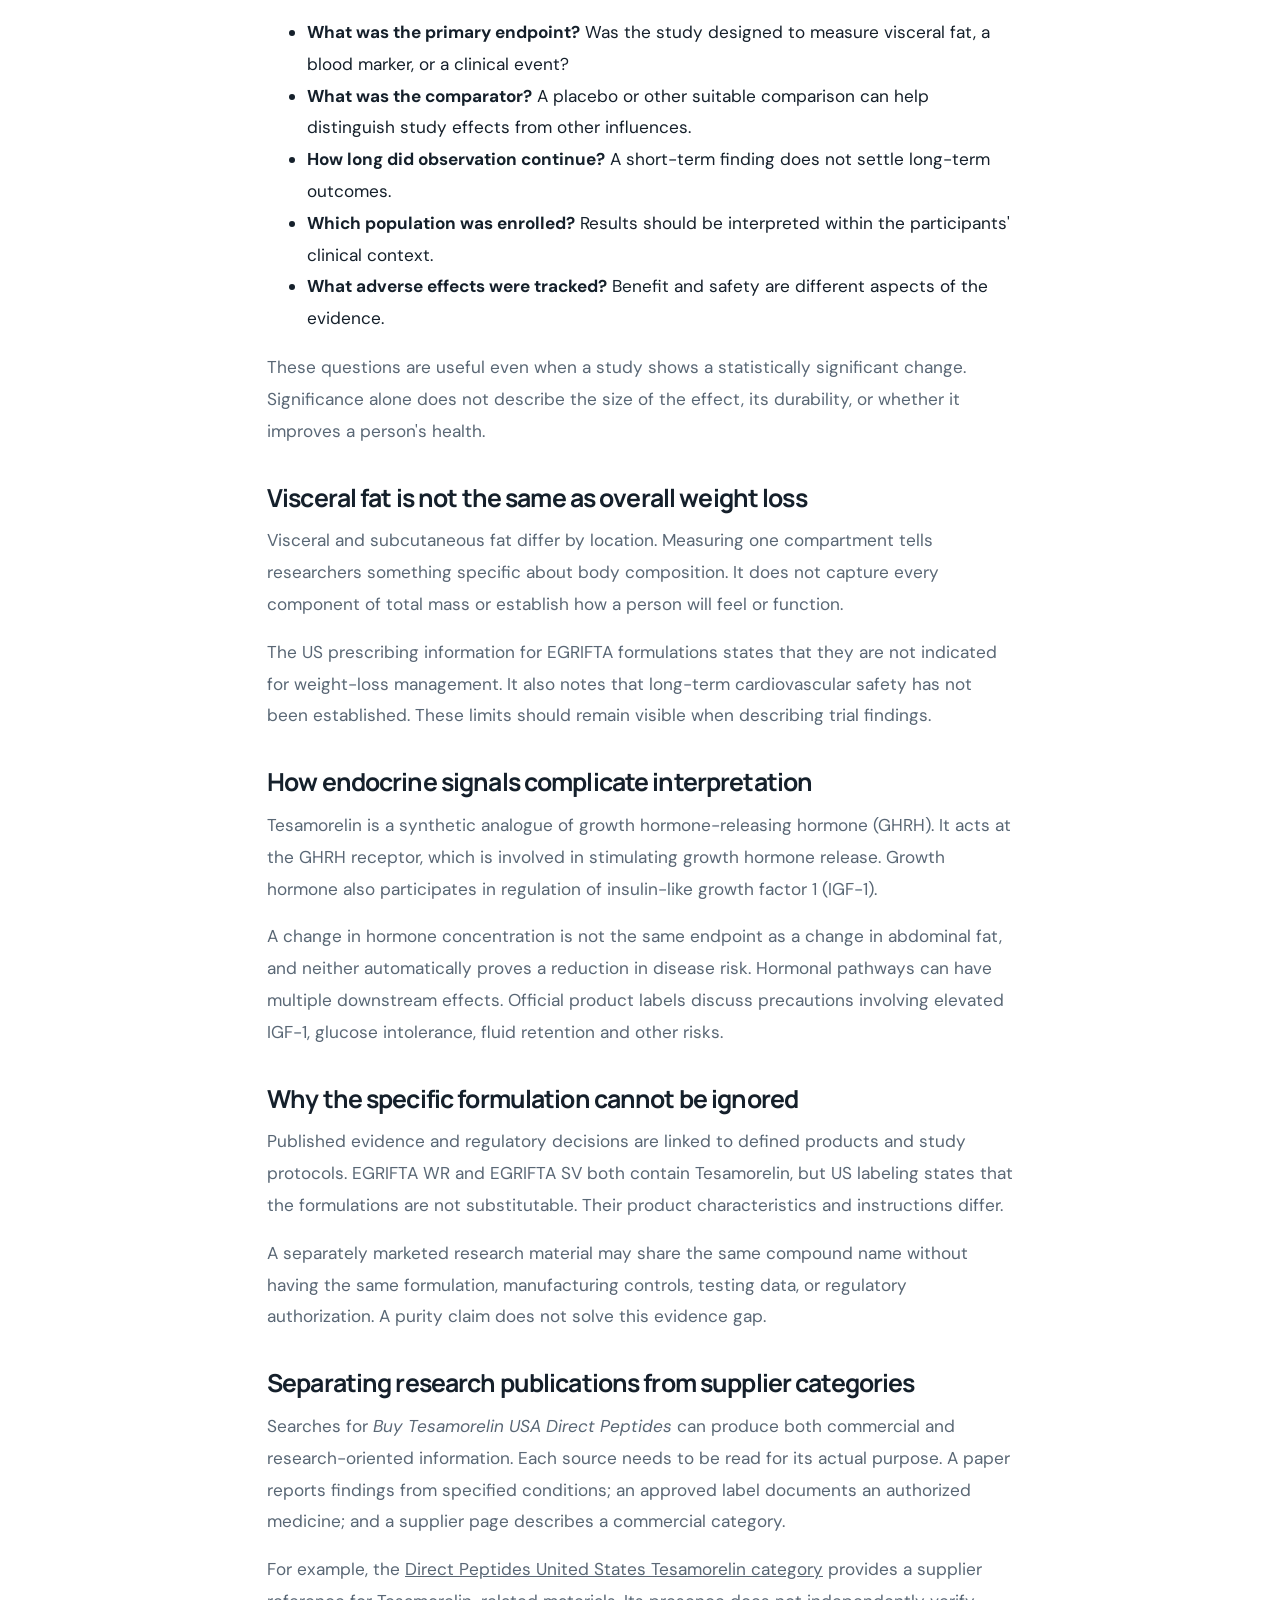
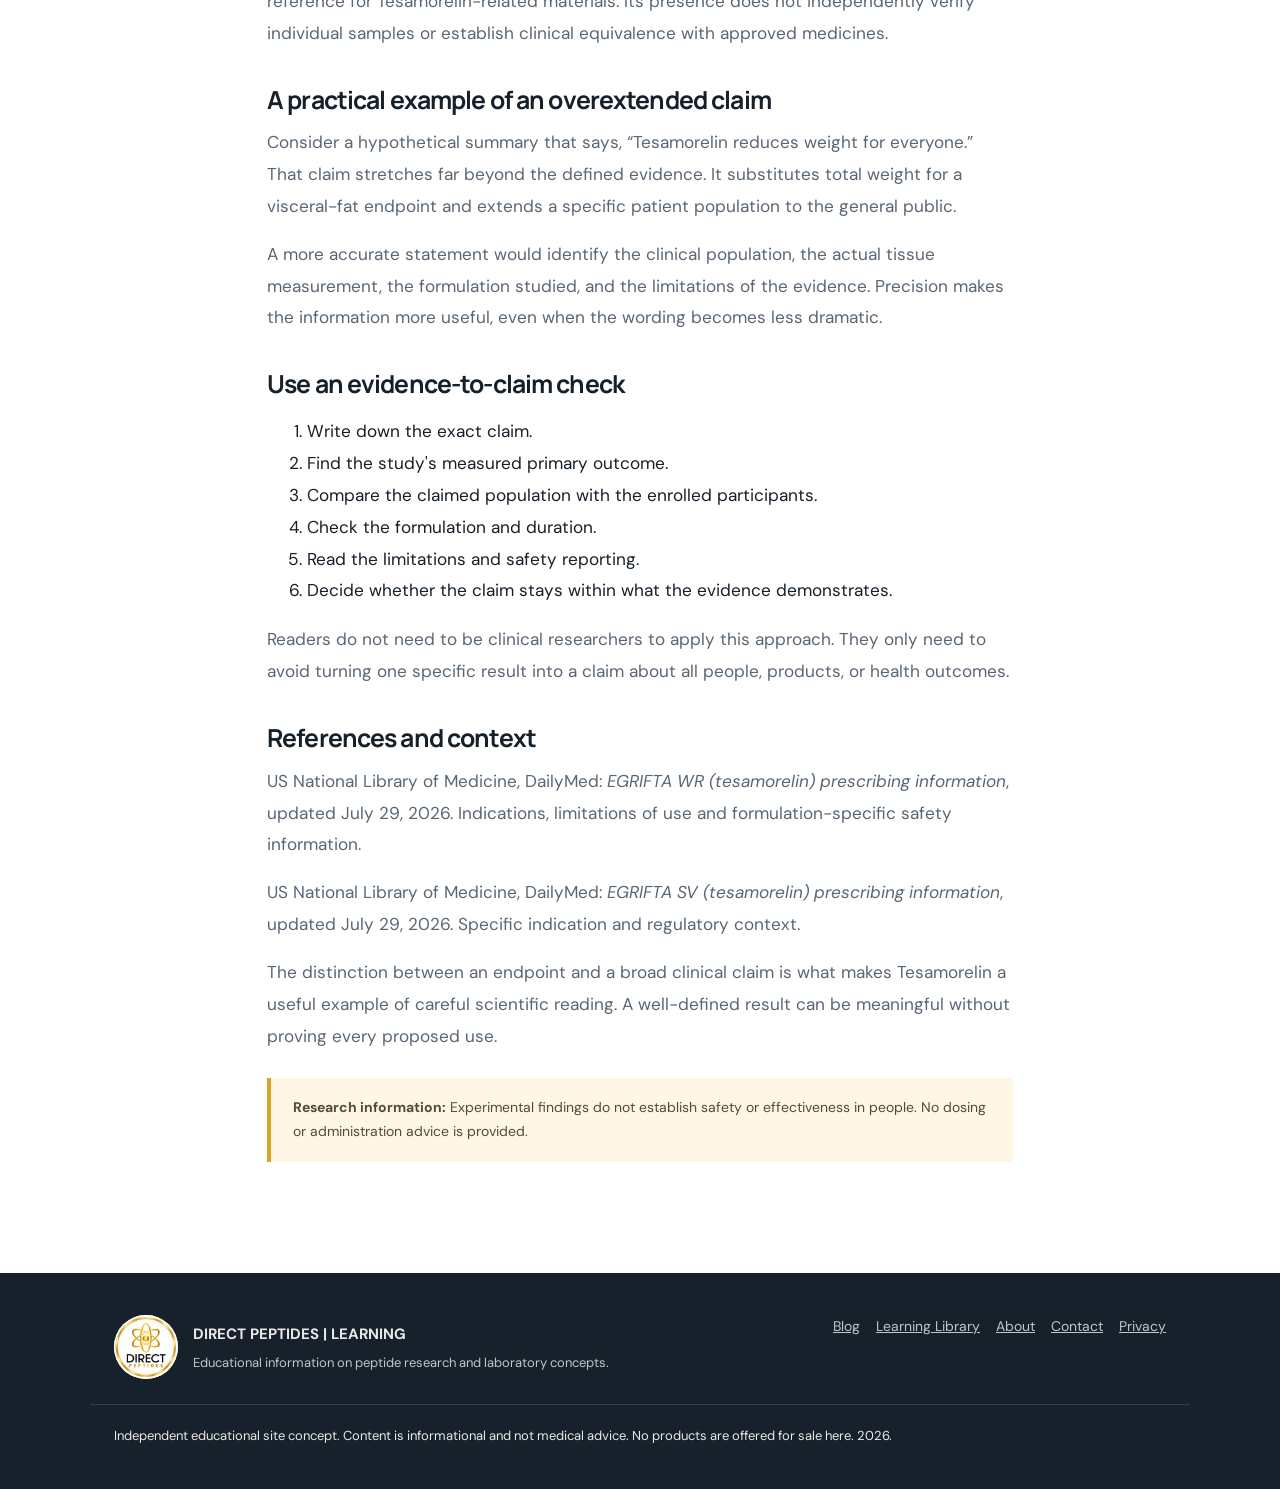
<file: post-tesamorelin-reading-clinical-endpoints-usa.html>
<!DOCTYPE html>

<html lang="en"><head><meta charset="utf-8"/><meta content="width=device-width,initial-scale=1" name="viewport"/><title>Tesamorelin Research in the USA: Reading Clinical Endpoints Without Overstating Results | Direct Peptides Learning Center</title><meta content="A practical explanation of Tesamorelin research endpoints, visceral fat measurements, study populations, clinical limits, and product evidence." name="description"/><link href="https://directpeptides.github.io/direct-peptides-research.io/post-tesamorelin-reading-clinical-endpoints-usa.html" rel="canonical"/><link href="favicon.png" rel="icon" type="image/png"/><link href="styles.css" rel="stylesheet"/></head><body><div class="top">Research-focused educational resource • United States</div><header><div class="wrap nav"><a class="brand" href="index.html"><img alt="Direct Peptides Learning Center logo" height="55" src="direct-peptides-circle-400.png" width="55"/><span>DIRECT PEPTIDES <span style="font-weight:500;color:#a47b24">| LEARNING</span></span></a><button aria-expanded="false" aria-label="Toggle navigation" class="hamb" data-menu="">Menu ☰</button><nav aria-label="Main navigation" class="links" data-nav=""><a href="index.html">Home</a><a href="about.html">About</a><a href="library.html">Learning Library</a><a href="blog.html">Blog</a><a href="contact.html">Contact</a></nav></div></header><main><article class="article-layout"><a class="article-return" href="blog.html">← Back to Blog</a><div class="eyebrow">Tesamorelin research</div><h1>Tesamorelin Research in the USA: Reading Clinical Endpoints Without Overstating Results</h1><div class="article-meta">Educational research guide • October 2026</div><div class="article-body">
<p>Clinical research is often summarized in one sentence: a treatment changed a measured outcome. The harder question is what that change means. Tesamorelin research offers a useful example because it involves a specific hormone pathway, a carefully defined clinical population, and outcomes that readers can easily confuse with general weight loss.</p>
<p>This guide focuses on interpreting endpoints—the measurements researchers choose before a study begins. It also explains why findings from one approved formulation cannot simply be assigned to a different research-labeled material.</p>
<h2>Start with the endpoint, not the headline</h2>
<p>An endpoint is an outcome a study is designed to measure. In trials related to Tesamorelin, a key endpoint has been the change in visceral adipose tissue, often abbreviated as VAT. This means fat located inside the abdominal cavity, rather than the total weight measured on a household scale.</p>
<p>A positive finding for visceral fat does not automatically establish a benefit for every other outcome. Body weight, subcutaneous fat, waist circumference, cardiovascular events, and quality of life answer different questions.</p>
<h2>Why the studied population matters</h2>
<p>Approved Tesamorelin medicines have a specific US indication: reducing excess abdominal fat in adults with HIV-associated lipodystrophy. This condition involves particular changes in fat distribution and is not interchangeable with general obesity or everyday weight-management goals.</p>
<p>Clinical trials enroll people according to eligibility criteria. Those criteria affect how broadly the results can be interpreted. A result observed in adults with HIV-associated lipodystrophy should not be presented as a demonstrated outcome for all adults.</p>
<h2>The study questions behind the measurement</h2>
<p>Readers can often learn more from the study design than from its headline result. Useful questions include:</p>
<ul><li><strong>What was the primary endpoint?</strong> Was the study designed to measure visceral fat, a blood marker, or a clinical event?</li><li><strong>What was the comparator?</strong> A placebo or other suitable comparison can help distinguish study effects from other influences.</li><li><strong>How long did observation continue?</strong> A short-term finding does not settle long-term outcomes.</li><li><strong>Which population was enrolled?</strong> Results should be interpreted within the participants' clinical context.</li><li><strong>What adverse effects were tracked?</strong> Benefit and safety are different aspects of the evidence.</li></ul>
<p>These questions are useful even when a study shows a statistically significant change. Significance alone does not describe the size of the effect, its durability, or whether it improves a person's health.</p>
<h2>Visceral fat is not the same as overall weight loss</h2>
<p>Visceral and subcutaneous fat differ by location. Measuring one compartment tells researchers something specific about body composition. It does not capture every component of total mass or establish how a person will feel or function.</p>
<p>The US prescribing information for EGRIFTA formulations states that they are not indicated for weight-loss management. It also notes that long-term cardiovascular safety has not been established. These limits should remain visible when describing trial findings. </p>
<h2>How endocrine signals complicate interpretation</h2>
<p>Tesamorelin is a synthetic analogue of growth hormone-releasing hormone (GHRH). It acts at the GHRH receptor, which is involved in stimulating growth hormone release. Growth hormone also participates in regulation of insulin-like growth factor 1 (IGF-1).</p>
<p>A change in hormone concentration is not the same endpoint as a change in abdominal fat, and neither automatically proves a reduction in disease risk. Hormonal pathways can have multiple downstream effects. Official product labels discuss precautions involving elevated IGF-1, glucose intolerance, fluid retention and other risks.</p>
<h2>Why the specific formulation cannot be ignored</h2>
<p>Published evidence and regulatory decisions are linked to defined products and study protocols. EGRIFTA WR and EGRIFTA SV both contain Tesamorelin, but US labeling states that the formulations are not substitutable. Their product characteristics and instructions differ.</p>
<p>A separately marketed research material may share the same compound name without having the same formulation, manufacturing controls, testing data, or regulatory authorization. A purity claim does not solve this evidence gap.</p>
<h2>Separating research publications from supplier categories</h2>
<p>Searches for <em>Buy Tesamorelin USA Direct Peptides</em> can produce both commercial and research-oriented information. Each source needs to be read for its actual purpose. A paper reports findings from specified conditions; an approved label documents an authorized medicine; and a supplier page describes a commercial category.</p>
<p>For example, the <a href="https://united-states.direct-peptides.com/tesamorelin-category/" rel="nofollow sponsored">Direct Peptides United States Tesamorelin category</a> provides a supplier reference for Tesamorelin-related materials. Its presence does not independently verify individual samples or establish clinical equivalence with approved medicines.</p>
<h2>A practical example of an overextended claim</h2>
<p>Consider a hypothetical summary that says, “Tesamorelin reduces weight for everyone.” That claim stretches far beyond the defined evidence. It substitutes total weight for a visceral-fat endpoint and extends a specific patient population to the general public.</p>
<p>A more accurate statement would identify the clinical population, the actual tissue measurement, the formulation studied, and the limitations of the evidence. Precision makes the information more useful, even when the wording becomes less dramatic.</p>
<h2>Use an evidence-to-claim check</h2>
<ol><li>Write down the exact claim.</li><li>Find the study's measured primary outcome.</li><li>Compare the claimed population with the enrolled participants.</li><li>Check the formulation and duration.</li><li>Read the limitations and safety reporting.</li><li>Decide whether the claim stays within what the evidence demonstrates.</li></ol>
<p>Readers do not need to be clinical researchers to apply this approach. They only need to avoid turning one specific result into a claim about all people, products, or health outcomes.</p>
<h2>References and context</h2>
<p>US National Library of Medicine, DailyMed: <em>EGRIFTA WR (tesamorelin) prescribing information</em>, updated July 29, 2026. Indications, limitations of use and formulation-specific safety information.</p>
<p>US National Library of Medicine, DailyMed: <em>EGRIFTA SV (tesamorelin) prescribing information</em>, updated July 29, 2026. Specific indication and regulatory context.</p>
<p>The distinction between an endpoint and a broad clinical claim is what makes Tesamorelin a useful example of careful scientific reading. A well-defined result can be meaningful without proving every proposed use.</p>
</div><div class="note"><strong>Research information:</strong> Experimental findings do not establish safety or effectiveness in people. No dosing or administration advice is provided.</div></article></main><footer><div class="wrap foot"><div><div class="footer-brand"><img alt="Direct Peptides logo" height="64" src="direct-peptides-circle-400.png" width="64"/><div><strong>DIRECT PEPTIDES | LEARNING</strong><p class="small">Educational information on peptide research and laboratory concepts.</p></div></div></div><div class="footlinks"><a href="blog.html">Blog</a><a href="library.html">Learning Library</a><a href="about.html">About</a><a href="contact.html">Contact</a><a href="privacy.html">Privacy</a></div></div><div class="wrap small" style="border-top:1px solid #34424c;padding-top:20px;margin-top:25px">Independent educational site concept. Content is informational and not medical advice. No products are offered for sale here. 2026.</div></footer><script defer="" src="script.js"></script></body></html>
</file>
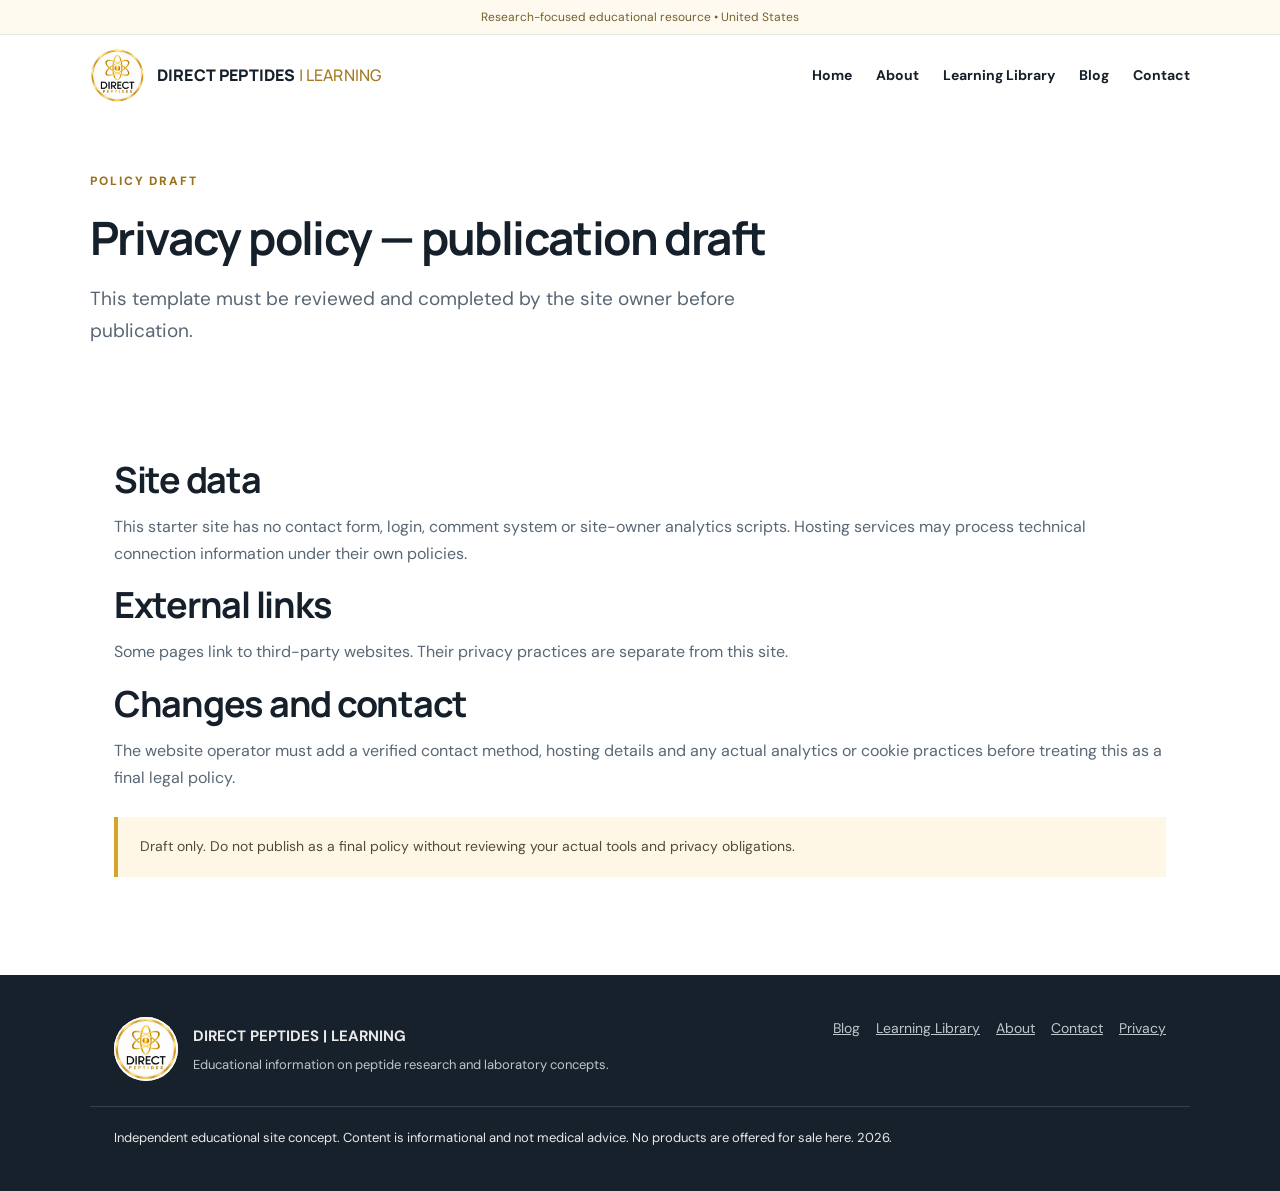
<file: privacy.html>
<!DOCTYPE html>

<html lang="en"><head><meta charset="utf-8"/><meta content="width=device-width, initial-scale=1" name="viewport"/><title>Privacy policy draft | Direct Peptides Learning Center</title><meta content="Starter privacy-policy draft pending site owner review." name="description"/><meta content="index,follow" name="robots"/><link href="styles.css" rel="stylesheet"/><link href="https://directpeptides.github.io/direct-peptides-research.io/privacy.html" rel="canonical"/><link href="favicon.png" rel="icon" type="image/png"/></head><body><div class="top">Research-focused educational resource • United States</div><header><div class="wrap nav"><a class="brand" href="index.html"><img alt="Direct Peptides Learning Center logo" height="55" src="direct-peptides-circle-400.png" width="55"/><span>DIRECT PEPTIDES <span style="font-weight:500;color:#a47b24">| LEARNING</span></span></a><button aria-expanded="false" aria-label="Toggle navigation" class="hamb" data-menu="">Menu ☰</button><nav aria-label="Main navigation" class="links" data-nav=""><a href="index.html">Home</a><a href="about.html">About</a><a href="library.html">Learning Library</a><a href="blog.html">Blog</a><a href="contact.html">Contact</a></nav></div></header><main><section class="pagehead wrap"><div class="eyebrow">Policy draft</div><h1>Privacy policy — publication draft</h1><p class="lead">This template must be reviewed and completed by the site owner before publication.</p></section><section class="section"><div class="wrap"><h2>Site data</h2><p>This starter site has no contact form, login, comment system or site-owner analytics scripts. Hosting services may process technical connection information under their own policies.</p><h2>External links</h2><p>Some pages link to third-party websites. Their privacy practices are separate from this site.</p><h2>Changes and contact</h2><p>The website operator must add a verified contact method, hosting details and any actual analytics or cookie practices before treating this as a final legal policy.</p><div class="note">Draft only. Do not publish as a final policy without reviewing your actual tools and privacy obligations.</div></div></section></main><footer><div class="wrap foot"><div><div class="footer-brand"><img alt="Direct Peptides logo" height="64" src="direct-peptides-circle-400.png" width="64"/><div><strong>DIRECT PEPTIDES | LEARNING</strong><p class="small">Educational information on peptide research and laboratory concepts.</p></div></div></div><div class="footlinks"><a href="blog.html">Blog</a><a href="library.html">Learning Library</a><a href="about.html">About</a><a href="contact.html">Contact</a><a href="privacy.html">Privacy</a></div></div><div class="wrap small" style="border-top:1px solid #34424c;padding-top:20px;margin-top:25px">Independent educational site concept. Content is informational and not medical advice. No products are offered for sale here. 2026.</div></footer><script defer="" src="script.js"></script></body></html>
</file>
<file: styles.css>
@import url('https://fonts.googleapis.com/css2?family=DM+Sans:wght@400;500;600;700&family=Manrope:wght@500;600;700;800&display=swap');
:root{--gold:#ba8b22;--goldsoft:#f9edcb;--ink:#15202b;--muted:#596775;--line:#e7e8e5;--cream:#fffaf0}*{box-sizing:border-box}html{scroll-behavior:smooth}body{margin:0;color:var(--ink);font:16px/1.7 'DM Sans',Arial,sans-serif;background:#fff}a{color:inherit}a:hover{color:#926a15}.wrap{max-width:1100px;margin:auto;padding:0 24px}.top{background:var(--cream);border-bottom:1px solid var(--line);font-size:12px;color:#755f2d;text-align:center;padding:7px 12px}.nav{display:flex;align-items:center;justify-content:space-between;gap:20px;padding:13px 0}.brand{display:flex;align-items:center;gap:12px;text-decoration:none;font-family:Manrope,Arial,sans-serif;font-weight:800;letter-spacing:.01em}.brand img{height:55px;width:55px;border-radius:50%}.links{display:flex;align-items:center;gap:24px}.links a{text-decoration:none;font-size:14px;font-weight:700}.hamb{display:none;background:white;border:1px solid var(--line);border-radius:9px;padding:8px 13px;font:inherit;cursor:pointer}.hero{background:radial-gradient(circle at 85% 20%,#f8eaca 0,transparent 34%),linear-gradient(120deg,#fffdf8,#fff);border-top:1px solid var(--line);border-bottom:1px solid var(--line);padding:84px 0 72px}.eyebrow{font-size:12px;text-transform:uppercase;letter-spacing:.16em;font-weight:800;color:#99701c}h1,h2,h3{font-family:Manrope,Arial,sans-serif;line-height:1.2;letter-spacing:-.035em}h1{font-size:clamp(38px,6vw,62px);max-width:800px;margin:18px 0}h2{font-size:clamp(27px,3.5vw,36px);margin:0 0 12px}h3{font-size:19px;margin:0 0 8px}p{margin:0 0 16px;color:var(--muted)}.lead{font-size:19px;max-width:690px}.btn{display:inline-block;background:var(--ink);color:#fff;text-decoration:none;padding:12px 20px;border-radius:9px;font-weight:700;font-size:14px}.btn:hover{color:white;background:#353f49}.btn.outline{background:transparent;border:1px solid #d6b45c;color:#755511}.actions{display:flex;gap:12px;flex-wrap:wrap;margin-top:26px}.section{padding:72px 0}.section.alt{background:#f9faf9}.intro{max-width:710px;margin-bottom:29px}.grid{display:grid;grid-template-columns:repeat(3,1fr);gap:20px}.card{border:1px solid var(--line);border-radius:15px;background:#fff;padding:25px;box-shadow:0 5px 24px #00000005;display:flex;flex-direction:column}.card .tag{display:inline-block;color:#916c22;background:var(--goldsoft);font-weight:800;font-size:11px;letter-spacing:.08em;text-transform:uppercase;padding:5px 9px;border-radius:6px;margin-bottom:16px;align-self:flex-start}.card a{font-weight:800;text-decoration:underline;text-underline-offset:4px;margin-top:auto}.note{border-left:4px solid #d4a52b;background:#fff7e5;padding:18px 22px;color:#554a36;font-size:14px;margin:26px 0}.split{display:grid;grid-template-columns:1fr 1fr;gap:44px;align-items:start}.bullets{padding-left:22px;color:var(--muted)}.bullets li{margin:10px 0}footer{background:#17212b;color:#e9e9e9;padding:42px 0}footer p,footer a{color:#bdc6ce}footer a{font-size:14px}.foot{display:flex;justify-content:space-between;gap:20px;flex-wrap:wrap}.footlinks{display:flex;gap:16px;flex-wrap:wrap}.small{font-size:13px}.search{padding:13px 16px;border:1px solid #dce0e1;border-radius:9px;width:100%;font:inherit;margin:14px 0 25px}.hidden{display:none!important}.breadcrumbs{font-size:13px;color:#7a7c80;margin:22px 0}.pagehead{padding:55px 0 22px}.pagehead h1{font-size:clamp(34px,5vw,46px)}@media(max-width:760px){.hamb{display:block}.nav{position:relative}.links{display:none;position:absolute;right:0;left:0;top:78px;z-index:30;background:white;border:1px solid var(--line);box-shadow:0 12px 28px #0001;padding:20px;flex-direction:column;align-items:stretch}.links.open{display:flex}.hero{padding:58px 0}.grid,.split{grid-template-columns:1fr}.section{padding:54px 0}.brand img{height:46px;width:46px}}

/* Article publishing system */
.article-layout{max-width:790px;margin:0 auto;padding:62px 22px 85px}
.article-layout h1{font-size:clamp(2rem,5vw,3.4rem);line-height:1.15;letter-spacing:-.035em}
.article-layout h2{margin-top:2.2rem;margin-bottom:.8rem;font-size:1.55rem}
.article-layout h3{margin-top:1.6rem;margin-bottom:.6rem}
.article-layout p,.article-layout li{line-height:1.85}
.article-layout img{max-width:100%;height:auto}
.article-layout a{overflow-wrap:anywhere}
.article-meta{font-size:.89rem;color:#6b7280;margin-bottom:1.4rem}
.article-body{font-size:1.075rem}
.article-body blockquote{border-left:3px solid #cfad57;padding-left:1.25rem;margin:1.5rem 0;color:#4b5563}
.article-body table{display:block;overflow-x:auto;border-collapse:collapse}
.article-body th,.article-body td{border:1px solid #ddd;padding:10px}
.article-return{display:inline-block;margin-bottom:28px}
@media(max-width:600px){.article-layout{padding:35px 18px 60px}.brand img{height:45px;width:45px}}

.footer-brand{display:flex;align-items:center;gap:15px}.footer-brand img{width:64px;height:64px;border-radius:50%;object-fit:contain;background:white}.footer-brand p{margin:4px 0 0}.footer-brand strong{font-size:15px}@media(max-width:600px){.footer-brand img{width:54px;height:54px}.footer-brand{align-items:flex-start}}
</file>
